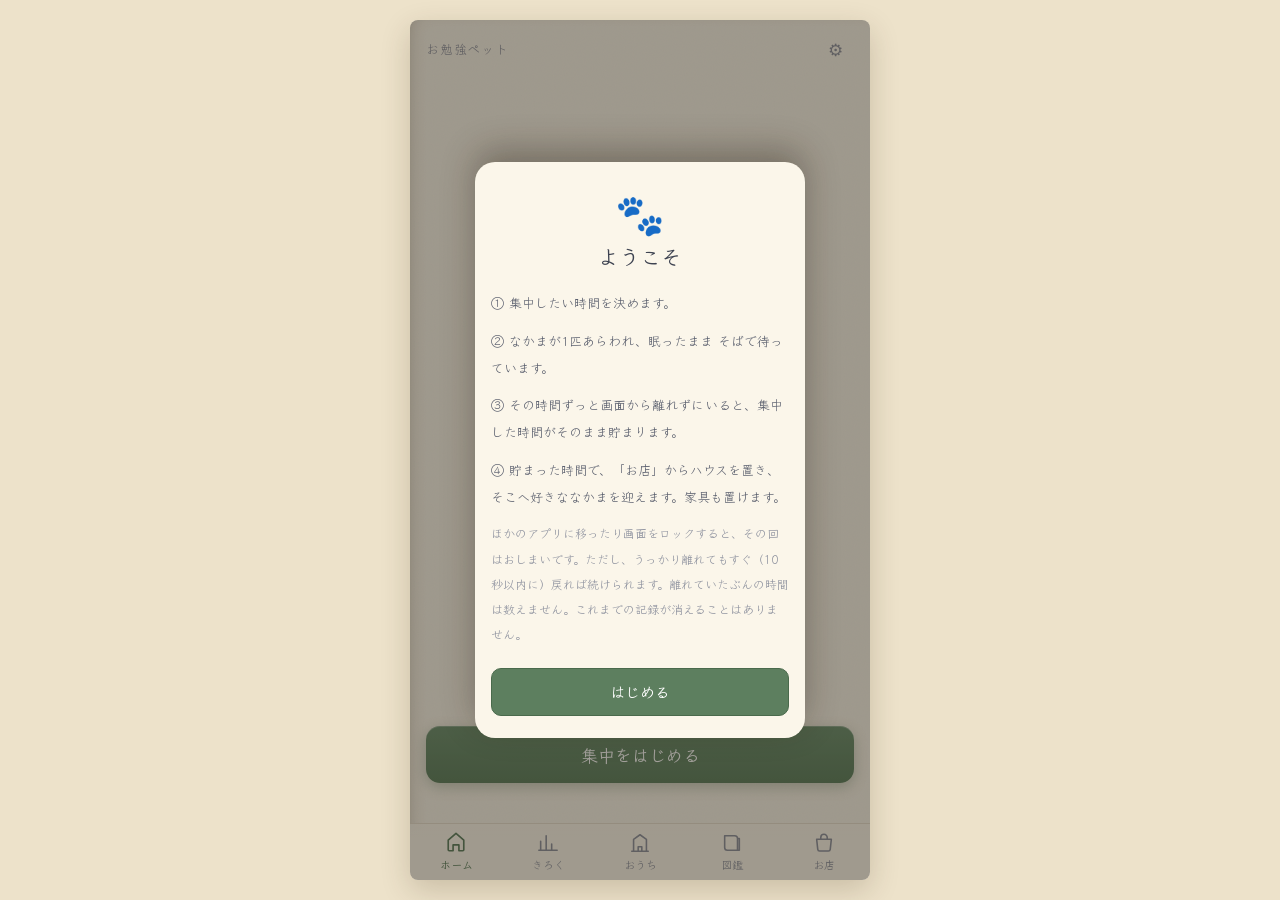
<file: index.html>
<!doctype html>
<html lang="ja">
<head>
<meta charset="utf-8">
<meta name="viewport" content="width=device-width, initial-scale=1, viewport-fit=cover">
<title>お勉強ペット</title>
<meta name="description" content="決めた時間だけ集中する。やりきると、なかまがおうちに増えていく。">
<link rel="manifest" href="manifest.webmanifest?v=2">
<link rel="apple-touch-icon" href="apple-touch-icon.png?v=2">
<!-- iPhoneでホーム画面に追加するときの名前。manifestのshort_nameより優先され、
     HTMLはネット優先で配るので、名前を変えたときすぐ反映される -->
<meta name="apple-mobile-web-app-title" content="お勉強ペット">
<meta name="apple-mobile-web-app-capable" content="yes">
<meta name="apple-mobile-web-app-status-bar-style" content="black-translucent">
<meta name="theme-color" content="#fbf6ea">
<style>
  @import url('fonts/fonts.css');
  @font-face { font-family: 'system-fallback'; src: local(''); }

  :root {
    /* 紙 */
    --paper:    #fbf6ea;
    --paper-2:  #f5eddb;
    --paper-3:  #ede2ca;
    --edge:     rgba(122, 102, 62, 0.16);
    --edge-2:   rgba(122, 102, 62, 0.30);
    /* 墨 */
    --ink:      #3d4250;
    --ink-2:    #575c6b;
    --ink-3:    #8d919e;
    --ink-4:    rgba(122, 126, 140, 0.45);
    /* 色 */
    --accent:   #5d7f5f;
    --accent-d: #4a6a4c;
    --accent-l: #86a878;
    --gold:     #a8822f;
    --warm:     #bd6f5f;
    /* 家具の輪郭。太い濃い線でかたちを立たせる */
    --line:     #3f342c;
    /* 文字寸 */
    --t-xs: 11px; --t-sm: 12px; --t-md: 13px; --t-base: 15px;
    --t-lg: 17px; --t-xl: 21px; --t-num: 44px;
    /* 余白 */
    --s1: 4px; --s2: 8px; --s3: 12px; --s4: 16px; --s5: 22px; --s6: 30px; --s7: 40px;
    /* 角 */
    --r-sm: 10px; --r-md: 14px; --r-lg: 20px; --r-full: 999px;
    /* 影 */
    --sh-1: 0 1px 2px rgba(80, 62, 30, 0.06);
    --sh-2: 0 3px 10px rgba(80, 62, 30, 0.10);
    --sh-3: 0 10px 30px rgba(60, 46, 20, 0.20);
    --ease: cubic-bezier(0.22, 0.61, 0.36, 1);
  }

  * { box-sizing: border-box; -webkit-tap-highlight-color: transparent; }
  html, body { height: 100%; overflow: hidden; }
  /* iOSは入力欄にフォーカスすると、キーボードを避けるためページごとスクロールする。
     閉じても位置が戻らず画面が固まったように見えるので、body自体を固定して
     そもそもスクロールできないようにする */
  body {
    position: fixed;
    inset: 0;
    margin: 0;
    font-family: 'Klee One', 'system-fallback', sans-serif;
    background: var(--paper-3);
    color: var(--ink-2);
    display: flex;
    align-items: center;
    justify-content: center;
    -webkit-user-select: none;
    user-select: none;
    line-height: 1.6;
  }
  button { font-family: inherit; line-height: inherit; }

  /* ============ 本体の枠（紙） ============ */
  .book { position: relative; width: min(100vw, 460px); height: min(100vh, 860px); }
  @supports (height: 100dvh) {
    /* dvh は今まさに見えている高さ。キーボードが出ても はみ出さない */
    .book { height: min(100dvh, 860px); }
  }
  .paper {
    position: absolute; inset: 0;
    background-color: var(--paper);
    background-image:
      url("data:image/svg+xml;utf8,%3Csvg xmlns='http://www.w3.org/2000/svg' width='120' height='120'%3E%3Cfilter id='n'%3E%3CfeTurbulence type='fractalNoise' baseFrequency='0.9' numOctaves='2'/%3E%3CfeColorMatrix values='0 0 0 0 0.42 0 0 0 0 0.38 0 0 0 0 0.32 0 0 0 0.045 0'/%3E%3C/filter%3E%3Crect width='120' height='120' filter='url(%23n)'/%3E%3C/svg%3E");
    box-shadow: inset 10px 0 20px -16px rgba(90, 70, 40, 0.45), var(--sh-3);
    overflow: hidden;
    display: flex;
    flex-direction: column;
  }
  @media (min-width: 480px) { .paper { border-radius: 8px; } }

  /* ============ 上部バー ============ */
  .app-head {
    flex: none;
    display: flex; align-items: center; justify-content: space-between;
    padding: calc(10px + env(safe-area-inset-top, 0px)) var(--s4) 6px;
  }
  .app-head .brand { font-size: var(--t-md); color: var(--ink-3); letter-spacing: 0.06em; }
  .icon-btn {
    width: 38px; height: 38px;
    display: grid; place-items: center;
    font-size: var(--t-lg);
    color: var(--ink-3);
    background: transparent;
    border: none;
    border-radius: var(--r-full);
    cursor: pointer;
    transition: background 0.15s var(--ease), color 0.15s var(--ease);
  }
  .icon-btn:active { background: var(--paper-3); color: var(--ink-2); }

  /* ============ ビュー切替 ============ */
  /* z-index:0 で重なりの土台をつくる。こうしないと、部屋のなかまに付けた
     大きなz-index（奥行きを出すために座標から決めている）がシートより前に出てしまう */
  .views { flex: 1; position: relative; min-height: 0; z-index: 0; }
  .view {
    position: absolute; inset: 0;
    overflow-y: auto;
    -webkit-overflow-scrolling: touch;
    padding: 0 var(--s4) var(--s7);   /* 最後の要素が下タブに隠れないだけの余白 */
    display: none;
  }
  .view.on { display: block; }
  .view.center { display: none; }
  .view.center.on { display: flex; flex-direction: column; }
  /* 部屋が残りの高さいっぱいに広がる画面。ふつうの端末ではスクロールしない。
     ただし横向きなど画面が低いときは、部屋を潰さず最低限の高さを保ち、
     スクロールで下まで届くようにする（届かないほうが困る） */
  .view.fill { display: none; }
  .view.fill.on { display: flex; flex-direction: column; }
  .view.fill { overflow-y: auto; padding-bottom: var(--s3); }
  .view.fill .room-scene { min-height: 300px; }

  .view-title { margin: var(--s2) 0 var(--s4); font-size: var(--t-xl); color: var(--ink); font-weight: 600; }
  .view-sub { margin: -12px 0 var(--s4); font-size: var(--t-sm); color: var(--ink-3); }

  /* ============ 下部タブ ============ */
  .tabbar {
    flex: none;
    display: flex;
    border-top: 1px solid var(--edge);
    background: linear-gradient(to top, var(--paper) 70%, rgba(251, 246, 234, 0.86));
    padding-bottom: env(safe-area-inset-bottom, 0px);
    backdrop-filter: blur(6px);
  }
  .tab {
    flex: 1;
    display: flex; flex-direction: column; align-items: center; gap: 2px;
    padding: 8px 2px 6px;
    min-height: 52px;
    font-size: var(--t-xs);
    color: var(--ink-3);
    background: none; border: none;
    cursor: pointer;
    transition: color 0.18s var(--ease);
  }
  .tab svg { width: 22px; height: 22px; stroke: currentColor; fill: none; stroke-width: 1.7; stroke-linecap: round; stroke-linejoin: round; transition: transform 0.22s var(--ease); }
  .tab.on { color: var(--accent); font-weight: 600; }
  .tab.on svg { transform: translateY(-1px) scale(1.06); }
  .tab:active svg { transform: scale(0.9); }

  /* ============ ホーム ============ */
  .home-hero {
    flex: 1;
    display: flex; flex-direction: column;
    align-items: center; justify-content: center;
    gap: var(--s6);
    /* 画面が高いときに上下へ間延びしすぎないよう、余白の上限を決めておく */
    padding: clamp(var(--s4), 6vh, 56px) 0;
    min-height: 0;
  }
  .dial-pet svg { animation: petBob 3.4s ease-in-out infinite; }
  .dial { position: relative; width: min(70vw, 262px); aspect-ratio: 1; flex: none; }
  .dial svg { width: 100%; height: 100%; transform: rotate(-90deg); display: block; }
  .dial .track { fill: none; stroke: var(--paper-3); stroke-width: 13; }
  .dial .fill {
    fill: none; stroke: url(#dialGrad); stroke-width: 13; stroke-linecap: round;
    transition: stroke-dashoffset 0.8s var(--ease);
  }
  .dial-inner {
    position: absolute; inset: 0;
    display: flex; flex-direction: column; align-items: center; justify-content: center; gap: 2px;
  }
  .dial-pet { width: 68px; height: 84px; }
  .dial-pet svg { width: 100%; height: 100%; transform: none; filter: drop-shadow(0 3px 4px rgba(60, 45, 25, 0.18)); }
  .dial-pet.empty {
    display: grid; place-items: center;
    font-size: 30px; color: var(--ink-4);
  }
  .dial-num { font-size: 32px; font-weight: 700; color: var(--ink); font-variant-numeric: tabular-nums; line-height: 1.1; }
  .dial-num small { font-size: var(--t-md); font-weight: 400; color: var(--ink-3); margin-left: 2px; }
  .dial-cap { font-size: var(--t-xs); color: var(--ink-3); letter-spacing: 0.08em; }

  .week { display: flex; gap: 6px; width: 100%; max-width: 300px; flex: none; }
  .week-day { flex: 1; display: flex; flex-direction: column; align-items: center; gap: 5px; }
  .week-day .wd-label { font-size: 10px; color: var(--ink-3); }
  .week-day .wd-dot {
    width: 100%; max-width: 30px; aspect-ratio: 1;
    border-radius: var(--r-full);
    background: var(--paper-3);
    border: 1px solid var(--edge);
    display: grid; place-items: center;
    font-size: 9px; color: transparent;
    transition: background 0.3s var(--ease);
  }
  .week-day.done .wd-dot { background: var(--accent-l); border-color: var(--accent); }
  .week-day.full .wd-dot { background: var(--accent); border-color: var(--accent-d); }
  .week-day.today .wd-label { color: var(--ink); font-weight: 700; }
  .week-day.today .wd-dot { box-shadow: 0 0 0 2px var(--paper), 0 0 0 3.5px var(--edge-2); }

  .streak { font-size: var(--t-md); color: var(--ink-2); text-align: center; flex: none; min-height: 1.6em; }
  .streak b { color: var(--gold); font-size: var(--t-lg); }

  .home-foot { flex: none; padding-top: var(--s2); }

  /* ============ ボタン ============ */
  .btn-primary {
    display: block; width: 100%;
    padding: 15px;
    font-size: var(--t-lg); font-weight: 600;
    color: #fff;
    background: linear-gradient(180deg, #6d9070, var(--accent));
    border: none; border-radius: var(--r-md);
    box-shadow: 0 4px 14px rgba(80, 110, 80, 0.32), inset 0 1px 0 rgba(255, 255, 255, 0.22);
    cursor: pointer;
    transition: transform 0.12s var(--ease), box-shadow 0.12s var(--ease);
  }
  .btn-primary:active { transform: translateY(2px); box-shadow: 0 2px 6px rgba(80, 110, 80, 0.3); }
  .btn-quiet {
    padding: 11px var(--s4);
    font-size: var(--t-base);
    color: var(--ink-2);
    background: var(--paper-2);
    border: 1px solid var(--edge);
    border-radius: var(--r-sm);
    cursor: pointer;
    transition: background 0.15s var(--ease);
  }
  .btn-quiet:active { background: var(--paper-3); }
  .btn-danger { color: var(--warm); }

  /* ============ シート（下から出るモーダル） ============ */
  .modal {
    position: absolute; inset: 0; z-index: 30;
    display: flex; align-items: flex-end;
    background: rgba(34, 27, 15, 0);
    visibility: hidden;
    transition: background 0.26s var(--ease), visibility 0s linear 0.26s;
  }
  .modal.show { visibility: visible; background: rgba(34, 27, 15, 0.42); transition-delay: 0s; }
  .sheet {
    width: 100%; max-height: 86%;
    overflow-y: auto;
    background: var(--paper);
    border-radius: var(--r-lg) var(--r-lg) 0 0;
    padding: var(--s5) var(--s4) calc(var(--s5) + env(safe-area-inset-bottom, 0px));
    box-shadow: 0 -12px 34px rgba(30, 22, 10, 0.32);
    transform: translateY(102%);
    transition: transform 0.3s var(--ease);
  }
  .modal.show .sheet { transform: translateY(0); }
  .sheet::before {
    content: ''; display: block; width: 38px; height: 4px; margin: -8px auto var(--s4);
    background: var(--edge-2); border-radius: var(--r-full);
  }
  .sheet h2 { margin: 0 0 var(--s1); font-size: var(--t-xl); color: var(--ink); font-weight: 600; }
  .sheet .sub { margin: 0 0 var(--s4); font-size: var(--t-sm); color: var(--ink-3); line-height: 1.7; }
  .sheet-btns { display: flex; gap: var(--s2); align-items: center; margin-top: var(--s5); }
  .sheet-btns .spacer { flex: 1; }
  .sheet-btns .primary {
    background: var(--accent); border-color: var(--accent-d); color: #fff; font-weight: 600;
  }

  /* 中央に出るカード型モーダル */
  .modal.mid { align-items: center; justify-content: center; padding: var(--s4); }
  .modal.mid .sheet {
    width: min(88%, 330px); max-height: 84%;
    border-radius: var(--r-lg);
    text-align: center;
    transform: scale(0.9); opacity: 0;
    transition: transform 0.28s var(--ease), opacity 0.2s var(--ease);
  }
  .modal.mid.show .sheet { transform: scale(1); opacity: 1; }
  .modal.mid .sheet::before { display: none; }

  /* ============ チップ群 ============ */
  .chips { display: flex; gap: var(--s2); flex-wrap: wrap; }
  .chips button {
    flex: 1 1 auto; min-width: 66px;
    padding: 13px 6px;
    font-size: var(--t-base);
    color: var(--ink-2);
    background: var(--paper-2);
    border: 1.5px solid var(--edge);
    border-radius: var(--r-sm);
    cursor: pointer;
    transition: all 0.16s var(--ease);
  }
  .chips button.active {
    background: var(--accent); border-color: var(--accent-d); color: #fff; font-weight: 600;
    box-shadow: 0 2px 8px rgba(80, 110, 80, 0.28);
  }
  .chips.grid2 { display: grid; grid-template-columns: 1fr 1fr; }
  .field-row { display: flex; align-items: center; gap: var(--s2); margin-top: var(--s3); }
  .field-row input {
    width: 84px; padding: 11px;
    font-family: inherit; font-size: var(--t-lg); text-align: center;
    color: var(--ink-2);
    background: var(--paper-2);
    border: 1.5px solid var(--edge); border-radius: var(--r-sm);
  }
  .field-row input::placeholder { color: var(--ink-4); font-size: var(--t-md); }
  .field-row span { font-size: var(--t-md); color: var(--ink-3); }
  .text-input {
    width: 100%; padding: 13px;
    font-family: inherit; font-size: var(--t-lg);
    color: var(--ink-2);
    background: var(--paper-2);
    border: 1.5px solid var(--edge); border-radius: var(--r-sm);
  }
  .label { font-size: var(--t-sm); color: var(--ink-3); margin: var(--s4) 0 var(--s2); }

  /* ---- なかまの札（タップしたときのシート）---- */
  .name-head { display: flex; align-items: center; gap: var(--s3); margin-bottom: var(--s3); }
  .name-pet { width: 64px; height: 73px; flex: none; }
  .name-pet svg { width: 100%; height: 100%; display: block; filter: drop-shadow(0 1px 2px rgba(60, 45, 25, 0.3)); }
  .name-head-txt { min-width: 0; }
  .name-facts {
    background: var(--paper-2);
    border: 1px solid var(--edge);
    border-radius: var(--r-sm);
    padding: var(--s3);
    font-size: var(--t-md);
    line-height: 1.9;
    color: var(--ink-2);
  }
  .name-facts .nf-row { display: flex; justify-content: space-between; gap: var(--s3); }
  .name-facts .nf-key { color: var(--ink-3); flex: none; }
  .name-facts .nf-val { text-align: right; }
  /* 改名はめったにしないので、小さく控えめに置く */
  .name-edit {
    display: block; margin: var(--s3) auto 0;
    padding: 7px 14px;
    font-size: var(--t-sm);
    color: var(--ink-3);
    background: none;
    border: 1px solid var(--edge);
    border-radius: var(--r-full);
    cursor: pointer;
  }
  .name-edit:active { background: var(--paper-3); }
  #nameEditBox { margin-top: var(--s3); }

  /* ============ 知らせ ============ */
  .toast {
    position: fixed; left: 50%; z-index: 90;
    top: calc(12px + env(safe-area-inset-top, 0px));
    padding: 9px 18px;
    font-size: var(--t-md);
    color: var(--paper);
    background: rgba(56, 46, 28, 0.92);
    border-radius: var(--r-full);
    box-shadow: var(--sh-2);
    opacity: 0; pointer-events: none;
    transform: translate(-50%, -12px);
    transition: opacity 0.25s var(--ease), transform 0.25s var(--ease);
  }
  .toast.show { opacity: 1; transform: translate(-50%, 0); }

  .empty-state {
    padding: var(--s7) var(--s5);
    text-align: center;
    font-size: var(--t-md);
    line-height: 2.1;
    color: var(--ink-3);
  }
  .empty-state .es-icon { font-size: 34px; opacity: 0.4; display: block; margin-bottom: var(--s3); }

  @media (prefers-reduced-motion: reduce) {
    * { animation-duration: 0.001s !important; transition-duration: 0.001s !important; }
  }
  /* ============ 集中中の全画面 ============ */
  .session {
    position: fixed; inset: 0; z-index: 50;
    display: none;
    flex-direction: column; align-items: center; justify-content: center;
    padding: calc(env(safe-area-inset-top, 0px) + var(--s5)) var(--s5) calc(env(safe-area-inset-bottom, 0px) + var(--s5));
    background: var(--sess-bg, linear-gradient(180deg, #2f3b46, #46505a));
    transition: background 2.4s linear;
    color: #fff;
  }
  .session.show { display: flex; }
  .sess-ring { position: relative; width: min(74vw, 290px); aspect-ratio: 1; }
  .sess-ring svg.ring { width: 100%; height: 100%; transform: rotate(-90deg); display: block; }
  .sess-ring .track { fill: none; stroke: rgba(255, 255, 255, 0.16); stroke-width: 6; }
  .sess-ring .fill {
    fill: none; stroke: rgba(255, 255, 255, 0.9); stroke-width: 6; stroke-linecap: round;
    transition: stroke-dashoffset 1s linear;
  }
  .sess-pet {
    position: absolute; inset: 0;
    display: grid; place-items: center;
  }
  .sess-pet svg { width: 48%; height: 48%; filter: drop-shadow(0 6px 10px rgba(0, 0, 0, 0.3)); }
  .sess-time {
    margin-top: var(--s5);
    font-size: var(--t-num); font-weight: 700;
    font-variant-numeric: tabular-nums;
    letter-spacing: 0.02em;
    text-shadow: 0 2px 8px rgba(0, 0, 0, 0.2);
  }
  .sess-label { font-size: var(--t-md); opacity: 0.72; margin-top: -2px; }
  .sess-note {
    margin-top: var(--s6);
    font-size: var(--t-sm); opacity: 0.6;
    text-align: center; line-height: 1.9; max-width: 250px;
  }
  .sess-give-up {
    margin-top: var(--s5);
    padding: 12px 26px;
    font-size: var(--t-md);
    color: rgba(255, 255, 255, 0.72);
    background: rgba(255, 255, 255, 0.1);
    border: 1px solid rgba(255, 255, 255, 0.2);
    border-radius: var(--r-full);
    cursor: pointer;
  }
  .sess-give-up:active { background: rgba(255, 255, 255, 0.18); }
  /* なでたときに ふわっと浮かぶハート */
  .sess-heart {
    position: absolute; z-index: 2;
    font-size: 20px; pointer-events: none;
    animation: heartFloat 1.5s ease-out forwards;
  }
  @keyframes heartFloat {
    0%   { transform: translate(-50%, 0) scale(0.5); opacity: 0; }
    22%  { transform: translate(-50%, -14px) scale(1.1); opacity: 1; }
    100% { transform: translate(-50%, -74px) scale(0.85); opacity: 0; }
  }
  .sess-pet { cursor: pointer; }
  .sess-pet.pat svg { animation: petPat 0.5s ease-out; }
  @keyframes petPat {
    0%, 100% { transform: scale(1) rotate(0); }
    30%      { transform: scale(1.06) rotate(-3deg); }
    65%      { transform: scale(0.98) rotate(3deg); }
  }
  /* 途中の出来事や節目を、静かに1行で知らせる */
  .sess-caption {
    margin-top: var(--s5);
    min-height: 3.2em;
    font-size: var(--t-md);
    text-align: center; line-height: 1.9; max-width: 260px;
    opacity: 0.55;
    transition: opacity 0.9s var(--ease);
  }
  .sess-caption.fade { opacity: 0; }
  .sess-caption b { display: block; font-weight: 600; opacity: 0.95; }
  .sess-pats {
    margin-top: 2px; font-size: var(--t-xs); opacity: 0.4;
    min-height: 1.4em;
  }
  /* 音の入切。画面を離れずに触れるものが1つあると、間がもつ */
  .sess-sound {
    position: absolute; z-index: 3;
    top: calc(env(safe-area-inset-top, 0px) + 12px);
    right: 14px;
    width: 42px; height: 42px;
    display: grid; place-items: center;
    font-size: 17px;
    color: rgba(255, 255, 255, 0.75);
    background: rgba(255, 255, 255, 0.1);
    border: 1px solid rgba(255, 255, 255, 0.2);
    border-radius: var(--r-full);
    cursor: pointer;
  }
  .sess-sound:active { background: rgba(255, 255, 255, 0.2); }
  .sess-sound.on { color: #fff; background: rgba(255, 255, 255, 0.22); }

  .sess-warn {
    position: absolute; left: 50%; transform: translateX(-50%);
    top: calc(env(safe-area-inset-top, 0px) + 16px);
    padding: 9px 18px;
    font-size: var(--t-md);
    color: #fff;
    background: rgba(189, 111, 95, 0.94);
    border-radius: var(--r-full);
    opacity: 0; transition: opacity 0.3s var(--ease);
    pointer-events: none;
  }
  .sess-warn.show { opacity: 1; }

  /* ============ きろく ============ */
  .stat-row { display: grid; grid-template-columns: repeat(3, 1fr); gap: var(--s2); }
  .stat {
    background: var(--paper-2);
    border: 1px solid var(--edge);
    border-radius: var(--r-md);
    padding: var(--s3) var(--s2);
    text-align: center;
  }
  .stat .st-label { font-size: 10px; color: var(--ink-3); letter-spacing: 0.06em; }
  .stat .st-value { font-size: var(--t-xl); font-weight: 700; color: var(--ink); font-variant-numeric: tabular-nums; line-height: 1.3; }
  .stat .st-value small { font-size: var(--t-sm); font-weight: 400; color: var(--ink-3); }

  .card {
    background: var(--paper-2);
    border: 1px solid var(--edge);
    border-radius: var(--r-md);
    padding: var(--s4);
    margin-top: var(--s3);
  }
  .card h3 { margin: 0 0 var(--s3); font-size: var(--t-md); color: var(--ink-3); font-weight: 400; letter-spacing: 0.06em; }

  .bars { display: flex; align-items: flex-end; gap: 6px; height: 116px; }
  .bar-col { flex: 1; display: flex; flex-direction: column; align-items: center; justify-content: flex-end; height: 100%; gap: 5px; }
  .bar-col .bc-min { font-size: 9px; color: var(--ink-3); font-variant-numeric: tabular-nums; min-height: 1.2em; }
  .bar-col .bc-bar {
    width: 100%; max-width: 26px;
    border-radius: 5px 5px 2px 2px;
    background: linear-gradient(180deg, var(--accent-l), var(--accent));
    min-height: 3px;
    transition: height 0.6s var(--ease);
  }
  .bar-col .bc-bar.zero { background: var(--paper-3); border: 1px solid var(--edge); }
  .bar-col .bc-day { font-size: 10px; color: var(--ink-3); }
  .bar-col.today .bc-day { color: var(--ink); font-weight: 700; }

  .log-list { display: flex; flex-direction: column; gap: 2px; }
  .log-row {
    display: flex; align-items: center; gap: var(--s3);
    padding: 8px 2px;
    border-bottom: 1px solid var(--edge);
  }
  .log-row:last-child { border-bottom: none; }
  .log-row .lr-pet { width: 33px; height: 37px; flex: none; }
  .log-row .lr-pet svg { width: 100%; height: 100%; filter: drop-shadow(0 1px 1.5px rgba(60, 45, 25, 0.3)); }
  .log-row .lr-main { flex: 1; min-width: 0; }
  .log-row .lr-name { font-size: var(--t-md); color: var(--ink); font-weight: 600; }
  .log-row .lr-meta { font-size: var(--t-xs); color: var(--ink-3); }
  .log-row .lr-min { font-size: var(--t-sm); color: var(--gold); font-variant-numeric: tabular-nums; flex: none; }

  /* ============ 図鑑・家具のカード ============ */
  .grid {
    display: grid;
    grid-template-columns: repeat(auto-fill, minmax(96px, 1fr));
    gap: var(--s2);
  }
  .g-card {
    background: var(--paper-2);
    border: 1px solid var(--edge);
    border-radius: var(--r-md);
    padding: var(--s3) var(--s1) var(--s2);
    text-align: center;
    display: flex; flex-direction: column; align-items: center; gap: 2px;
  }
  /* 白っぽい毛色（三毛猫・ペルシャなど）は紙の地に溶けてしまうので、うすい影で輪郭を出す */
  .g-card svg { width: 59px; height: 66px; filter: drop-shadow(0 1px 1.5px rgba(60, 45, 25, 0.34)); }
  .g-card.locked svg { filter: grayscale(1) brightness(0.86); opacity: 0.42; }
  /* 毛色をえらぶシートでは、まだ迎えていない子も本当の色で見せる（見比べて選ぶ場所なので） */
  #colorGrid .g-card.locked svg { filter: drop-shadow(0 1px 1.5px rgba(60, 45, 25, 0.34)); opacity: 0.92; }
  #colorGrid .g-card.locked .gc-name { color: var(--ink-2); }
  .g-card .gc-name { font-size: 10px; color: var(--ink-3); line-height: 1.35; min-height: 2.4em; padding: 0 2px; }
  .g-card.owned .gc-name { color: var(--ink); font-weight: 600; }
  .g-card .gc-mark { font-size: 10px; color: var(--accent); margin-top: auto; padding-top: 4px; }
  .g-card .gc-buy {
    width: calc(100% - 8px); margin-top: auto;
    padding: 7px 2px;
    font-size: 10px; color: #fff;
    background: var(--gold);
    border: none; border-radius: var(--r-sm);
    cursor: pointer;
  }
  .g-card .gc-buy:disabled { background: var(--paper-3); color: var(--ink-4); border: 1px solid var(--edge); }

  /* 図鑑の区切り見出し。ひと並びのなかで「品種」と「雑種の毛色」の境目を示す */
  .grid-head {
    grid-column: 1 / -1;
    display: flex; align-items: center; gap: var(--s2);
    margin: var(--s3) 0 2px;
    font-size: var(--t-sm); color: var(--ink-3); letter-spacing: 0.08em;
  }
  .grid-head:first-child { margin-top: 0; }
  /* 犬や鳥が増えても迷わないよう、まず種類でひとくくりにする */
  .species-head {
    font-size: 15px; color: var(--ink-1); margin: 22px 0 2px;
    padding-bottom: 6px; border-bottom: 1.5px solid var(--edge);
  }
  .species-head:first-child { margin-top: 0; }
  .species-head::after { display: none; }
  .species-head + .grid-head { margin-top: 10px; }
  /* お店の案内文。なぜ迎えられないのかを、品ぞろえの前に伝える */
  .grid-note {
    grid-column: 1 / -1; margin: 6px 0 0;
    font-size: var(--t-sm); color: var(--ink-3); line-height: 1.6;
  }
  .grid-note.warn {
    color: #8a5a3c; background: rgba(190, 130, 90, 0.1);
    border: 1px solid rgba(190, 130, 90, 0.28); border-radius: var(--r-sm);
    padding: 8px 10px;
  }
  .grid-head::after {
    content: ''; flex: 1; height: 1px; background: var(--edge);
  }
  .grid-head b { font-weight: 400; color: var(--ink-4); letter-spacing: 0; }

  /* 貯まった時間の帯 */
  .wallet {
    display: flex; align-items: center; justify-content: space-between;
    padding: 10px var(--s3);
    margin-bottom: var(--s3);
    background: var(--paper-2);
    border: 1px solid var(--edge);
    border-radius: var(--r-sm);
    font-size: var(--t-sm); color: var(--ink-3);
  }
  .wallet b { font-size: var(--t-lg); color: var(--gold); }

  /* ============ おうち（部屋） ============ */
  .room-tabs { display: flex; gap: var(--s1); margin-bottom: var(--s3); }
  .room-tabs button {
    flex: 1; min-width: 0;
    padding: 9px 1px;
    font-size: var(--t-xs);   /* 5部屋あるので、狭い端末でも「リビング」が省略されない字寸にする */
    white-space: nowrap; overflow: hidden; text-overflow: ellipsis;
    color: var(--ink-3);
    background: transparent;
    border: none; border-bottom: 2px solid transparent;
    cursor: pointer;
    transition: color 0.16s var(--ease), border-color 0.16s var(--ease);
  }
  .room-tabs button.active { color: var(--ink); font-weight: 600; border-bottom-color: var(--accent); }

  /* ハウスは部屋のなかに置くものになったので、棚ではなく重ねる層として扱う */
  .room-houses { position: absolute; inset: 0; }

  /* 部屋は残りの高さいっぱい。中身は絶対配置なので、min-height:0 で縮めるようにしておく */
  .room-scene { position: relative; overflow: hidden; border-radius: var(--r-md); box-shadow: var(--sh-1); flex: 1; min-height: 0; }
  /* ハウスは棚のカードではなく、部屋のなかに置いてあるものとして描く */
  .room-house-obj { position: absolute; cursor: pointer; text-align: center; }
  .room-house-obj .rh-art { width: 100%; margin: 0 auto; }
  .room-house-obj .rh-art svg { width: 100%; height: 100%; display: block; filter: drop-shadow(0 2px 3px rgba(60, 45, 25, 0.3)); }
  .room-house-obj .rh-cap {
    font-size: 9px; height: 12px; color: #5d4a2e; font-weight: 700;
    text-shadow: 0 1px 0 rgba(255, 255, 255, 0.65); line-height: 1.2;
    /* 1匹ぶんのハウスは幅が46pxしかなく、名前が2行に折れて絵から離れてしまう。
       はみ出させてでも1行に収める（真ん中ぞろえなので左右へ均等に出る） */
    white-space: nowrap;
  }
  .room-house-obj:active { transform: translateY(1px); }
  /* 部屋は1点透視の箱として描く。奥の壁・左右の壁・床の4面があると、
     置いたものが「床の上に立っている」ことが目で分かる。
     --wall-h（床が始まる高さ）と --bi（奥の壁が左右にせまくなる幅）はJSが入れる */
  .room-scene { --wall-h: 190px; --bi: 0px; }
  .room-wall, .room-side, .room-floor-bg { position: absolute; inset: 0; }
  .room-wall {
    background: var(--wall-bg);
    clip-path: polygon(var(--bi) 0, calc(100% - var(--bi)) 0,
                       calc(100% - var(--bi)) var(--wall-h), var(--bi) var(--wall-h));
  }
  /* 左右の壁。奥へ向かってすぼまる面なので、明るさを変えて奥の壁と見分ける */
  .room-side { background: var(--wall-bg); }
  .room-side.left {
    filter: brightness(0.945);
    clip-path: polygon(0 0, var(--bi) 0, var(--bi) var(--wall-h), 0 100%);
  }
  .room-side.right {
    filter: brightness(0.88);
    clip-path: polygon(100% 0, calc(100% - var(--bi)) 0,
                       calc(100% - var(--bi)) var(--wall-h), 100% 100%);
  }
  .room-floor-bg {
    background: var(--floor-bg);
    clip-path: polygon(var(--bi) var(--wall-h), calc(100% - var(--bi)) var(--wall-h),
                       100% 100%, 0 100%);
  }
  /* 床板。奥の一点へ集まる線をJSが引く。これがいちばん奥ゆきを感じさせる */
  .room-floor-lines { position: absolute; inset: 0; pointer-events: none; }
  .room-floor-lines svg { width: 100%; height: 100%; display: block; }
  /* 幅木。壁と床のつなぎ目にこれがあると、部屋が箱として立って見える */
  .room-baseboard {
    position: absolute; left: 0; right: 0; top: calc(var(--wall-h) - 9px); height: 9px;
    pointer-events: none; background: rgba(63, 52, 44, 0.17);
    border-bottom: 1.5px solid rgba(63, 52, 44, 0.3);
    clip-path: polygon(var(--bi) 0, calc(100% - var(--bi)) 0, calc(100% - var(--bi)) 100%, var(--bi) 100%);
  }
  /* 壁と床の境目に影を落として、床が奥へ続いて見えるようにする */
  .room-floor-shade {
    position: absolute; left: 0; right: 0; top: var(--wall-h); height: 46px;
    pointer-events: none;
    background: linear-gradient(180deg, rgba(60, 45, 25, 0.16), rgba(60, 45, 25, 0));
    clip-path: polygon(var(--bi) 0, calc(100% - var(--bi)) 0, 100% 100%, 0 100%);
  }
  .room-scene {
    --wall-bg: linear-gradient(180deg, #e9e0c8, #ddd0ae);
    --floor-bg: linear-gradient(180deg, #c4a06d, #cfae7d);
  }
  .room-scene.room-kitchen { --wall-bg: linear-gradient(180deg, #dce8e6, #c9dbd6); --floor-bg: linear-gradient(180deg, #c3d0cc, #d2dcd9); }
  .room-scene.room-bedroom { --wall-bg: linear-gradient(180deg, #e6dce8, #d8c9dd); --floor-bg: linear-gradient(180deg, #cdbad1, #dbcbde); }
  .room-scene.room-genkan { --wall-bg: linear-gradient(180deg, #e2ded2, #cfc7b4); --floor-bg: linear-gradient(180deg, #bdb59d, #cbc4ae); }

  /* 庭は屋外なので、壁と床ではなく空と芝生にする。空の色は窓の外と同じ変数を使う。
     囲まれた部屋ではないので、左右の壁・床板・境目の影は出さない */
  .room-scene.room-garden .room-side,
  .room-scene.room-garden .room-floor-lines,
  .room-scene.room-garden .room-baseboard,
  .room-scene.room-garden .room-floor-shade { display: none; }
  .room-scene.room-garden .room-wall {
    background: linear-gradient(180deg, var(--sky-top, #a9d6ea), var(--sky-bot, #dfeed8));
    transition: background 2s linear;
  }
  .room-scene.room-garden .room-floor-bg {
    background:
      repeating-linear-gradient(96deg, rgba(255, 255, 255, 0.07) 0 3px, transparent 3px 9px),
      repeating-linear-gradient(90deg, #8fbb6d 0, #8fbb6d 26px, #86b365 26px, #86b365 52px);
    filter: brightness(var(--land-lit, 1));
    transition: filter 2s linear;
  }
  .room-scene.room-garden .room-cloud,
  .room-scene.room-garden .room-hedge,
  .room-scene.room-garden .room-tree,
  .room-scene.room-garden .room-fence,
  .room-scene.room-garden .room-flowerbed,
  .room-scene.room-garden .room-pond {
    filter: brightness(var(--land-lit, 1));
    transition: filter 2s linear;
  }
  /* 庭の星。夜だけ見える */
  .room-garden-sky { position: absolute; top: 0; left: 0; right: 0; height: 190px; pointer-events: none; }

  /* 家具はぜんぶ自分で買って置くものにした。ここに残っているのは
     部屋そのもの（窓・ドア）と、庭の草木・空・芝生 */
  .room-window, .room-door, .room-rug,
  .room-sun, .room-cloud, .room-hedge, .room-fence,
  .room-tree, .room-flowerbed, .room-pond, .room-garden-sky { display: none; }
  .room-scene.room-garden .room-garden-sky,
  .room-scene.room-garden .room-sun,
  .room-scene.room-garden .room-cloud,
  .room-scene.room-garden .room-hedge,
  .room-scene.room-garden .room-fence,
  .room-scene.room-garden .room-tree,
  .room-scene.room-garden .room-flowerbed,
  .room-scene.room-garden .room-rug,
  .room-scene.room-garden .room-pond { display: block; }
  /* 窓は玄関と庭をのぞく部屋に出る。玄関は窓ではなくドア */
  .room-scene.room-living .room-window,
  .room-scene.room-kitchen .room-window,
  .room-scene.room-bedroom .room-window { display: block; }
  .room-scene.room-genkan .room-door { display: block; }

  /* ---- 窓の外（今の時刻に合わせた空）----
     空の色・太陽や月の位置は、JSが #roomScene に置く変数から受け取る。
     同じ変数を玄関のドアのガラスと、庭の空でも使う */
  .room-window {
    /* 窓は壁の上のほうに掛ける。壁の高さに合わせて大きさも変えないと、
       画面の低い端末で壁からはみ出して上が切れてしまう */
    position: absolute; top: calc(var(--wall-h) * 0.1); width: 80px; height: 94px;
    transform-origin: 50% 0; transform: scale(var(--wall-k, 1));
    border: 4px solid #f3ece0; border-radius: 5px;
    box-shadow: 0 2px 8px rgba(60, 45, 25, 0.2), inset 0 0 0 1px rgba(120, 100, 60, 0.18);
    overflow: hidden;
    background: #26324e;
  }
  /* 部屋ごとに家具とぶつからない場所へ置く */
  .room-scene.room-living .room-window { right: calc(var(--bi) + 18px); }
  .room-scene.room-kitchen .room-window { left: 50%; margin-left: -40px; }
  .room-scene.room-bedroom .room-window { left: 50%; margin-left: -40px; }

  .rw-sky {
    position: absolute; inset: 0;
    background: linear-gradient(180deg, var(--sky-top, #26324e), var(--sky-bot, #7fb8dd));
    transition: background 2s linear;
  }
  .rw-stars { position: absolute; inset: 0; opacity: var(--star-op, 0); transition: opacity 2s linear; }
  .rw-stars i {
    position: absolute; width: 2px; height: 2px; border-radius: 50%;
    background: #fff; box-shadow: 0 0 3px rgba(255, 255, 255, 0.9);
  }
  .rw-stars i:nth-child(1) { left: 16%; top: 14%; }
  .rw-stars i:nth-child(2) { left: 62%; top: 9%; }
  .rw-stars i:nth-child(3) { left: 38%; top: 26%; }
  .rw-stars i:nth-child(4) { left: 80%; top: 20%; width: 1.5px; height: 1.5px; }
  .rw-stars i:nth-child(5) { left: 25%; top: 40%; width: 1.5px; height: 1.5px; }
  .rw-stars i:nth-child(6) { left: 70%; top: 36%; }
  /* 太陽か月。時刻にあわせて弧を描くように動く */
  .rw-orb {
    position: absolute; width: 17px; height: 17px; border-radius: 50%;
    left: var(--orb-x, 50%); top: var(--orb-y, 30%);
    transform: translate(-50%, -50%);
    background: var(--orb-bg, #f7dd8a);
    box-shadow: 0 0 12px 3px var(--orb-glow, rgba(247, 221, 138, 0.6));
    transition: left 2s linear, top 2s linear, background 2s linear, box-shadow 2s linear;
  }
  /* 遠くの丘 */
  .rw-hill {
    position: absolute; left: -12%; right: -12%; bottom: -14px; height: 34px;
    background: radial-gradient(ellipse at 30% 100%, #4e7a52 0 60%, transparent 61%),
      radial-gradient(ellipse at 72% 100%, #436d48 0 55%, transparent 56%);
    filter: brightness(var(--land-lit, 1));
    transition: filter 2s linear;
  }
  /* 桟 */
  .rw-bars::before, .rw-bars::after { content: ''; position: absolute; background: rgba(243, 236, 224, 0.92); }
  .rw-bars::before { left: 50%; top: 0; bottom: 0; width: 3px; transform: translateX(-50%); }
  .rw-bars::after { top: 46%; left: 0; right: 0; height: 3px; }

  /* ---- 玄関のドア ---- */
  .room-door {
    /* ドアは床まで届いているのがあたりまえ。下端を床の線にそろえたうえで、
       壁の高さに合わせて縮める（縮む中心を下端にすると、床に着いたまま小さくなる） */
    position: absolute; left: 50%; margin-left: -46px;
    top: calc(var(--wall-h) - 161px);
    width: 92px; height: 152px;
    transform-origin: 50% 100%; transform: scale(var(--wall-k, 1));
    background: linear-gradient(100deg, #b58a5c, #a37a4e 55%, #96703f);
    border: 3px solid #7d5c38; border-radius: 4px 4px 2px 2px;
    box-shadow: 0 4px 10px rgba(60, 45, 25, 0.28), inset 0 0 0 6px rgba(255, 255, 255, 0.06);
  }
  /* ドアの上半分にはめたガラス。ここにも外の空が映る */
  .rd-pane {
    position: absolute; left: 14px; right: 14px; top: 14px; height: 58px;
    border: 3px solid #d8bb94; border-radius: 3px;
    overflow: hidden;
    background: #26324e;
  }
  .rd-pane .rw-orb { width: 12px; height: 12px; }
  .rd-knob {
    position: absolute; right: 11px; top: 50%; width: 10px; height: 10px;
    margin-top: -5px; border-radius: 50%;
    background: radial-gradient(circle at 35% 35%, #f3e3b0, #c9a24e);
    box-shadow: 0 1px 2px rgba(50, 35, 15, 0.5);
  }
  /* 下半分の彫り込み */
  .room-door::after {
    content: ''; position: absolute; left: 16px; right: 16px; top: 86px; bottom: 16px;
    border: 2px solid rgba(90, 66, 38, 0.5); border-radius: 3px;
  }
  /* ---- 庭 ---- */
  /* 庭の太陽（夜は月）。窓の外と同じ時刻から位置を決める。
     ただし庭の空は高さ190pxの帯なので、窓の%とは別に px でもらう */
  .room-sun {
    position: absolute; width: 38px; height: 38px;
    left: var(--orb-x, 76%); top: var(--orb-y-sky, 40px);
    transform: translate(-50%, -50%);
    background: var(--orb-bg, #f7dd8a); border-radius: 50%;
    box-shadow: 0 0 0 9px var(--orb-glow, rgba(247, 221, 138, 0.28)), 0 0 26px var(--orb-glow, rgba(247, 221, 138, 0.7));
    transition: left 2s linear, top 2s linear, background 2s linear, box-shadow 2s linear;
  }
  .room-cloud {
    position: absolute; height: 15px; border-radius: 999px;
    background: rgba(255, 255, 255, 0.85);
    animation: cloudDrift 46s linear infinite;
  }
  .room-cloud::before, .room-cloud::after {
    content: ''; position: absolute; bottom: 2px;
    background: rgba(255, 255, 255, 0.85); border-radius: 50%;
  }
  .room-cloud.c1 { top: 40px; left: 18px; width: 52px; animation-duration: 54s; }
  .room-cloud.c1::before { left: 9px; width: 20px; height: 20px; }
  .room-cloud.c1::after { left: 26px; width: 15px; height: 15px; }
  .room-cloud.c2 { top: 80px; left: 96px; width: 40px; animation-duration: 72s; animation-delay: -18s; opacity: 0.75; }
  .room-cloud.c2::before { left: 7px; width: 16px; height: 16px; }
  .room-cloud.c2::after { left: 21px; width: 12px; height: 12px; }
  /* 端で急に切れると雲に見えないので、出入りぎわは薄くする */
  @keyframes cloudDrift {
    0%   { transform: translateX(-70px); opacity: 0; }
    12%  { opacity: 0.85; }
    88%  { opacity: 0.85; }
    100% { transform: translateX(300px); opacity: 0; }
  }
  /* 遠くの生垣。空と芝生の境目をやわらげる */
  .room-hedge {
    position: absolute; left: -6px; right: -6px; top: 150px; height: 42px;
    background: radial-gradient(circle at 10px 22px, #6f9e57 0 13px, transparent 14px) repeat-x 0 0 / 26px 42px,
      linear-gradient(180deg, #6f9e57, #5e8b49);
    border-radius: 0 0 4px 4px;
  }
  /* 白い柵 */
  .room-fence {
    position: absolute; left: 0; right: 0; top: 178px; height: 26px;
    background:
      repeating-linear-gradient(90deg, #f5f0e2 0 7px, transparent 7px 22px),
      linear-gradient(180deg, transparent 6px, #f5f0e2 6px, #f5f0e2 10px, transparent 10px),
      linear-gradient(180deg, transparent 17px, #f5f0e2 17px, #f5f0e2 21px, transparent 21px);
    filter: drop-shadow(0 2px 2px rgba(60, 70, 40, 0.2));
  }
  /* 木。幹の上に葉のかたまりを3つ重ねる */
  .room-tree { position: absolute; right: 16px; top: 96px; width: 92px; height: 108px; }
  .room-tree::before {
    content: ''; position: absolute; bottom: 0; left: 41px; width: 12px; height: 46px;
    background: linear-gradient(90deg, #8a6a48, #a3805a); border-radius: 3px;
  }
  .room-tree::after {
    content: ''; position: absolute; top: 0; left: 16px; width: 62px; height: 62px;
    background: #6ea45f; border-radius: 50%;
    box-shadow: -14px 20px 0 -8px #7fb16c, 16px 22px 0 -6px #5f9450, 0 2px 6px rgba(50, 70, 40, 0.2);
  }
  /* 花壇。柵のすぐ下、なかまが歩く広場より上に置く */
  .room-flowerbed { position: absolute; left: 10px; top: 200px; width: 96px; height: 24px; }
  .room-flowerbed::before {
    content: ''; position: absolute; bottom: 0; left: 0; right: 0; height: 11px;
    background: #9a7550; border-radius: 6px; box-shadow: 0 2px 3px rgba(50, 60, 30, 0.18);
  }
  .room-flowerbed::after {
    content: ''; position: absolute; bottom: 7px; left: 7px; width: 8px; height: 8px;
    background: #e07a94; border-radius: 50%;
    box-shadow: 18px -3px 0 #f0c05a, 36px 1px 0 #d96f8c, 54px -4px 0 #e8b6d2, 72px 0 0 #f0c05a;
  }
  /* 池 */
  .room-pond {
    position: absolute; right: 14px; top: 198px; width: 78px; height: 32px;
    background: radial-gradient(ellipse at 40% 35%, #a8d8e6 0%, #7bbdd4 60%, #63a7c1 100%);
    border-radius: 50%;
    box-shadow: 0 0 0 3px #c7b48a, inset 0 3px 6px rgba(255, 255, 255, 0.45);
  }
  .room-pond::before, .room-pond::after {
    content: ''; position: absolute; border-radius: 50%;
    border: 1.5px solid rgba(255, 255, 255, 0.5);
  }
  .room-pond::before { left: 20px; top: 8px; width: 20px; height: 8px; }
  .room-pond::after { left: 44px; top: 18px; width: 12px; height: 6px; }

  /* 部屋の敷物はお店で買うラグにしたので、ここに残っているのは庭の芝生だけ。
     刈りそろえた広場で、なかまが遊ぶ場所の目印になる */
  .room-rug {
    position: absolute; left: 50%; top: 210px; bottom: 12px; transform: translateX(-50%);
    width: 92%; border-radius: 50%;
    background: radial-gradient(ellipse at center, #a2cb7d 0%, #a2cb7d 64%, #94c06e 65%, #94c06e 100%);
    box-shadow: 0 2px 5px rgba(50, 70, 40, 0.1);
  }

  /* 家具となかまは同じ面に置き、下にいるものほど手前に重ねる（奥行きを出すため） */
  .room-furniture { position: absolute; inset: 0; }
  .room-furn { position: absolute; cursor: pointer; }
  .room-furn svg { width: 100%; height: 100%; display: block; filter: drop-shadow(0 2px 3px rgba(60, 45, 25, 0.28)); }
  /* 指でつまんで動かせるようにする。touch-action を切らないと、
     引っぱったときにページのほうがスクロールしてしまう */
  .room-furn, .room-house-obj { touch-action: none; }
  .room-furn:active { transform: translateY(1px); }
  .room-furn.dragging, .room-house-obj.dragging {
    transition: none; opacity: 0.92; transform: none;
    filter: drop-shadow(0 8px 12px rgba(60, 45, 25, 0.42));
  }
  .room-pets { position: absolute; inset: 0; }
  /* 歩く速さは1匹ずつ違うので、移動にかかる時間は --walk-ms で個別に渡す */
  .room-pet {
    position: absolute; text-align: center; cursor: pointer; width: 58px;
    /* 奥へ行くほど小さく見せる。縮める中心は足もと（そこが床に着いている点）。
       上下左右の移動と同じ速さで大きさも変えないと、歩きながら伸び縮みして見える */
    transform-origin: 50% 57px;
    /* 跳ぶときは上下だけ効き方を変える。まっすぐ上がるのではなく、
       いったん台より高く上がってから、落ちるように乗る */
    transition: left var(--walk-ms, 1200ms) linear,
                top var(--walk-ms, 1200ms) var(--top-ease, linear),
                transform var(--walk-ms, 1200ms) linear, opacity 0.2s linear;
  }
  .room-pet .rp-fig {
    display: block; width: 57px; height: 57px; margin: 0 auto;
    animation: petBreathe 2.6s ease-in-out infinite;
    animation-delay: var(--pet-delay, 0s);
  }
  /* 進む向きに体を向ける。左へ行くときだけ左右反転する */
  .room-pet.flip .rp-fig { transform: scaleX(-1); }
  /* 歩いているあいだは、呼吸よりも速く上下にはずむ */
  .room-pet.jumping .rp-fig { animation: none; }
  .room-pet.walking .rp-fig { animation: petStep 0.42s ease-in-out infinite; }
  .room-pet.flip.walking .rp-fig { animation: petStepFlip 0.42s ease-in-out infinite; }
  .room-pet:active .rp-fig { animation: none; transform: scale(0.94); }
  .room-pet.flip:active .rp-fig { transform: scaleX(-1) scale(0.94); }
  .room-pet svg { width: 100%; height: 100%; display: block; filter: drop-shadow(0 3px 3px rgba(60, 45, 25, 0.25)); }
  /* 箱のなかに入っているあいだは、名前が箱の絵にかぶるので出さない */
  .room-pet.nesting .pc-name, .room-pet.nesting .pc-breed { visibility: hidden; }
  .room-pet .pc-name { font-size: 10px; color: #6b4a20; font-weight: 700; text-shadow: 0 1px 0 rgba(255, 255, 255, 0.6); line-height: 1.2; }
  .room-pet .pc-breed { font-size: 8px; color: #7a6a4a; line-height: 1.2; }
  @keyframes petBreathe { 0%, 100% { transform: translateY(0) scaleY(1); } 50% { transform: translateY(-2px) scaleY(1.02); } }
  @keyframes petStep { 0%, 100% { transform: translateY(0) rotate(-2deg); } 50% { transform: translateY(-4px) rotate(2deg); } }
  @keyframes petStepFlip { 0%, 100% { transform: scaleX(-1) translateY(0) rotate(2deg); } 50% { transform: scaleX(-1) translateY(-4px) rotate(-2deg); } }
  /* つめとぎ中は体をのばして前後にこする */
  .room-pet.scratching .rp-fig { animation: petScratch 0.5s ease-in-out infinite; }
  @keyframes petScratch {
    0%, 100% { transform: translateY(-4px) scaleY(1.08) rotate(-3deg); }
    50%      { transform: translateY(-7px) scaleY(1.12) rotate(3deg); }
  }
  /* けんか中は小刻みに揺れる。取っ組み合いは描かず、もくもくで隠す */
  .room-pet.squabbling .rp-fig { animation: petSquabble 0.2s ease-in-out infinite; }
  .room-pet.flip.squabbling .rp-fig { animation: petSquabbleFlip 0.2s ease-in-out infinite; }
  @keyframes petSquabble {
    0%, 100% { transform: translateX(-2px) rotate(-5deg); }
    50%      { transform: translateX(2px) rotate(5deg); }
  }
  @keyframes petSquabbleFlip {
    0%, 100% { transform: scaleX(-1) translateX(-2px) rotate(5deg); }
    50%      { transform: scaleX(-1) translateX(2px) rotate(-5deg); }
  }
  /* 勝った子は胸を張ってはずむ */
  .room-pet.won .rp-fig { animation: petWin 0.5s ease-in-out 2; }
  .room-pet.flip.won .rp-fig { animation: petWinFlip 0.5s ease-in-out 2; }
  @keyframes petWin {
    0%, 100% { transform: translateY(0) scale(1); }
    40%      { transform: translateY(-9px) scale(1.06); }
  }
  @keyframes petWinFlip {
    0%, 100% { transform: scaleX(-1) translateY(0) scale(1); }
    40%      { transform: scaleX(-1) translateY(-9px) scale(1.06); }
  }
  /* 負けた子はしゅんと縮む */
  .room-pet.lost .rp-fig { animation: petLose 0.55s ease-out forwards; }
  .room-pet.flip.lost .rp-fig { animation: petLoseFlip 0.55s ease-out forwards; }
  @keyframes petLose { to { transform: translateY(4px) scale(0.9); } }
  @keyframes petLoseFlip { to { transform: scaleX(-1) translateY(4px) scale(0.9); } }
  /* 勝ち負けのしるし */
  .room-mark {
    position: absolute; pointer-events: none;
    font-size: 13px; font-weight: 700; color: #6b5334;
    text-shadow: 0 1px 0 rgba(255, 255, 255, 0.75);
    animation: markRise 1.8s ease-out forwards;
  }
  @keyframes markRise {
    0%   { transform: translateY(4px); opacity: 0; }
    20%  { transform: translateY(-2px); opacity: 1; }
    100% { transform: translateY(-22px); opacity: 0; }
  }
  /* けんかのもくもく */
  .room-puff { position: absolute; width: 64px; height: 50px; pointer-events: none; }
  .room-puff svg { width: 100%; height: 100%; display: block; animation: puffShake 0.26s ease-in-out infinite; }
  .room-puff.pop { animation: puffPop 0.32s var(--ease); }
  @keyframes puffPop { from { transform: scale(0.35); opacity: 0; } to { transform: scale(1); opacity: 1; } }
  @keyframes puffShake {
    0%, 100% { transform: rotate(-4deg) scale(1); }
    50%      { transform: rotate(4deg) scale(1.07); }
  }
  /* ごはん中はうつむいて上下する */
  .room-pet.eating .rp-fig { animation: petEat 0.72s ease-in-out infinite; }
  @keyframes petEat {
    0%, 100% { transform: translateY(0) rotate(0); }
    50%      { transform: translateY(4px) scaleY(0.94); }
  }
  .tail {
    transform-box: view-box; transform-origin: 38px 55px;   /* 枠に余白を足したぶん(+1,+1)ずらす */
    animation: tailSway 1.7s ease-in-out infinite;
    animation-delay: var(--pet-delay, 0s);
  }
  @keyframes tailSway { 0%, 100% { transform: rotate(-6deg); } 50% { transform: rotate(7deg); } }
  /* 家具を置くときだけ出るマス目。なかまより前（なかまは足もとの高さで最大500）*/
  .room-grid { position: absolute; inset: 0; z-index: 600; }
  /* マスは床の一区画。奥ほどせまい台形になるので、形はJSが切り抜きで与える */
  .rg-cell {
    position: absolute; margin: 0; padding: 0; -webkit-appearance: none; appearance: none;
    background: rgba(255, 255, 255, 0.26); border: 1.5px dashed rgba(63, 52, 44, 0.42);
    cursor: pointer;
  }
  .rg-cell:active { background: rgba(255, 255, 255, 0.5); }
  .rg-cell.taken { background: rgba(63, 52, 44, 0.14); border-style: solid; opacity: 0.5; cursor: default; }
  /* 指で動かしている最中のマス目。たたく対象ではないので、指の下を素通りさせる */
  .rg-cell.drag { pointer-events: none; background: rgba(255, 255, 255, 0.12); }
  /* いま指がのっているマス。ここに置けるなら緑、ふさがっていれば赤 */
  .rg-cell.drag.drop {
    background: rgba(122, 178, 100, 0.5); border: 2.5px solid #4e8a3a; opacity: 1;
  }
  .rg-cell.drag.drop.no {
    background: rgba(202, 116, 100, 0.42); border-color: #b0604e;
  }
  .place-bar {
    position: absolute; left: 8px; right: 8px; top: 8px; z-index: 601;
    display: flex; align-items: center; gap: 10px;
    padding: 9px 10px 9px 13px; border-radius: 12px;
    background: rgba(255, 253, 248, 0.96); border: 1px solid var(--edge);
    box-shadow: 0 4px 14px rgba(63, 52, 44, 0.16);
    font-size: 13px; color: var(--ink-1);
  }
  .place-bar[hidden] { display: none; }
  .place-bar span { flex: 1; min-width: 0; }
  .place-bar button {
    flex: none; -webkit-appearance: none; appearance: none; cursor: pointer;
    padding: 6px 12px; border-radius: 999px;
    border: 1px solid var(--edge); background: var(--paper-3); color: var(--ink-2); font-size: 13px;
  }
  .room-empty {
    position: absolute; top: 218px; left: 0; right: 0;
    margin: 0; padding: 0 var(--s5);
    text-align: center; font-size: var(--t-md); line-height: 2; color: #6b5a3a;
    text-shadow: 0 1px 0 rgba(255, 255, 255, 0.5);
  }

  /* ペットSVGの内部パーツ */
  .pet-body { transform-box: fill-box; transform-origin: bottom center; transition: transform 0.5s ease; }
  .pet-eyes, .pet-zzz, .pet-heart, .pet-sleep { transition: opacity 0.5s ease; }

  @media (prefers-reduced-motion: reduce) {
    /* 上の全体指定は時間を詰めるだけなので、くり返し動くものは個別に止める
       （詰めただけだと、雲のような無限アニメーションは逆に高速でちらつく） */
    /* 詳細度で負けると止まらないので、動きのつく組み合わせを明示して打ち消す */
    .room-pet, .room-pet .rp-fig, .tail, .room-cloud,
    .room-pet.walking .rp-fig, .room-pet.flip.walking .rp-fig,
    .room-pet.scratching .rp-fig, .room-pet.eating .rp-fig,
    .room-pet.squabbling .rp-fig, .room-pet.flip.squabbling .rp-fig,
    .room-puff, .room-puff.pop, .room-puff svg { animation: none; }
    .room-cloud { opacity: 0.85; }
  }
</style>
</head>
<body>
<div class="toast" id="toast"></div>

<div class="book">
  <div class="paper">

    <div class="app-head">
      <span class="brand">お勉強ペット</span>
      <button type="button" class="icon-btn" id="settingsBtn" aria-label="設定">⚙</button>
    </div>

    <div class="views">

      <!-- ============ ホーム ============ -->
      <div class="view center on" id="viewHome">
        <div class="home-hero">
          <div class="dial">
            <svg viewBox="0 0 200 200" aria-hidden="true">
              <defs>
                <linearGradient id="dialGrad" x1="0" y1="0" x2="1" y2="1">
                  <stop offset="0%" stop-color="#86a878"/>
                  <stop offset="100%" stop-color="#5d7f5f"/>
                </linearGradient>
              </defs>
              <circle class="track" cx="100" cy="100" r="86"/>
              <circle class="fill" id="dialFill" cx="100" cy="100" r="86"/>
            </svg>
            <div class="dial-inner">
              <div class="dial-pet" id="dialPet"></div>
              <div class="dial-num" id="dialNum">0<small>分</small></div>
              <div class="dial-cap" id="dialCap">きょうの集中</div>
            </div>
          </div>

          <div class="week" id="weekStrip"></div>
          <div class="streak" id="streakLine"></div>
        </div>
        <div class="home-foot">
          <button type="button" class="btn-primary" id="startBtn">集中をはじめる</button>
        </div>
      </div>

      <!-- ============ きろく ============ -->
      <div class="view" id="viewRecord">
        <h2 class="view-title">きろく</h2>
        <div class="stat-row">
          <div class="stat"><div class="st-label">きょう</div><div class="st-value" id="statToday">-</div></div>
          <div class="stat"><div class="st-label">この7日</div><div class="st-value" id="statWeek">-</div></div>
          <div class="stat"><div class="st-label">つづけて</div><div class="st-value" id="statStreak">-</div></div>
        </div>
        <div class="card">
          <h3>この7日間</h3>
          <div class="bars" id="barChart"></div>
        </div>
        <div class="card">
          <h3>ぜんぶで</h3>
          <div class="stat-row">
            <div class="stat" style="background:transparent;border:none;padding:0"><div class="st-label">集中した時間</div><div class="st-value" id="statTotal">-</div></div>
            <div class="stat" style="background:transparent;border:none;padding:0"><div class="st-label">なかま</div><div class="st-value" id="statPets">-</div></div>
            <div class="stat" style="background:transparent;border:none;padding:0"><div class="st-label">いちばん長く</div><div class="st-value" id="statBest">-</div></div>
          </div>
        </div>
        <div class="card">
          <h3>さいきんの集中</h3>
          <div class="log-list" id="logList"></div>
        </div>
      </div>

      <!-- ============ おうち ============ -->
      <div class="view fill" id="viewHouse">
        <div class="room-tabs" id="roomTabs">
          <button type="button" data-room="genkan">玄関</button>
          <button type="button" class="active" data-room="living">リビング</button>
          <button type="button" data-room="kitchen">キッチン</button>
          <button type="button" data-room="bedroom">寝室</button>
          <button type="button" data-room="garden">庭</button>
        </div>
        <div class="room-scene room-living" id="roomScene">
          <div class="room-wall"></div>
          <div class="room-side left"></div>
          <div class="room-side right"></div>
          <div class="room-window">
            <div class="rw-sky"></div>
            <div class="rw-stars"><i></i><i></i><i></i><i></i><i></i><i></i></div>
            <div class="rw-orb"></div>
            <div class="rw-hill"></div>
            <div class="rw-bars"></div>
          </div>
          <div class="room-door">
            <div class="rd-pane">
              <div class="rw-sky"></div>
              <div class="rw-stars"><i></i><i></i><i></i></div>
              <div class="rw-orb"></div>
            </div>
            <div class="rd-knob"></div>
          </div>
          <div class="room-garden-sky"><div class="rw-stars"><i></i><i></i><i></i><i></i><i></i><i></i></div></div>
          <div class="room-sun"></div>
          <div class="room-cloud c1"></div>
          <div class="room-cloud c2"></div>
          <div class="room-floor-bg"></div>
          <div class="room-floor-lines" id="roomFloorLines"></div>
          <div class="room-floor-shade"></div>
          <div class="room-baseboard"></div>
          <!-- 生垣・木・柵は地面をまたいで立つので、床より後ろに書いて隠れないようにする -->
          <div class="room-hedge"></div>
          <div class="room-tree"></div>
          <div class="room-fence"></div>
          <div class="room-rug" id="roomRug"></div>
          <!-- 花壇と池は芝生の上に置くものなので、床と広場より後ろに書いて重ねる -->
          <div class="room-flowerbed"></div>
          <div class="room-pond"></div>
          <div class="room-houses" id="roomHouses"></div>
          <div class="room-furniture" id="roomFurniture"></div>
          <div class="room-pets" id="roomPets"></div>
          <div class="room-empty" id="roomEmpty" style="display:none;"></div>
          <!-- 家具を置くときだけ出るマス目。なかまより前に出す必要があるので同じ部屋のなかに置く -->
          <div class="room-grid" id="roomGrid" hidden></div>
          <div class="place-bar" id="placeBar" hidden>
            <span id="placeBarText"></span>
            <button type="button" id="placeCancel">とりやめ</button>
          </div>
        </div>
      </div>

      <!-- ============ 図鑑 ============ -->
      <div class="view" id="viewRoster">
        <h2 class="view-title">図鑑</h2>
        <div class="wallet">集めたなかま<b id="walletRoster">-</b></div>
        <div class="grid" id="rosterGrid"></div>
      </div>

      <!-- ============ お店 ============ -->
      <div class="view" id="viewShop">
        <h2 class="view-title">お店</h2>
        <div class="wallet">貯まった時間<b id="walletShop">-</b></div>
        <div class="grid" id="shopGrid"></div>
      </div>

    </div>

    <nav class="tabbar" id="tabbar">
      <button type="button" class="tab on" data-view="home">
        <svg viewBox="0 0 24 24"><path d="M12 3l8 7v10a1 1 0 0 1-1 1h-4v-6H9v6H5a1 1 0 0 1-1-1V10z"/></svg>
        <span>ホーム</span>
      </button>
      <button type="button" class="tab" data-view="record">
        <svg viewBox="0 0 24 24"><path d="M4 20V10M10 20V4M16 20v-7M22 20H2"/></svg>
        <span>きろく</span>
      </button>
      <button type="button" class="tab" data-view="house">
        <svg viewBox="0 0 24 24"><path d="M3 21h18M5 21V8l7-5 7 5v13M10 21v-5h4v5"/></svg>
        <span>おうち</span>
      </button>
      <button type="button" class="tab" data-view="roster">
        <svg viewBox="0 0 24 24"><path d="M4 4h11a3 3 0 0 1 3 3v13H7a3 3 0 0 1-3-3zM18 7h2v13H7"/></svg>
        <span>図鑑</span>
      </button>
      <button type="button" class="tab" data-view="shop">
        <svg viewBox="0 0 24 24"><path d="M4 8h16l-1.2 11a2 2 0 0 1-2 1.8H7.2a2 2 0 0 1-2-1.8zM8.5 8V6a3.5 3.5 0 0 1 7 0v2"/></svg>
        <span>お店</span>
      </button>
    </nav>

    <!-- ============ 時間を決める ============ -->
    <div class="modal" id="pickerModal">
      <div class="sheet">
        <h2>何分、集中しますか？</h2>
        <p class="sub" id="pickerNote">はじめたら、この画面のままでいてください。ほかのアプリに移ったり画面をロックすると、その回はおしまいです（すぐ戻れば続けられます）。</p>
        <div class="chips" id="durationChips">
          <button type="button" data-min="15">15分</button>
          <button type="button" data-min="25">25分</button>
          <button type="button" data-min="45">45分</button>
          <button type="button" data-min="60">60分</button>
          <button type="button" data-min="0">時間を決めない</button>
        </div>
        <div class="field-row" id="customRow">
          <input type="number" id="customMinutes" min="1" max="180" inputmode="numeric" placeholder="じゆう">
          <span>分（1〜180）</span>
        </div>
        <div class="sheet-btns">
          <button type="button" class="btn-quiet" id="pickerCancel">とじる</button>
          <span class="spacer"></span>
          <button type="button" class="btn-quiet primary" id="pickerStart">はじめる</button>
        </div>
      </div>
    </div>

    <!-- ============ 結果 ============ -->
    <div class="modal mid" id="resultModal">
      <div class="sheet" id="resultCard">
        <div id="resultPetSlot" style="height:96px"></div>
        <h2 id="resultTitle" style="margin-bottom:6px"></h2>
        <p class="sub" id="resultBody" style="margin-bottom:0"></p>
        <div class="sheet-btns" style="flex-direction:column;gap:var(--s2)">
          <button type="button" class="btn-quiet primary" id="resultAgain" style="width:100%">もう一回</button>
          <button type="button" class="btn-quiet" id="resultClose" style="width:100%">とじる</button>
        </div>
      </div>
    </div>

    <!-- ============ 設定 ============ -->
    <div class="modal" id="settingsModal">
      <div class="sheet">
        <h2>設定</h2>
        <p class="sub">お勉強ペットのこと</p>
        <div class="label">1日の目あて</div>
        <div class="chips" id="goalChips">
          <button type="button" data-goal="30">30分</button>
          <button type="button" data-goal="60">60分</button>
          <button type="button" data-goal="90">90分</button>
          <button type="button" data-goal="120">120分</button>
        </div>
        <div class="label">あそびかた</div>
        <p class="sub" style="margin-bottom:var(--s4)">時間を決めて集中をはじめると、なかまが1匹あらわれて そばで待っています。その時間ずっとこの画面から離れずにいると、集中した分だけ時間が貯まります。貯まった時間で「お店」からハウスを置き、そこへ好きななかまを迎えます。なかまはハウスに空きがないと迎えられません。家具も置いて、おうちをつくっていきます。</p>
        <div class="label">ひかえ（バックアップ）</div>
        <p class="sub" id="backupStatus" style="margin-bottom:var(--s2)"></p>
        <div style="display:flex;flex-direction:column;gap:var(--s2)">
          <button type="button" class="btn-quiet" id="exportBtn">ひかえをファイルに書き出す</button>
          <button type="button" class="btn-quiet" id="importBtn">ひかえファイルから戻す</button>
        </div>
        <input id="importInput" type="file" accept="application/json,.json" style="display:none">

        <div class="label">そのほか</div>
        <div style="display:flex;flex-direction:column;gap:var(--s2)">
          <button type="button" class="btn-quiet" id="howtoBtn">はじめの説明をもう一度みる</button>
          <button type="button" class="btn-quiet" id="privacyBtn">プライバシーポリシー</button>
          <button type="button" class="btn-quiet btn-danger" id="resetBtn">なかまと記録をぜんぶ消す</button>
        </div>
        <div class="sheet-btns">
          <span class="spacer"></span>
          <button type="button" class="btn-quiet primary" id="settingsClose">とじる</button>
        </div>
      </div>
    </div>

    <!-- ============ 名前をつける ============ -->
    <div class="modal" id="nameModal">
      <div class="sheet">
        <div class="name-head">
          <div class="name-pet" id="namePetSlot"></div>
          <div class="name-head-txt">
            <h2 id="nameTitle" style="margin:0 0 2px"></h2>
            <p class="sub" id="nameModalSub" style="margin:0"></p>
          </div>
        </div>
        <div class="name-facts" id="nameFacts"></div>
        <button type="button" class="name-edit" id="nameHouseBtn">🏠 すみかをかえる</button>
        <button type="button" class="name-edit" id="nameEditBtn">✏️ 名前をかえる</button>
        <div id="nameEditBox">
          <input type="text" id="nameInput" class="text-input" maxlength="12" placeholder="なまえ（空でもOK）">
        </div>
        <div class="sheet-btns">
          <button type="button" class="btn-quiet" id="nameCancel">とじる</button>
          <span class="spacer"></span>
          <button type="button" class="btn-quiet primary" id="nameSave">きめる</button>
        </div>
      </div>
    </div>

    <!-- ============ 置いてあるハウスをどうするか ============ -->
    <div class="modal" id="houseModal">
      <div class="sheet">
        <h2 id="houseTitle">ハウス</h2>
        <p class="sub" id="houseSub"></p>
        <div class="chips grid2">
          <button type="button" id="houseExpand">広げる</button>
          <button type="button" id="houseMove">動かす</button>
        </div>
        <div class="sheet-btns">
          <span class="spacer"></span>
          <button type="button" class="btn-quiet" id="houseClose">とじる</button>
        </div>
      </div>
    </div>

    <!-- ============ なかまをどのハウスに住まわせるか ============ -->
    <div class="modal" id="livesModal">
      <div class="sheet">
        <h2 id="livesTitle">どのハウスに住みますか？</h2>
        <p class="sub" id="livesSub"></p>
        <div class="chips" id="livesChips"></div>
        <div class="sheet-btns">
          <span class="spacer"></span>
          <button type="button" class="btn-quiet" id="livesClose">とじる</button>
        </div>
      </div>
    </div>

    <!-- ============ 置いてある家具をどうするか ============ -->
    <div class="modal" id="furnModal">
      <div class="sheet">
        <h2 id="furnTitle">家具</h2>
        <p class="sub">動かすか、しまうかをえらんでください。</p>
        <div class="chips grid2">
          <button type="button" id="furnMove">動かす</button>
          <button type="button" id="furnStore">しまう</button>
        </div>
        <div class="sheet-btns">
          <span class="spacer"></span>
          <button type="button" class="btn-quiet" id="furnClose">とじる</button>
        </div>
      </div>
    </div>

    <!-- ============ 毛色を選ぶ ============ -->
    <div class="modal" id="colorModal">
      <div class="sheet">
        <h2 id="colorTitle"></h2>
        <p class="sub" id="colorSub"></p>
        <div class="wallet">貯まった時間<b id="walletColor">-</b></div>
        <div class="grid" id="colorGrid"></div>
        <div class="sheet-btns">
          <span class="spacer"></span>
          <button type="button" class="btn-quiet" id="colorClose">とじる</button>
        </div>
      </div>
    </div>

    <!-- ============ はじめの説明 ============ -->
    <div class="modal mid" id="introModal">
      <div class="sheet">
        <div style="font-size:40px;line-height:1.4">🐾</div>
        <h2 style="margin-bottom:var(--s4)">ようこそ</h2>
        <div style="text-align:left;font-size:var(--t-md);line-height:2.1;color:var(--ink-2)">
          <p style="margin:0 0 10px">① 集中したい時間を決めます。</p>
          <p style="margin:0 0 10px">② なかまが1匹あらわれ、眠ったまま そばで待っています。</p>
          <p style="margin:0 0 10px">③ その時間ずっと画面から離れずにいると、集中した時間がそのまま貯まります。</p>
          <p style="margin:0 0 10px">④ 貯まった時間で、「お店」からハウスを置き、そこへ好きななかまを迎えます。家具も置けます。</p>
          <p style="margin:0;color:var(--ink-3);font-size:var(--t-sm)">ほかのアプリに移ったり画面をロックすると、その回はおしまいです。ただし、うっかり離れてもすぐ（10秒以内に）戻れば続けられます。離れていたぶんの時間は数えません。これまでの記録が消えることはありません。</p>
        </div>
        <div class="sheet-btns">
          <button type="button" class="btn-quiet primary" id="introClose" style="width:100%">はじめる</button>
        </div>
      </div>
    </div>

  </div>
</div>

<!-- ============ 集中中の全画面 ============ -->
<div class="session" id="sessionScreen">
  <div class="sess-warn" id="sessWarn">あぶなかった。もどってこられました</div>
  <button type="button" class="sess-sound" id="sessSoundBtn" aria-label="雨の音">♪</button>
  <div class="sess-ring">
    <svg class="ring" viewBox="0 0 240 240" aria-hidden="true">
      <circle class="track" cx="120" cy="120" r="110"/>
      <circle class="fill" id="sessFill" cx="120" cy="120" r="110"/>
    </svg>
    <div class="sess-pet" id="sessPetSlot"></div>
  </div>
  <div class="sess-time" id="sessTime">00:00</div>
  <div class="sess-label" id="sessLabel"></div>
  <div class="sess-caption" id="sessCaption">この画面のまま、そばにいてあげて。<br>そっと なでることもできます。</div>
  <div class="sess-pats" id="sessPats"></div>
  <button type="button" class="sess-give-up" id="giveUpBtn">やめる</button>
</div>

<script>
(function () {
  'use strict';

  var $ = function (id) { return document.getElementById(id); };

  // ---- 知らせ ----
  var toastTimer = 0;
  function toast(msg) {
    var el = $('toast');
    el.textContent = msg;
    el.classList.add('show');
    clearTimeout(toastTimer);
    toastTimer = setTimeout(function () { el.classList.remove('show'); }, 1400);
  }

  // ---- localStorage の入口をここに集約する ----
  // iOS のプライベートモードやストレージ制限では getItem すら SecurityError を投げることがある。
  // 直に触ると起動処理の途中で落ちてタブ初期化も Service Worker 登録も走らなくなるため、
  // 読み書きは必ずこの3つを通し、失敗時は既定値で動き続けられるようにする
  function lsGet(key, fallback) {
    try {
      var v = localStorage.getItem(key);
      return (v === null || v === undefined) ? fallback : v;
    } catch (e) { return fallback; }
  }
  function lsSet(key, value) {
    try { localStorage.setItem(key, value); return true; }
    catch (e) { return false; }
  }
  function lsRemove(key) {
    try { localStorage.removeItem(key); return true; }
    catch (e) { return false; }
  }

  // ---- ペット。種類・品種はセッションごとにランダム。progress(0〜1)で「眠り→目覚め→懐く」を表す ----
  var PET_TYPES = ['cat'];
  var PET_VARIANTS = {
    // breed=図鑑に並ぶ「品種」、tone=その品種のなかの毛色（1色だけの品種はnull）、
    // pedigree=血統のある品種かどうか（値段が変わる）。keyは保存に使う固定IDなので変えない
    cat: [
      // ---- 品種 ----
      { key: 'american-shorthair', breed: 'アメリカンショートヘア', tone: 'シルバータビー', pedigree: true, color: '#b8b0a0', pattern: 'tabby' },
      { key: 'ash-brown',          breed: 'アメリカンショートヘア', tone: 'ブラウンタビー', pedigree: true, color: '#a98b63', pattern: 'tabby' },
      { key: 'russian-blue',       breed: 'ロシアンブルー',         tone: null,             pedigree: true, color: '#8a97a0', pattern: 'solid' },
      { key: 'scottish-fold',      breed: 'スコティッシュフォールド', tone: 'シルバー',     pedigree: true, color: '#c9bfae', pattern: 'fold' },
      { key: 'fold-cream',         breed: 'スコティッシュフォールド', tone: 'クリーム',     pedigree: true, color: '#e6d7bb', pattern: 'fold' },
      { key: 'maine-coon',         breed: 'メインクーン',           tone: 'ブラウンタビー', pedigree: true, color: '#a37a4e', pattern: 'tufted-tabby' },
      { key: 'coon-black',         breed: 'メインクーン',           tone: 'ブラック',       pedigree: true, color: '#5a534b', pattern: 'tufted-solid', eye: '#e9c257' },
      { key: 'coon-cream',         breed: 'メインクーン',           tone: 'クリーム',       pedigree: true, color: '#e0cfae', pattern: 'tufted-tabby' },
      { key: 'persian',            breed: 'ペルシャ',               tone: 'ホワイト',       pedigree: true, color: '#f3ece0', pattern: 'fluffy' },
      { key: 'persian-cream',      breed: 'ペルシャ',               tone: 'クリーム',       pedigree: true, color: '#e8d9bd', pattern: 'fluffy' },
      { key: 'persian-grey',       breed: 'ペルシャ',               tone: 'グレー',         pedigree: true, color: '#b2adaa', pattern: 'fluffy' },
      { key: 'siamese',            breed: 'シャム',                 tone: 'シールポイント', pedigree: true, color: '#f0e6d2', pattern: 'points', accent: '#5a4030' },
      { key: 'siamese-choco',      breed: 'シャム',                 tone: 'チョコポイント', pedigree: true, color: '#f2e8d8', pattern: 'points', accent: '#7a5642' },
      { key: 'siamese-blue',       breed: 'シャム',                 tone: 'ブルーポイント', pedigree: true, color: '#eceae4', pattern: 'points', accent: '#6b7480' },
      { key: 'bengal',             breed: 'ベンガル',               tone: 'ブラウン',       pedigree: true, color: '#e0a952', pattern: 'spots' },
      { key: 'bengal-snow',        breed: 'ベンガル',               tone: 'スノー',         pedigree: true, color: '#ece0cc', pattern: 'spots' },
      { key: 'abyssinian',         breed: 'アビシニアン',           tone: 'ルディ',         pedigree: true, color: '#b06a3f', pattern: 'solid' },
      { key: 'aby-red',            breed: 'アビシニアン',           tone: 'レッド',         pedigree: true, color: '#c98352', pattern: 'solid' },
      { key: 'aby-blue',           breed: 'アビシニアン',           tone: 'ブルー',         pedigree: true, color: '#9a9490', pattern: 'solid' },
      { key: 'aby-fawn',           breed: 'アビシニアン',           tone: 'フォーン',       pedigree: true, color: '#cbb69a', pattern: 'solid' },
      { key: 'somali-ruddy',       breed: 'ソマリ',                 tone: 'ルディ',         pedigree: true, color: '#b06a3f', pattern: 'fluffy' },
      { key: 'somali-red',         breed: 'ソマリ',                 tone: 'レッド',         pedigree: true, color: '#c98352', pattern: 'fluffy' },
      { key: 'somali-blue',        breed: 'ソマリ',                 tone: 'ブルー',         pedigree: true, color: '#9a9490', pattern: 'fluffy' },
      { key: 'somali-fawn',        breed: 'ソマリ',                 tone: 'フォーン',       pedigree: true, color: '#cbb69a', pattern: 'fluffy' },
      { key: 'british-shorthair',  breed: 'ブリティッシュショートヘア', tone: 'ブルー',     pedigree: true, color: '#a3a89c', pattern: 'round' },
      { key: 'bsh-cream',          breed: 'ブリティッシュショートヘア', tone: 'クリーム',   pedigree: true, color: '#ded0b4', pattern: 'round' },
      // 短足。からだつきを shape で変える
      { key: 'munchkin-tabby',     breed: 'マンチカン',             tone: '茶トラ',         pedigree: true, color: '#dda05a', pattern: 'mackerel', shape: 'short' },
      { key: 'munchkin-grey',      breed: 'マンチカン',             tone: 'グレー',         pedigree: true, color: '#a3a89c', pattern: 'solid',    shape: 'short' },
      { key: 'munchkin-cream',     breed: 'マンチカン',             tone: 'クリーム',       pedigree: true, color: '#e6d7bb', pattern: 'solid',    shape: 'short' },
      { key: 'ragdoll-seal',       breed: 'ラグドール',             tone: 'シールポイント', pedigree: true, color: '#f2ece0', pattern: 'points-fluffy', accent: '#6b4c3a', eye: '#8fb8dd' },
      { key: 'ragdoll-blue',       breed: 'ラグドール',             tone: 'ブルーポイント', pedigree: true, color: '#eceae4', pattern: 'points-fluffy', accent: '#6b7480', eye: '#8fb8dd' },
      { key: 'exotic-cream',       breed: 'エキゾチックショートヘア', tone: 'クリーム',      pedigree: true, color: '#e8d9bd', pattern: 'flat', shape: 'flat' },
      { key: 'exotic-grey',        breed: 'エキゾチックショートヘア', tone: 'グレー',        pedigree: true, color: '#b2adaa', pattern: 'flat', shape: 'flat' },
      { key: 'sphynx',             breed: 'スフィンクス',           tone: null,             pedigree: true, color: '#e2bfae', pattern: 'sphynx', shape: 'sphynx' },
      // ---- 日本でよく見る雑種の毛色。トラ3種は同じ縞で地の色だけが違う（実際そうなっている）----
      { key: 'calico',    breed: '三毛猫',   tone: null, pedigree: false, color: '#f3ece0', pattern: 'calico' },
      { key: 'chatora',   breed: '茶トラ',   tone: null, pedigree: false, color: '#dda05a', pattern: 'mackerel' },
      { key: 'kijitora',  breed: 'キジトラ', tone: null, pedigree: false, color: '#8d7a5e', pattern: 'mackerel' },
      { key: 'sabatora',  breed: 'サバトラ', tone: null, pedigree: false, color: '#9aa2a6', pattern: 'mackerel' },
      { key: 'kuro',      breed: '黒猫',     tone: null, pedigree: false, color: '#4e4740', pattern: 'solid', eye: '#e9c257' },
      { key: 'shiro',     breed: '白猫',     tone: null, pedigree: false, color: '#f7f2e8', pattern: 'solid' },
      { key: 'hachiware', breed: 'ハチワレ', tone: null, pedigree: false, color: '#4e4740', pattern: 'hachiware', eye: '#c8d48a' },
      { key: 'sabi',      breed: 'サビ猫',   tone: null, pedigree: false, color: '#c9884a', pattern: 'tortie' },
      { key: 'chashiro',  breed: '茶白',     tone: null, pedigree: false, color: '#dda05a', pattern: 'bicolor' },
      { key: 'kijishiro', breed: 'キジ白',   tone: null, pedigree: false, color: '#8d7a5e', pattern: 'mackerel-bicolor' },
      { key: 'sabashiro', breed: 'サバ白',   tone: null, pedigree: false, color: '#9aa2a6', pattern: 'mackerel-bicolor' },
      { key: 'buchi',     breed: '黒白ブチ', tone: null, pedigree: false, color: '#f7f2e8', pattern: 'buchi', tail: '#3b342c' },
      { key: 'cream',     breed: 'クリーム', tone: null, pedigree: false, color: '#eccfa0', pattern: 'solid' }
    ],
    // name は「固有の品種名」。無い子は SPECIES_NAME と tone を組み合わせて呼ぶ。
    // tone は毛色の呼び名で、品種名を持たない子を図鑑で見分けるためのもの
  };
  var SPECIES_NAME = { cat: '猫' };
  var LINE = '#3f342c';
  var clipSeq = 0;   // 模様の切り抜きに使うIDの連番   // 絵の輪郭。太めの濃い線でかたちを立たせる

  function petVariant(type, key) {
    var list = PET_VARIANTS[type] || [];
    for (var i = 0; i < list.length; i++) if (list[i].key === key) return list[i];
    return null;
  }
  function petLabel(type, key) {
    var v = petVariant(type, key);
    if (!v) return SPECIES_NAME[type] || '';
    return v.breed + (v.tone ? '・' + v.tone : '');
  }
  // 図鑑に並ぶ品種を、出てくる順に重複なく返す
  function breedList(type) {
    var seen = {}, out = [];
    (PET_VARIANTS[type] || []).forEach(function (v) {
      if (seen[v.breed]) { seen[v.breed].push(v); return; }
      seen[v.breed] = [v];
      out.push({ breed: v.breed, pedigree: !!v.pedigree, colors: seen[v.breed] });
    });
    return out;
  }
  // 集中のあいだ そばにいる子。自分のなかまがいればその中から、
  // まだ1匹もいなければ「遊びに来た子」として適当な猫を出す
  function sessionPet() {
    var mine = readGarden();
    if (mine.length) {
      var g = mine[Math.floor(Math.random() * mine.length)];
      return { type: g.type, key: g.key };
    }
    return pickPet();
  }
  function pickPet() {
    var type = PET_TYPES[Math.floor(Math.random() * PET_TYPES.length)];
    var variants = PET_VARIANTS[type];
    return { type: type, key: variants[Math.floor(Math.random() * variants.length)].key };
  }
  function catPattern(pattern, c, accent) {
    switch (pattern) {
      case 'tabby':
        return '<path d="M17 44 Q25 41 33 44 M16 50 Q25 47 34 50" stroke="rgba(0,0,0,0.38)" stroke-width="2.2" fill="none" stroke-linecap="round"/>' +
          '<path d="M20 21 L25 15 L30 21" stroke="rgba(0,0,0,0.42)" stroke-width="2" fill="none" stroke-linecap="round"/>';
      case 'tufted-tabby':
        return '<path d="M17 45 Q25 42 33 45 M17 51 Q25 48 33 51" stroke="rgba(0,0,0,0.32)" stroke-width="2.2" fill="none" stroke-linecap="round"/>';
      case 'spots':
        return ['14,42', '22,46', '30,43', '36,48', '18,54', '28,56', '34,52'].map(function (pt) {
          var xy = pt.split(',');
          return '<ellipse cx="' + xy[0] + '" cy="' + xy[1] + '" rx="3.2" ry="2.4" fill="rgba(0,0,0,0.4)"/>';
        }).join('');
      // キジ白・サバ白。トラの縞に、口もと・胸もと・あしの白が重なる
      case 'mackerel-bicolor':
        return catPattern('mackerel', c) + catPattern('bicolor', c);
      // 黒白ブチ。白い地に黒いぶちが乗る（ハチワレとは白の抜け方が違う）
      case 'buchi':
        return '<path d="M11 22 Q9 32 13 38 Q22 36 21.5 21 Q16 17 11 22 Z" fill="#3b342c"/>' +
          '<ellipse cx="33" cy="44" rx="9" ry="8" fill="#3b342c"/>' +
          '<ellipse cx="16" cy="52" rx="6.5" ry="5.5" fill="#3b342c"/>';
      // ラグドール。ポイントに長毛のふさふさを重ねる
      case 'points-fluffy':
        return catPattern('points', c, accent) + catPattern('fluffy', c);
      // 以下、体からわざとはみ出す飾り（耳のポイント・耳の房・長毛のふさふさ）は
      // outsidePattern が描く。ここには口もとなど、体のなかに収まるぶんだけを残す
      // エキゾチックショートヘアのぺちゃ顔。ほおのふくらみを描く
      case 'flat':
        return '<ellipse cx="16.5" cy="30" rx="5" ry="4.4" fill="#fff" opacity="0.16"/>' +
          '<ellipse cx="33.5" cy="30" rx="5" ry="4.4" fill="#fff" opacity="0.16"/>';
      // スフィンクス。毛が無いぶん、額と首すじのしわを描く
      case 'sphynx':
        return '<path d="M19 17.5 Q25 15.5 31 17.5 M20 21 Q25 19.5 30 21" stroke="rgba(90,60,55,0.45)" stroke-width="1.1" fill="none" stroke-linecap="round"/>' +
          '<path d="M17 38 Q25 41 33 38" stroke="rgba(90,60,55,0.3)" stroke-width="1.2" fill="none" stroke-linecap="round"/>';
      // シャムのポイント。ここは口もとだけ（耳は outsidePattern）
      case 'points':
        return '<ellipse cx="25" cy="32.5" rx="7.5" ry="5.6" fill="' + (accent || '#5a4030') + '" opacity="0.78"/>';
      // メインクーンのブラック。縞は出さない（房は earPattern が描く）
      case 'tufted-solid':
        return '';
      // 長毛のふさふさは体の外へ出るのが姿なので、ここでは何も描かない（outsidePattern が描く）
      case 'fluffy':
        return '';
      // 茶トラ・キジトラ・サバトラに共通の縞。背中から脇へ流れる細い横縞と、額の「M」
      case 'mackerel':
        return '<path d="M14 41 Q25 38 36 41 M13 47 Q25 44 37 47 M14.5 53 Q25 50.5 35.5 53" ' +
            'stroke="rgba(0,0,0,0.34)" stroke-width="2.3" fill="none" stroke-linecap="round"/>' +
          // 頂点は線の太さの半分（約1.05）だけ頭の円（上端 y=13）より内側に置く。
          // 外に出すと切り抜きで先端が平らに欠ける
          '<path d="M19.5 20 L25 14.2 L30.5 20" stroke="rgba(0,0,0,0.42)" stroke-width="2.1" fill="none" stroke-linecap="round" stroke-linejoin="round"/>' +
          '<path d="M16.5 23 L21 21.4 M33.5 23 L29 21.4" stroke="rgba(0,0,0,0.3)" stroke-width="1.8" fill="none" stroke-linecap="round"/>';
      // ハチワレ。額の真ん中から鼻すじへ白が抜け、口もと・胸もと・あしも白い
      case 'hachiware':
        return '<path d="M25 13.5 L20.6 27 Q25 30.5 29.4 27 Z" fill="#f7f2e8"/>' +
          '<ellipse cx="25" cy="32.6" rx="8" ry="5.6" fill="#f7f2e8"/>' +
          '<ellipse cx="25" cy="52" rx="9" ry="8.6" fill="#f7f2e8"/>';   // 白いあしは outsidePattern
      // 茶白。口もと・胸もと・あしが白い
      case 'bicolor':
        return '<ellipse cx="25" cy="32.6" rx="8.5" ry="6" fill="#f7f2e8"/>' +
          '<ellipse cx="25" cy="52" rx="9.5" ry="8.6" fill="#f7f2e8"/>';   // 白いあしは outsidePattern
      // サビ猫。茶の地に黒がまだらに混ざる
      case 'tortie':
        return ['13,44,5,4', '20.5,40,4.2,3.4', '30,45,5.4,4.4', '35.5,52,4.6,3.6',
                '18,54,5,4', '27.5,56,4.6,3.4', '23,48,3.6,3']
          .map(function (s) {
            var p = s.split(',');
            return '<ellipse cx="' + p[0] + '" cy="' + p[1] + '" rx="' + p[2] + '" ry="' + p[3] + '" fill="#3b342c" opacity="0.86"/>';
          }).join('') +
          '<path d="M18.5 16.5 Q15 24 17.2 30 Q22 29 22.8 19.5 Z" fill="#3b342c" opacity="0.86"/>';
      case 'calico':
        // 体の左右に茶と黒のぶち、頭には片側だけ黒のぶち。
        // 顔（鼻・ひげ・目）は上に重なるので、頭のぶちは左寄りに小さく置いて潰さない
        return '<ellipse cx="14" cy="47" rx="6" ry="9" fill="#e0a952"/>' +
          '<ellipse cx="34" cy="50" rx="6.5" ry="8" fill="#3a332a"/>' +
          '<path d="M16 19 Q13 26 15 31 Q20 30 21 22 Z" fill="#3a332a"/>';
      default:
        return '';
    }
  }
  // 体や頭の形から、わざとはみ出させる飾り。ここは切り抜かない。
  // ・メインクーンの房は耳の先から飛び出しているのが正しい姿
  // ・シャム系のポイントは耳の先まで濃い（耳は頭の円より上にある）
  // ・長毛のふさふさは体の輪郭の外へ流れる
  function pointEars(accent) {
    var pt = accent || '#5a4030';
    return '<path d="M12.5 25 L15.5 8 L23.5 20 Z" fill="' + pt + '"/>' +
      '<path d="M37.5 25 L34.5 8 L26.5 20 Z" fill="' + pt + '"/>';
  }
  // 白い前あし。体の楕円より下にあるので、切り抜きに入れると下半分が欠ける。
  // 形も位置も本体の前あしと同じなので、そのまま重ねて塗り替えるだけでよい
  function whitePaws() {
    return '<ellipse cx="16.5" cy="58.5" rx="5" ry="4.2" fill="#f7f2e8" stroke="' + LINE + '" stroke-width="1.8"/>' +
      '<ellipse cx="33.5" cy="58.5" rx="5" ry="4.2" fill="#f7f2e8" stroke="' + LINE + '" stroke-width="1.8"/>';
  }
  function fluffyTufts(c) {
    return '<path d="M9 40 q-4 -2 -3 -7 M8 47 q-4 1 -4 -4 M9 54 q-4 3 -6 0 ' +
      'M41 40 q4 -2 3 -7 M42 47 q4 1 4 -4 M41 54 q4 3 6 0" ' +
      'stroke="' + c + '" stroke-width="2.4" fill="none" stroke-linecap="round"/>';
  }
  function outsidePattern(pattern, c, accent) {
    switch (pattern) {
      case 'tufted-tabby':
      case 'tufted-solid':
        return '<path d="M14 16 L10 8 M36 16 L40 8" stroke="' + c + '" stroke-width="2.6" stroke-linecap="round"/>';
      case 'bicolor':
      case 'hachiware':
      case 'mackerel-bicolor': return whitePaws();
      case 'points': return pointEars(accent);
      case 'fluffy': return fluffyTufts(c);
      case 'points-fluffy': return pointEars(accent) + fluffyTufts(c);
      default: return '';
    }
  }
  function petBody(type, c, pattern, accent, shape, tail) {
    switch (type) {
      case 'cat':
        var clipId = 'petclip' + (++clipSeq);
        // shape でからだつきを変える。short=短足（マンチカン）、flat=ぺちゃ顔、sphynx=無毛で耳が大きい
        var isShort = shape === 'short', isFlat = shape === 'flat', isSphynx = shape === 'sphynx';
        var ears = (pattern === 'fold')
          ? '<ellipse cx="16" cy="17" rx="5" ry="3.6" fill="' + c + '" stroke="' + LINE + '" stroke-width="1.8"/>' +
            '<ellipse cx="34" cy="17" rx="5" ry="3.6" fill="' + c + '" stroke="' + LINE + '" stroke-width="1.8"/>'
          : isSphynx
          ? '<path d="M9.5 26 L13 2.5 L25.5 18 Z" fill="' + c + '" stroke="' + LINE + '" stroke-width="2" stroke-linejoin="round"/>' +
            '<path d="M40.5 26 L37 2.5 L24.5 18 Z" fill="' + c + '" stroke="' + LINE + '" stroke-width="2" stroke-linejoin="round"/>' +
            '<path d="M13.5 22 L15 9 L21.5 17 Z" fill="#e8b4b0" opacity="0.75"/>' +
            '<path d="M36.5 22 L35 9 L28.5 17 Z" fill="#e8b4b0" opacity="0.75"/>'
          : '<path d="M12 25 L15.5 7 L24 20 Z" fill="' + c + '" stroke="' + LINE + '" stroke-width="2" stroke-linejoin="round"/>' +
            '<path d="M38 25 L34.5 7 L26 20 Z" fill="' + c + '" stroke="' + LINE + '" stroke-width="2" stroke-linejoin="round"/>' +
            '<path d="M15.8 21 L17.2 12.5 L20.6 18.5 Z" fill="#f2b6bd"/>' +
            '<path d="M34.2 21 L32.8 12.5 L29.4 18.5 Z" fill="#f2b6bd"/>';
        var bodyRx = isShort ? 17.5 : (pattern === 'round' || isFlat) ? 17 : 15.5;
        var bodyRy = isShort ? 11.5 : 13.5;
        var bodyCy = isShort ? 49.5 : 47;
        var pawCy = isShort ? 58 : 58.5;
        var pawRy = isShort ? 3 : 4.2;
        var tailC = tail || c;
        return (
          // しっぽ。太い線で輪郭を引き、その上に色をのせて縁取りにする
          '<path class="tail" d="M34 55 Q48 54 47.5 42 Q47 33 40.5 30.5" fill="none" stroke="' + LINE + '" stroke-width="9.5" stroke-linecap="round"/>' +
          '<path class="tail" d="M34 55 Q48 54 47.5 42 Q47 33 40.5 30.5" fill="none" stroke="' + tailC + '" stroke-width="6" stroke-linecap="round"/>' +
          // 前あし
          '<ellipse cx="16.5" cy="' + pawCy + '" rx="5" ry="' + pawRy + '" fill="' + c + '" stroke="' + LINE + '" stroke-width="1.8"/>' +
          '<ellipse cx="33.5" cy="' + pawCy + '" rx="5" ry="' + pawRy + '" fill="' + c + '" stroke="' + LINE + '" stroke-width="1.8"/>' +
          // 体。下を暗く、胸もとを明るくして丸みを出す
          '<ellipse cx="25" cy="' + bodyCy + '" rx="' + bodyRx + '" ry="' + bodyRy + '" fill="' + c + '" stroke="' + LINE + '" stroke-width="2"/>' +
          '<ellipse cx="25" cy="' + (bodyCy + 8.5) + '" rx="' + (bodyRx - 3) + '" ry="4.5" fill="#000" opacity="0.09"/>' +
          '<ellipse cx="25" cy="' + (bodyCy + 1) + '" rx="8.5" ry="7" fill="#fff" opacity="0.2"/>' +
          ears +
          // 頭
          '<circle cx="25" cy="26" r="13" fill="' + c + '" stroke="' + LINE + '" stroke-width="2"/>' +
          // 模様は体と頭の両方にかかる（額の縞・シャムの面など）ので、必ず頭を描いたあとに重ねる
          // 体や頭にのる模様は、体の形からはみ出すことがある（三毛猫のぶち等）。
          // 体＋頭の形で切り抜いて、必ず内側に収める
          '<clipPath id="' + clipId + '">' +
            '<ellipse cx="25" cy="' + bodyCy + '" rx="' + bodyRx + '" ry="' + bodyRy + '"/>' +
            '<circle cx="25" cy="26" r="13"/>' +
          '</clipPath>' +
          '<g clip-path="url(#' + clipId + ')">' + catPattern(pattern, c, accent) + '</g>' +
          // わざとはみ出させる飾りは切り抜かない
          outsidePattern(pattern, c, accent) +
          '<ellipse cx="19.5" cy="19.5" rx="4.6" ry="3" fill="#fff" opacity="0.22"/>' +
          // ぺちゃ顔は口もとを横に広く、低く
          '<ellipse cx="25" cy="' + (isFlat ? 32.5 : 31.5) + '" rx="' + (isFlat ? 9 : 7) + '" ry="' + (isFlat ? 4 : 4.6) + '" fill="#fff" opacity="0.26"/>' +
          // 鼻・口もと・ひげ・ほお
          '<path d="M22.6 ' + (isFlat ? 30.4 : 29.4) + ' L27.4 ' + (isFlat ? 30.4 : 29.4) + ' L25 ' + (isFlat ? 32.6 : 32.3) + ' Z" fill="#d4747a" stroke="' + LINE + '" stroke-width="0.8" stroke-linejoin="round"/>' +
          '<path d="M25 32.3 q-2.6 3 -5 1.5 M25 32.3 q2.6 3 5 1.5" stroke="' + LINE + '" stroke-width="1.2" fill="none" stroke-linecap="round"/>' +
          // 無毛の子はひげを描かない
          (isSphynx ? '' : '<path d="M13 27 L3.5 25 M13 30 L3.5 31.5 M37 27 L46.5 25 M37 30 L46.5 31.5" stroke="' + LINE + '" stroke-width="1" opacity="0.5" stroke-linecap="round"/>') +
          '<ellipse cx="15.6" cy="30.6" rx="3.2" ry="2" fill="#f4a3ae" opacity="0.72"/>' +
          '<ellipse cx="34.4" cy="30.6" rx="3.2" ry="2" fill="#f4a3ae" opacity="0.72"/>'
        );
    }
    return '';
  }
  // 顔（目・閉じた目）の高さ。種類ごとに頭の位置が違うので個別に持つ
  var FACE_Y = { cat: 25 };
  // 目。色の指定がなければ黒目、あればその色の虹彩に縦長の瞳孔を描く
  function eyeArt(fy, eye) {
    if (!eye) {
      return '<ellipse cx="20" cy="' + fy + '" rx="2.4" ry="2.9" fill="' + LINE + '"/>' +
        '<ellipse cx="30" cy="' + fy + '" rx="2.4" ry="2.9" fill="' + LINE + '"/>' +
        '<circle cx="20.9" cy="' + (fy - 1) + '" r="0.9" fill="#fff"/>' +
        '<circle cx="30.9" cy="' + (fy - 1) + '" r="0.9" fill="#fff"/>';
    }
    return '<ellipse cx="20" cy="' + fy + '" rx="2.6" ry="3.1" fill="' + eye + '" stroke="' + LINE + '" stroke-width="0.7"/>' +
      '<ellipse cx="30" cy="' + fy + '" rx="2.6" ry="3.1" fill="' + eye + '" stroke="' + LINE + '" stroke-width="0.7"/>' +
      '<ellipse cx="20" cy="' + fy + '" rx="1" ry="2.2" fill="' + LINE + '"/>' +
      '<ellipse cx="30" cy="' + fy + '" rx="1" ry="2.2" fill="' + LINE + '"/>' +
      '<circle cx="21.1" cy="' + (fy - 1.4) + '" r="0.75" fill="#fff"/>' +
      '<circle cx="31.1" cy="' + (fy - 1.4) + '" r="0.75" fill="#fff"/>';
  }
  function petSVG(type, key) {
    var v = petVariant(type, key) || { color: '#c9b8a0', pattern: 'solid' };
    var fy = FACE_Y[type] || 26;
    // 描く範囲は 0〜50 / 0〜62 だが、しっぽの輪郭（太い線）や前あし、ひげが
    // そのすぐ外まで出る。切れないよう、まわりに余白をとった枠にする
    return '<svg viewBox="-1 -1 55 66" xmlns="http://www.w3.org/2000/svg">' +
      '<text class="pet-zzz" x="31" y="' + (fy - 16) + '" font-size="10" fill="#8a8d99">Zzz</text>' +
      '<g class="pet-body">' + petBody(type, v.color, v.pattern, v.accent, v.shape, v.tail) + '</g>' +
      // 眠っているあいだの閉じた目。のっぺらぼうに見えないよう、起きた目と入れ替える
      '<g class="pet-sleep"><path d="M16.8 ' + fy + ' q3.2 3.2 6.4 0 M26.8 ' + fy + ' q3.2 3.2 6.4 0" ' +
        'stroke="' + LINE + '" stroke-width="1.7" fill="none" stroke-linecap="round"/></g>' +
      // 起きているときの目。つやを一点いれると生きて見える。
      // 黒っぽい毛色は目が地に溶けるので、その子だけ瞳の色を持たせて縦長の瞳孔を描く
      '<g class="pet-eyes" opacity="0">' + eyeArt(fy, v.eye) + '</g>' +
      '<g class="pet-heart" opacity="0" transform="translate(25,8) scale(0.4)"><path d="M0 4 C -6 -3, -14 2, 0 12 C 14 2, 6 -3, 0 4 Z" fill="#e0788a"/></g>' +
    '</svg>';
  }
  // 中身を petSVG に差し替え、progress の見た目まで当てて <svg> を返す
  function fillPet(host, type, key, progress, withHeart) {
    host.innerHTML = petSVG(type, key);
    var svg = host.querySelector('svg');
    paintPet(svg, progress, withHeart);
    return svg;
  }
  // progress(0〜1): 0.3未満=眠っている(Zzz・閉じた目)、それ以上=目を開けて起きる、0.95以上=懐いてハート。
  // ハートは「いま懐いた」瞬間の合図なので、集中中と結果のときだけ出す。
  // おうちや図鑑に並ぶ子は落ち着いた状態なので、withHeart を渡さず出さない
  function paintPet(svgEl, progress, withHeart) {
    if (!svgEl) return;
    var t = Math.max(0, Math.min(1, progress));
    var asleep = t < 0.3;
    var body = svgEl.querySelector('.pet-body');
    if (body) body.style.transform = 'scaleY(' + (0.85 + 0.15 * Math.min(1, t / 0.4)).toFixed(3) + ')';
    var zzz = svgEl.querySelector('.pet-zzz'), sleep = svgEl.querySelector('.pet-sleep'),
        eyes = svgEl.querySelector('.pet-eyes'), heart = svgEl.querySelector('.pet-heart');
    if (zzz) zzz.style.opacity = asleep ? 1 : 0;
    if (sleep) sleep.style.opacity = asleep ? 1 : 0;
    if (eyes) eyes.style.opacity = asleep ? 0 : 1;
    if (heart) heart.style.opacity = (withHeart && t >= 0.95) ? 1 : 0;
  }
  function sadPet(svgEl) {
    if (!svgEl) return;
    paintPet(svgEl, 0);
    svgEl.querySelectorAll('.pet-body').forEach(function (el) {
      el.style.transition = 'filter 0.8s ease';
      el.style.filter = 'grayscale(1) brightness(0.82)';
    });
  }

  // ---- 保存 ----
  // pf:garden = [{id, minutes, completedAt, type, key, name, source}]
  // source: 'session'=集中して懐いた / 'shop'=貯まった時間で迎えた（minutesは0）
  function coreValid(g) {
    return g && typeof g === 'object' &&
      typeof g.id === 'string' && g.id &&
      Number.isFinite(g.minutes) && g.minutes >= 0 && g.minutes <= 180 &&
      Number.isFinite(g.completedAt);
  }
  function petFieldsValid(g) {
    return PET_TYPES.indexOf(g.type) !== -1 && !!petVariant(g.type, g.key);
  }
  function hashStr(s) {
    var h = 0;
    for (var i = 0; i < s.length; i++) h = (h * 31 + s.charCodeAt(i)) >>> 0;
    return h;
  }
  function deriveLegacyPet(id) {
    var h = hashStr(id);
    var type = PET_TYPES[h % PET_TYPES.length];
    var variants = PET_VARIANTS[type];
    return { type: type, key: variants[Math.floor(h / PET_TYPES.length) % variants.length].key };
  }
  // 読めなかった記録の控え。書き出し・復元は pf: で始まる印をぜんぶ運ぶので、
  // 控えもいっしょについてくる
  // 退避できたかどうかを返す。控えに書けなかったのに整えた側を書き戻すと、
  // 本体からも控えからも消えてしまうので、呼ぶ側はこの返り値を見てから書き戻すこと
  function stashDropped(key, dropped) {
    if (!dropped || !dropped.length) return true;
    var bak = [];
    try { bak = JSON.parse(lsGet(key, '[]')); } catch (e) { bak = []; }
    if (!Array.isArray(bak)) bak = [];
    return lsSet(key, JSON.stringify(bak.concat(dropped).slice(-200)));
  }
  function readGarden() {
    try {
      var raw = JSON.parse(lsGet('pf:garden', '[]'));
      if (!Array.isArray(raw)) return [];
      var dropped = raw.filter(function (g) { return !coreValid(g); });
      var filtered = raw.filter(coreValid);
      var changed = false;
      var out = filtered.map(function (g) {
        var type = g.type, key = g.key, origin = null;
        if (!petFieldsValid(g)) {
          // いま出していない種類・品種。消さずに猫として見せるが、
          // 元の記録は origin に取っておき、保存し直すときに書き戻す。
          // こうしておけば、種類を増やしたときにそのまま元の姿へ戻せる
          var p = deriveLegacyPet(g.id);
          type = p.type; key = p.key;
          origin = { type: g.type, key: g.key };
        }
        var name = (typeof g.name === 'string') ? g.name.slice(0, 12) : '';
        var source = (g.source === 'shop') ? 'shop' : 'session';
        var minutes = (source === 'shop') ? 0 : g.minutes;
        if (g.name !== name || g.source !== source || g.minutes !== minutes) changed = true;
        var paid = (Number.isFinite(g.paid) && g.paid > 0 && g.paid <= MAX_MILEAGE) ? g.paid : null;
        // 住まいは「どのハウスに所属させるか」。決めていない子は null（おまかせ）
        var house = (typeof g.house === 'string' && g.house) ? g.house : null;
        return { id: g.id, minutes: minutes, completedAt: g.completedAt, type: type, key: key, name: name, source: source, origin: origin, paid: paid, house: house };
      });
      // 読めなかった記録を捨てて上書きすると、原因が一時的なものでも二度と戻せない。
      // 捨てるぶんは必ず控えに退避してから、整えた側を書き戻す
      var stashed = stashDropped('pf:garden:bak', dropped);
      if (stashed && (changed || dropped.length)) writeGarden(out);
      return out;
    } catch (e) { return []; }
  }
  // 保存するときは、見せかけで猫にした子を元の種類へ戻して書く。
  // 名前をつけるなど別の理由で保存し直しても、元の記録が消えないようにするため
  function writeGarden(arr) {
    var stored = arr.map(function (g) {
      var o = {
        id: g.id, minutes: g.minutes, completedAt: g.completedAt,
        type: g.origin ? g.origin.type : g.type,
        key: g.origin ? g.origin.key : g.key,
        name: g.name, source: g.source
      };
      if (Number.isFinite(g.paid) && g.paid > 0) o.paid = g.paid;
      if (g.house) o.house = g.house;
      return o;
    });
    return lsSet('pf:garden', JSON.stringify(stored));
  }
  // paid = 迎えるのに使った時間。値段の決め方を変えても、
  // 迎えたときにいくら払ったかは変わらないので、そのときの額を記録に残す
  // ---- 勉強した記録 ----
  // 前は「集中し終えるとランダムでなかまが1匹もらえる」作りで、その子の記録が
  // そのまま勉強の記録も兼ねていた。もらえる仕組みをやめたので、
  // 勉強したことは なかまと切りはなして、ここに積む
  function sessValid(x) {
    return x && typeof x === 'object' && typeof x.id === 'string' && x.id &&
      Number.isFinite(x.minutes) && x.minutes > 0 && x.minutes <= 600 &&
      Number.isFinite(x.completedAt) && x.completedAt > 0;
  }
  function readSessionsRaw() {
    try {
      var raw = JSON.parse(lsGet('pf:sessions', '[]'));
      return Array.isArray(raw) ? raw.filter(sessValid) : [];
    } catch (e) { return []; }
  }
  // もらえる仕組みだったころの記録は、なかまのほうに残っている。
  // そこから勉強の記録を作り直して、これまでの積み上げが消えないようにする。
  // なかま自体はそのまま残す（すでに迎えた子を取り上げることはしない）
  function readSessions() {
    var out = readSessionsRaw();
    if (lsGet('pf:sessmig', '')) return out;
    var seen = {};
    out.forEach(function (x) { seen[x.id] = true; });
    var add = [];
    readGarden().forEach(function (g) {
      if (g.source === 'shop' || !g.minutes) return;
      var id = 's' + g.id;
      if (seen[id]) return;
      add.push({ id: id, minutes: g.minutes, completedAt: g.completedAt });
    });
    var merged = out.concat(add).sort(function (a, b) { return a.completedAt - b.completedAt; });
    // 移し替えられなかったときは印を立てない。次に開いたときにやり直す
    if (writeSessions(merged)) lsSet('pf:sessmig', '1');
    return merged;
  }
  function writeSessions(arr) {
    return lsSet('pf:sessions', JSON.stringify(arr.map(function (x) {
      return { id: x.id, minutes: x.minutes, completedAt: x.completedAt };
    })));
  }
  function addSession(minutes) {
    var arr = readSessions();
    arr.push({
      id: 's' + Date.now().toString(36) + Math.random().toString(36).slice(2, 6),
      minutes: minutes, completedAt: Date.now()
    });
    return writeSessions(arr);
  }

  function addToGarden(minutes, pet, source, paid) {
    var arr = readGarden();
    var rec = {
      id: 'g' + Date.now().toString(36) + Math.random().toString(36).slice(2, 6),
      minutes: minutes, completedAt: Date.now(), type: pet.type, key: pet.key,
      name: '', source: source || 'session'
    };
    if (Number.isFinite(paid) && paid > 0) rec.paid = paid;
    arr.push(rec);
    // 迎えた直後に名前をつけられるよう、どの子を足したか分かるように返す。
    // 失敗時は null なので、これまでどおり真偽値としても使える
    return writeGarden(arr) ? rec : null;
  }
  function renameGardenEntry(id, name) {
    var arr = readGarden();
    var hit = false;
    var clean = (name || '').trim().slice(0, 12);
    arr.forEach(function (g) { if (g.id === id) { g.name = clean; hit = true; } });
    if (!hit) return false;
    return writeGarden(arr);
  }

  // ---- 貯まった時間（分単位。値段は60分きざみ）----
  // 図鑑でなかまを迎える値段。血統のある品種は2時間、雑種の毛色は1時間
  var PRICE_PEDIGREE = 120, PRICE_MIX = 60;
  function petPrice(type, key) {
    var v = petVariant(type, key);
    return (v && v.pedigree) ? PRICE_PEDIGREE : PRICE_MIX;
  }
  var MAX_MILEAGE = Number.MAX_SAFE_INTEGER;
  function readMileage() {
    var raw = lsGet('pf:mileage', '0');
    if (!/^\d+$/.test(raw)) return 0;
    var v = parseInt(raw, 10);
    return (Number.isSafeInteger(v) && v >= 0 && v <= MAX_MILEAGE) ? v : 0;
  }
  function addMileage(minutes) {
    return lsSet('pf:mileage', String(Math.min(MAX_MILEAGE, readMileage() + minutes)));
  }
  function spendMileage(cost) {
    var v = readMileage();
    if (v < cost) return false;
    return lsSet('pf:mileage', String(v - cost));
  }
  // 「なかまを増やす」と「時間を引く」は別々の保存になるため、片方だけ成功する事故がありうる。
  // 先に増やして、引くのに失敗したら増やしたぶんを取り消す（残高が減らないまま品物だけ増えるのを防ぐ）
  // その種類のハウスに、あと何匹入れるか。
  // 迎えたのに住むところが無い、という状態を作らないために使う
  function freeHouseSlots(species) {
    var houses = readHouses();
    var mine = houses.filter(function (h) { return h.species === species; });
    if (!mine.length) return 0;
    var occ = assignPetsToHouses(readGarden(), houses).occupants;
    var free = 0;
    mine.forEach(function (h) { free += Math.max(0, h.cap - (occ[h.id] || []).length); });
    return free;
  }
  function buyPet(type, key) {
    var price = petPrice(type, key);
    if (readMileage() < price) return false;
    if (freeHouseSlots(type) <= 0) return false;   // 住むところが無いうちは迎えられない
    var before = readGarden();
    var rec = addToGarden(0, { type: type, key: key }, 'shop', price);
    if (!rec) return null;
    if (!spendMileage(price)) { writeGarden(before); return null; }
    return rec;
  }

  // ---- 1日の目あて ----
  var GOALS = [30, 60, 90, 120];
  function readGoal() {
    var v = parseInt(lsGet('pf:goal', '60'), 10);
    return GOALS.indexOf(v) !== -1 ? v : 60;
  }
  function writeGoal(v) {
    if (GOALS.indexOf(v) === -1) return;
    lsSet('pf:goal', String(v));
  }

  // 置き場所は部屋を区切ったマス目で持つ。部屋の広さは端末で変わるので、
  // 描くときに今の広さから実寸へ直す。どの端末でも同じ置き方に見える
  var GRID_COLS = 6, GRID_ROWS = 4;
  function isCellNum(n, max) {
    return typeof n === 'number' && isFinite(n) && n === Math.floor(n) && n >= 0 && n < max;
  }

  // ---- 部屋・ハウス ----
  var ROOMS = [
    { key: 'genkan', name: '玄関' }, { key: 'living', name: 'リビング' },
    { key: 'kitchen', name: 'キッチン' }, { key: 'bedroom', name: '寝室' },
    { key: 'garden', name: '庭' }
  ];
  var HOUSE_TYPES = {
    cat: { name: '猫ハウス', color: '#c98a52' }
  };
  // 部屋の下限の高さ。ハウスも家具も自分でマスに置くので、置いた数で高さは変わらない。
  // 大きくしすぎると背の低い端末でおうちが縦にスクロールしてしまうので、
  // ここは最低限にとどめ、あとは画面の高さいっぱいに広がるのにまかせる
  var ROOM_MIN_H = 280;
  // ハウスは1匹ぶんから始めて、あとから1匹ずつ広げる。広げると見た目も大きくなる
  var HOUSE_CAP_MAX = 6;
  var HOUSE_PRICE = 60;
  var HOUSE_EXPAND_PRICE = 40;
  var OLD_HOUSE_CAPACITY = 3;   // 前は1軒に3匹まで入った
  function isRoomKey(k) { return ROOMS.some(function (r) { return r.key === k; }); }
  function isCapNum(n) {
    return typeof n === 'number' && n === Math.floor(n) && n >= 1 && n <= HOUSE_CAP_MAX;
  }
  // 形がまともかどうかだけを見る（種類が今あるかどうかは別で判断する）
  function houseShapeValid(h) {
    return h && typeof h === 'object' && typeof h.id === 'string' && h.id &&
      typeof h.species === 'string' && h.species && isRoomKey(h.room) &&
      isCellNum(h.col, GRID_COLS) && isCellNum(h.row, GRID_ROWS) && isCapNum(h.cap) &&
      typeof h.no === 'number' && h.no >= 1;
  }
  // 前は部屋の奥に自動で並べていて、置き場所も広さも持っていなかった。
  // マス目と広さを補って、これまで置いたハウスがそのまま使えるようにする
  function houseMigrate(h, i) {
    if (!h || typeof h !== 'object') return h;
    return {
      id: h.id, species: h.species, room: h.room, col: h.col, row: h.row,
      // すでに置いてあるハウスは3匹ぶんのまま。あとから狭くすると住んでいる子が追い出される
      cap: isCapNum(h.cap) ? h.cap : OLD_HOUSE_CAPACITY,
      no: (typeof h.no === 'number' && h.no >= 1) ? h.no : i + 1
    };
  }
  // 置き場所を持たない古い記録に、その部屋のあいているマスを配る。
  // 番号順に決め打ちすると、同じく移し替えられた家具（左おく＝0,0 など）と必ず重なるので、
  // すでに使われているマスを先に集めてから、空いているところへ入れる
  function fillHouseCells(list) {
    var taken = {};
    var key = function (room, col, row) { return room + ':' + col + ',' + row; };
    var mark = function (room, col, row) { taken[key(room, col, row)] = true; };
    readFurniture().forEach(function (f) { mark(f.room, f.col, f.row); });
    list.forEach(function (h) {
      if (h && isRoomKey(h.room) && isCellNum(h.col, GRID_COLS) && isCellNum(h.row, GRID_ROWS)) {
        mark(h.room, h.col, h.row);
      }
    });
    return list.map(function (h) {
      if (!h || typeof h !== 'object') return h;
      if (isCellNum(h.col, GRID_COLS) && isCellNum(h.row, GRID_ROWS)) return h;
      if (!isRoomKey(h.room)) return h;
      var col = 0, row = 0;
      outer:
      for (var r = 0; r < GRID_ROWS; r++) {
        for (var c = 0; c < GRID_COLS; c++) {
          if (!taken[key(h.room, c, r)]) { col = c; row = r; break outer; }
        }
      }
      // ぜんぶ埋まっていたら重なってしまうが、置き場所を決められずに消すよりはよい
      mark(h.room, col, row);
      h.col = col; h.row = row;
      return h;
    });
  }
  function isLivingSpecies(s) { return PET_TYPES.indexOf(s) !== -1; }
  function houseNeedsFix(h) {
    return !h || typeof h !== 'object' ||
      !isCellNum(h.col, GRID_COLS) || !isCellNum(h.row, GRID_ROWS) ||
      !isCapNum(h.cap) || typeof h.no !== 'number' || h.no < 1;
  }
  function readHousesRaw() {
    try {
      var raw = JSON.parse(lsGet('pf:houses', '[]'));
      if (!Array.isArray(raw)) return [];
      var need = raw.some(houseNeedsFix);
      var migrated = fillHouseCells(raw.map(houseMigrate));
      var out = [], dropped = [];
      migrated.forEach(function (h, i) {
        if (houseShapeValid(h)) out.push(h); else dropped.push(raw[i]);
      });
      // 読めなかったハウスは、あとで書き込むときにまとめて消えてしまう。
      // なかまの記録と同じで、捨てるぶんは必ず控えに退避してから、整えた側を書き戻す。
      // 書き戻さずに残すと、描き直すたびに同じ記録を控えへ足しつづけ、
      // 控えの上限にぶつかって前に退避した別の記録を押し出してしまう
      var stashedH = stashDropped('pf:houses:bak', dropped);
      // 補った置き場所もここで書き戻す。読むたびに空きマスを数え直していると、
      // 家具を1つ置いただけで古いハウスが別のマスへ勝手に動いてしまう
      if (stashedH && (need || dropped.length)) lsSet('pf:houses', JSON.stringify(out));
      return out;
    } catch (e) { return []; }
  }
  function houseName(h) { return (HOUSE_TYPES[h.species] || {}).name || 'ハウス'; }
  function houseLabel(h) { return houseName(h) + h.no; }
  // 1匹ぶんふえるごとに横へ広がり、屋根もその幅なりに高くなる。
  // 絵と同じ寸法で置くので、入り口やとびらの大きさは広さによらず一定に見える
  var HOUSE_CAP_H = 12;    // 絵の下に出す名前ぶんの高さ
  var HOUSE_STOREY = 26;   // 1階ぶんの高さ
  var HOUSE_ROOF = 18;     // 屋根の高さ
  // 入り口は1階に3つまで。4匹目からは2階を足して上へ伸ばす。
  // 横にだけ伸ばしていくと、広げるほど部屋の壁にぶつかってしまう
  function houseFloors(cap) {
    var n = Math.max(1, Math.min(HOUSE_CAP_MAX, cap || 1));
    var lower = Math.min(n, 3);
    return { n: n, lower: lower, upper: Math.max(0, n - 3), floors: n > 3 ? 2 : 1 };
  }
  function houseSize(cap) {
    var f = houseFloors(cap);
    var art = 8 + f.floors * HOUSE_STOREY + HOUSE_ROOF;   // 1階=52 / 2階=78
    // h は名前もふくめた全体の高さ。ここを絵だけの高さにすると、
    // いちばん下の段に建てたとき名前が部屋の外にはみ出して切れる
    return { w: 42 + (f.lower - 1) * 15, art: art, h: art + HOUSE_CAP_H };
  }
  // 画面に出すのは、いま扱っている種類のハウスだけ
  function readHouses() {
    return readHousesRaw().filter(function (h) { return isLivingSpecies(h.species); });
  }
  // 出していない種類のハウスも保存には残す。種類を増やしたときに戻ってくるように
  function writeHouses(arr) {
    var hidden = readHousesRaw().filter(function (h) { return !isLivingSpecies(h.species); });
    return lsSet('pf:houses', JSON.stringify(hidden.concat(arr)));
  }
  // 通し番号は消したハウスの番号を使い回さない。「猫ハウス2」がいつまでも同じ小屋を指すように
  function nextHouseNo() {
    var mx = 0;
    readHousesRaw().forEach(function (h) { if (h.no > mx) mx = h.no; });
    return mx + 1;
  }
  function newHouse(species, room, col, row) {
    return {
      id: 'h' + Date.now().toString(36) + Math.random().toString(36).slice(2, 6),
      species: species, room: room, col: col, row: row, cap: 1, no: nextHouseNo()
    };
  }
  function buyHouse(species, room, col, row) {
    if (PET_TYPES.indexOf(species) === -1 || !isRoomKey(room)) return false;
    if (!isCellNum(col, GRID_COLS) || !isCellNum(row, GRID_ROWS)) return false;
    if (cellTaken(room, col, row, null)) return false;
    if (readMileage() < HOUSE_PRICE) return false;
    var h = newHouse(species, room, col, row);
    if (!writeHouses(readHouses().concat([h]))) return false;
    // 家具と同じで、2つ開いていると同じマスにかち合うことがある。
    // 書いたあとに読み直して、自分のぶんが1つだけ残っているのを確かめてから払う
    var after = readHouses();
    var mine = after.filter(function (x) { return x.id === h.id; }).length;
    var here = after.filter(function (x) { return x.room === room && x.col === col && x.row === row; }).length;
    if (mine !== 1 || here !== 1) { pullOutHouse(h.id); return false; }
    if (!spendMileage(HOUSE_PRICE)) { pullOutHouse(h.id); return false; }
    return true;
  }
  function pullOutHouse(id) {
    writeHouses(readHouses().filter(function (h) { return h.id !== id; }));
  }
  // 1匹ぶん広げる。広げたぶんは戻せない（狭くすると住んでいる子が追い出される）。
  // 買うときと同じ順で、先に広げて、ねらいどおりになったのを見てから払う。
  // 先に払うと、書き込みに失敗したときや別の画面と かち合ったときに引かれ損になる
  function expandHouse(id) {
    var before = readHouses();
    var h = before.filter(function (x) { return x.id === id; })[0];
    if (!h || h.cap >= HOUSE_CAP_MAX) return false;
    if (readMileage() < HOUSE_EXPAND_PRICE) return false;
    var want = h.cap + 1;
    var arr = before.map(function (x) {
      if (x.id !== id) return x;
      return { id: x.id, species: x.species, room: x.room, col: x.col, row: x.row, cap: want, no: x.no };
    });
    if (!writeHouses(arr)) return false;
    var after = readHouses().filter(function (x) { return x.id === id; })[0];
    if (!after || after.cap !== want) return false;   // 別の画面に上書きされた。払わない
    if (!spendMileage(HOUSE_EXPAND_PRICE)) { setHouseCap(id, h.cap); return false; }
    return true;
  }
  function setHouseCap(id, cap) {
    var arr = readHouses().map(function (x) {
      if (x.id !== id) return x;
      return { id: x.id, species: x.species, room: x.room, col: x.col, row: x.row, cap: cap, no: x.no };
    });
    writeHouses(arr);
  }
  function moveHouse(id, room, col, row) {
    if (!isRoomKey(room) || !isCellNum(col, GRID_COLS) || !isCellNum(row, GRID_ROWS)) return false;
    if (cellTaken(room, col, row, id)) return false;
    var arr = readHouses();
    var hit = false;
    arr.forEach(function (h) { if (h.id === id) { h.room = room; h.col = col; h.row = row; hit = true; } });
    if (!hit) return false;
    return writeHouses(arr);
  }
  // 住まいの割りふり。
  // 1) 自分でハウスを選んだ子を先に入れる（選んだ先が消えた・満員なら自動にまわす）
  // 2) 残りは新しい子から順に、置いた順のハウスへ詰める
  // 入りきらない子は unhoused（リビングをうろうろする）
  function assignPetsToHouses(garden, houses) {
    var byId = {};
    houses.forEach(function (h) { byId[h.id] = h; });
    var occupants = {};
    houses.forEach(function (h) { occupants[h.id] = []; });
    var rest = [];
    // 新しい子ほど先に住まいを取れるようにする（並びは gardenの逆順）
    garden.slice().reverse().forEach(function (g) {
      var h = g.house ? byId[g.house] : null;
      if (h && h.species === g.type && occupants[h.id].length < h.cap) occupants[h.id].push(g);
      else rest.push(g);
    });
    var housesBySpecies = {};
    houses.forEach(function (h) { (housesBySpecies[h.species] = housesBySpecies[h.species] || []).push(h); });
    var unhoused = [];
    rest.forEach(function (g) {
      var hs = housesBySpecies[g.type] || [];
      var into = null;
      for (var i = 0; i < hs.length; i++) {
        if (occupants[hs[i].id].length < hs[i].cap) { into = hs[i]; break; }
      }
      if (into) occupants[into.id].push(g);
      else unhoused.push(g);
    });
    return { occupants: occupants, unhoused: unhoused };
  }
  // なかまの住まいを決める（houseId が空なら「おまかせ」に戻す）
  function setPetHouse(petId, houseId) {
    var houses = readHouses();
    if (houseId && !houses.some(function (h) { return h.id === houseId; })) return false;
    var arr = readGarden();
    var hit = false;
    arr.forEach(function (g) {
      if (g.id !== petId) return;
      hit = true;
      g.house = houseId || null;
    });
    if (!hit) return false;
    return writeGarden(arr);
  }
  // ---- 家具 ----
  // 置いて終わりの飾りではなく、なかまの行き先になるもの。
  // 猫はときどき家具をめざして歩き、そこで登る・丸まる・爪をとぐ・食べる
  // use があるものは なかまが自分で使いに行く。無いものは置いて眺めるだけの飾り。
  // group はお店での並び。部屋ごとの決まりは無く、どれをどの部屋に置いてもよい
  var FURNITURE = {
    // perch は休める場所。fy は「絵の上から何割の高さに足をつくか」。
    // shrink があるところは、なかがくぼんでいて そこへ入りこむ場所（奥まるので小さく見える）。
    // キャットタワーは てっぺんの見晴らし台と、真ん中の箱のなかの2か所
    // 休める場所は2つ。てっぺんの見晴らし台と、真ん中の丸い穴のなか。
    // 穴のほうは、なかへ入って顔だけをのぞかせる（face に穴の位置と大きさを割合で書く）
    tower:     { name: 'キャットタワー',   price: 30, use: 'climb',   w: 52,  h: 150,
                 // steps は、下から順に足をつく段の高さ。
                 // てっぺんへは中段の踏み台を踏んで2回、穴へは中段まで1回で跳ぶ
                 perch: [{ fy: 0.147, steps: [0.587, 0.147] },
                          { face: { fx: 0.5, fy: 0.4333, fr: 0.2115 }, steps: [0.587] }],
                 group: 'なかまの道具' },
    cushion:   { name: 'クッション',       price: 15, use: 'sleep',   w: 46,  h: 22, group: 'なかまの道具' },
    scratch:   { name: 'つめとぎ',         price: 15, use: 'scratch', w: 24,  h: 56, group: 'なかまの道具' },
    bowl:      { name: 'ごはん皿',         price: 20, use: 'eat',     w: 36,  h: 16, group: 'なかまの道具' },
    sofa:      { name: 'ソファ',           price: 25, use: 'sleep',   w: 96,  h: 70, group: 'へやの家具' },
    rug:       { name: 'ラグ',             price: 12, use: 'sleep',   w: 92,  h: 44, group: 'へやの家具' },
    plant:     { name: '観葉植物',         price: 10, use: null,      w: 34,  h: 60, group: 'へやの家具' },
    vase:      { name: '花びん',           price: 8,  use: null,      w: 26,  h: 44, group: 'へやの家具' },
    lamp:      { name: 'スタンドライト',   price: 10, use: null,      w: 22,  h: 32, group: 'へやの家具' },
    counter:   { name: 'キッチン台',       price: 22, use: 'climb',   w: 86,  h: 60,
                 perch: [{ fy: 0.13 }], group: 'へやの家具' },
    shelf:     { name: '食器だな',         price: 12, use: null,      w: 80,  h: 34, group: 'へやの家具' },
    fridge:    { name: '冷蔵庫',           price: 25, use: null,      w: 46,  h: 124, group: 'へやの家具' },
    bed:       { name: 'ベッド',           price: 25, use: 'sleep',   w: 88,  h: 70, group: 'へやの家具' },
    nightstand:{ name: 'ナイトテーブル',   price: 10, use: null,      w: 30,  h: 30, group: 'へやの家具' },
    wardrobe:  { name: 'クローゼット',     price: 25, use: 'climb',   w: 54,  h: 140,
                 perch: [{ fy: 0.03 }], group: 'へやの家具' },
    shoebox:   { name: 'くつばこ',         price: 18, use: 'climb',   w: 68,  h: 74,
                 perch: [{ fy: 0.05 }], group: 'へやの家具' },
    umbrella:  { name: 'かさ立て',         price: 8,  use: null,      w: 26,  h: 54, group: 'へやの家具' },
    doormat:   { name: '玄関マット',       price: 8,  use: 'sleep',   w: 76,  h: 26, group: 'へやの家具' }
  };
  var FURN_GROUPS = ['なかまの道具', 'へやの家具'];
  // 前は4か所の決め打ちだった。そのころ置いたものを近いマスへ移しておく
  var OLD_SPOT_CELL = { nw: [0, 0], ne: [4, 0], sw: [0, 2], se: [4, 2] };
  function isFurnKind(k) { return Object.prototype.hasOwnProperty.call(FURNITURE, k); }
  function furnValid(f) {
    return f && typeof f === 'object' && typeof f.id === 'string' && f.id &&
      isFurnKind(f.kind) && isRoomKey(f.room) &&
      isCellNum(f.col, GRID_COLS) && isCellNum(f.row, GRID_ROWS);
  }
  function furnMigrate(f) {
    if (!f || typeof f !== 'object' || f.col !== undefined) return f;
    var cell = typeof f.spot === 'string' ? OLD_SPOT_CELL[f.spot] : null;
    if (!cell) return f;
    return { id: f.id, kind: f.kind, room: f.room, col: cell[0], row: cell[1] };
  }
  function readFurniture() {
    try {
      var raw = JSON.parse(lsGet('pf:furniture', '[]'));
      return Array.isArray(raw) ? raw.map(furnMigrate).filter(furnValid) : [];
    } catch (e) { return []; }
  }
  function writeFurniture(arr) { return lsSet('pf:furniture', JSON.stringify(arr)); }
  // 1マスにひとつまで（重ねて置けてしまうと何が置いてあるか分からなくなる）。
  // ハウスと家具は同じマス目を分け合う。動かすときは自分自身のマスを数えない
  function cellTaken(room, col, row, exceptId) {
    var hit = function (x) { return x.room === room && x.col === col && x.row === row && x.id !== exceptId; };
    return readFurniture().some(hit) || readHouses().some(hit);
  }
  function buyFurniture(kind, room, col, row) {
    if (!isFurnKind(kind) || !isRoomKey(room) || !isCellNum(col, GRID_COLS) || !isCellNum(row, GRID_ROWS)) return false;
    if (cellTaken(room, col, row, null)) return false;
    var price = FURNITURE[kind].price;
    if (readMileage() < price) return false;
    var id = 'f' + Date.now().toString(36) + Math.random().toString(36).slice(2, 6);
    var before = readFurniture();
    if (!writeFurniture(before.concat([{ id: id, kind: kind, room: room, col: col, row: row }]))) return false;
    // 同じアプリを2つ開いていると、読んでから書くまでのあいだに向こうが書くことがある。
    // そうなると後から書いたほうが相手を消してしまうので、書いたあとに読み直して、
    // 自分のぶんが1つだけ残っていることを確かめてから時間を払う。
    // 確かめに落ちたら自分のぶんだけ引き上げる（丸ごと戻すと相手の家具まで消してしまう）
    var after = readFurniture();
    var mine = after.filter(function (f) { return f.id === id; }).length;
    var here = after.filter(function (f) { return f.room === room && f.col === col && f.row === row; }).length;
    if (mine !== 1 || here !== 1) { pullOutFurniture(id); return false; }
    if (!spendMileage(price)) { pullOutFurniture(id); return false; }     // 引けなければ置いたぶんも戻す
    return true;
  }
  function pullOutFurniture(id) {
    writeFurniture(readFurniture().filter(function (f) { return f.id !== id; }));
  }
  // 置いたあとも動かせる。買い直しではないので時間はかからない
  function moveFurniture(id, room, col, row) {
    if (!isRoomKey(room) || !isCellNum(col, GRID_COLS) || !isCellNum(row, GRID_ROWS)) return false;
    if (cellTaken(room, col, row, id)) return false;
    var arr = readFurniture(), found = false;
    var out = arr.map(function (f) {
      if (f.id !== id) return f;
      found = true;
      return { id: f.id, kind: f.kind, room: room, col: col, row: row };
    });
    if (!found) return false;
    return writeFurniture(out);
  }
  function removeFurniture(id) {
    var arr = readFurniture();
    var out = arr.filter(function (f) { return f.id !== id; });
    if (out.length === arr.length) return false;
    return writeFurniture(out);
  }
  // 部屋の備え付けだったもの。前はどの部屋にも勝手に出ていたが、
  // お店で買って好きなマスに置くものにした。色は前の見た目を引き継いでいる
  function roomFurnSVG(kind, L) {
    var sw = ' stroke="' + L + '" stroke-width="2" stroke-linejoin="round"';
    var sw15 = ' stroke="' + L + '" stroke-width="1.5" stroke-linejoin="round"';
    switch (kind) {
      // ソファ。背もたれ・肘掛け・座面を別の面として重ねて厚みを出す
      case 'sofa':
        return '<svg viewBox="0 0 96 70" xmlns="http://www.w3.org/2000/svg">' +
          '<rect x="4" y="6" width="88" height="30" rx="8" fill="#b3c6de"' + sw + '/>' +
          '<rect x="2" y="18" width="17" height="46" rx="8" fill="#b8cae0"' + sw + '/>' +
          '<rect x="77" y="18" width="17" height="46" rx="8" fill="#a5bbd7"' + sw + '/>' +
          '<rect x="14" y="32" width="68" height="16" rx="5" fill="#a3bad9"' + sw + '/>' +
          '<rect x="14" y="46" width="68" height="16" rx="5" fill="#7e97ba"' + sw + '/>' +
        '</svg>';
      // 床に敷くラグ。まるく、ふちを濃くする
      case 'rug':
        return '<svg viewBox="0 0 92 44" xmlns="http://www.w3.org/2000/svg">' +
          '<ellipse cx="46" cy="22" rx="44" ry="20" fill="#cddab3"' + sw + '/>' +
          '<ellipse cx="46" cy="22" rx="35" ry="13.5" fill="#dbe6c9"/>' +
        '</svg>';
      // 観葉植物。葉が鉢の口までおりていて、はなれて見えない
      case 'plant':
        return '<svg viewBox="0 0 34 60" xmlns="http://www.w3.org/2000/svg">' +
          '<path d="M17 40 q-14 -6 -13 -21 q13 1 13 21 Z" fill="#83b872"' + sw + '/>' +
          '<path d="M17 40 q14 -6 13 -21 q-13 1 -13 21 Z" fill="#61985a"' + sw + '/>' +
          '<path d="M17 40 q-4 -14 0 -26 q4 12 0 26 Z" fill="#72a866"' + sw15 + '/>' +
          '<path d="M5 37 h24 l-3 20 a3 3 0 0 1 -3 2 h-12 a3 3 0 0 1 -3 -2 Z" fill="#cb9c6c"' + sw + '/>' +
          '<path d="M17 37 h12 l-3 20 a3 3 0 0 1 -3 2 h-6 Z" fill="#000" opacity="0.12"/>' +
        '</svg>';
      // 花びん。玄関に置くと空気が変わる
      case 'vase':
        return '<svg viewBox="0 0 26 44" xmlns="http://www.w3.org/2000/svg">' +
          '<path d="M13 22 q-7 -5 -6 -12 q6 1 6 12 Z" fill="#7fae6c"' + sw15 + '/>' +
          '<path d="M13 22 q6 -6 6.5 -14 q-5 3 -6.5 14 Z" fill="#8fbf7a"' + sw15 + '/>' +
          '<circle cx="7" cy="10" r="4.5" fill="#e8899a"' + sw15 + '/>' +
          '<circle cx="18.5" cy="7" r="4" fill="#f0b45e"' + sw15 + '/>' +
          '<path d="M7 20 h12 q4 6 3 13 a5 5 0 0 1 -5 8 h-8 a5 5 0 0 1 -5 -8 q-1 -7 3 -13 Z" fill="#9fc6d8"' + sw + '/>' +
          '<path d="M13 20 h6 q4 6 3 13 a5 5 0 0 1 -5 8 h-4 Z" fill="#000" opacity="0.12"/>' +
        '</svg>';
      // スタンドライト
      case 'lamp':
        return '<svg viewBox="0 0 22 32" xmlns="http://www.w3.org/2000/svg">' +
          '<rect x="9" y="14" width="4" height="14" fill="#a3805a"' + sw15 + '/>' +
          '<ellipse cx="11" cy="29" rx="7" ry="2.6" fill="#a3805a"' + sw15 + '/>' +
          '<path d="M4 15 L7 3 h8 l3 12 Z" fill="#ffe08a"' + sw + '/>' +
        '</svg>';
      // キッチン台。天板を明るく、前板を暗くして厚みを見せる
      case 'counter':
        return '<svg viewBox="0 0 86 60" xmlns="http://www.w3.org/2000/svg">' +
          '<rect x="3" y="8" width="80" height="18" rx="4" fill="#f6f0e4"' + sw + '/>' +
          '<rect x="3" y="24" width="80" height="32" rx="4" fill="#d9cdb4"' + sw + '/>' +
          '<ellipse cx="22" cy="16" rx="8" ry="4" fill="#8f9489"' + sw15 + '/>' +
          '<ellipse cx="52" cy="16" rx="8" ry="4" fill="#8f9489"' + sw15 + '/>' +
          '<path d="M10 40 H76" stroke="rgba(63,52,44,0.35)" stroke-width="2"/>' +
        '</svg>';
      // 食器だな。棚板の上にびんと鉢がのっている
      case 'shelf':
        return '<svg viewBox="0 0 80 34" xmlns="http://www.w3.org/2000/svg">' +
          '<rect x="8" y="4" width="14" height="18" rx="2" fill="#d96a5e"' + sw15 + '/>' +
          '<rect x="34" y="7" width="14" height="15" rx="2" fill="#8fbf7a"' + sw15 + '/>' +
          '<circle cx="62" cy="15" r="7" fill="#e8c98a"' + sw15 + '/>' +
          '<rect x="2" y="21" width="76" height="9" rx="3" fill="#b98a5f"' + sw + '/>' +
        '</svg>';
      // 冷蔵庫
      case 'fridge':
        return '<svg viewBox="0 0 46 124" xmlns="http://www.w3.org/2000/svg">' +
          '<rect x="3" y="3" width="40" height="118" rx="5" fill="#f6f0e4"' + sw + '/>' +
          '<path d="M23 3 h15 a5 5 0 0 1 5 5 v108 a5 5 0 0 1 -5 5 H23 Z" fill="#000" opacity="0.1"/>' +
          '<path d="M3 44 H43" stroke="' + L + '" stroke-width="2" opacity="0.55"/>' +
          '<rect x="33" y="22" width="4" height="14" rx="2" fill="#8f7a5c"' + sw15 + '/>' +
          '<rect x="33" y="54" width="4" height="14" rx="2" fill="#8f7a5c"' + sw15 + '/>' +
        '</svg>';
      // ベッド。掛けぶとん・折り返し・まくら
      case 'bed':
        return '<svg viewBox="0 0 88 70" xmlns="http://www.w3.org/2000/svg">' +
          '<rect x="3" y="8" width="82" height="34" rx="8" fill="#e59fab"' + sw + '/>' +
          '<rect x="3" y="40" width="82" height="22" rx="8" fill="#c97b8a"' + sw + '/>' +
          '<rect x="9" y="34" width="70" height="16" rx="5" fill="#eee2f0"' + sw + '/>' +
          '<rect x="9" y="12" width="28" height="20" rx="6" fill="#fbf6ea"' + sw + '/>' +
        '</svg>';
      // ナイトテーブル
      case 'nightstand':
        return '<svg viewBox="0 0 30 30" xmlns="http://www.w3.org/2000/svg">' +
          '<rect x="2" y="4" width="26" height="7" rx="3" fill="#dcc094"' + sw + '/>' +
          '<rect x="2" y="9" width="26" height="19" rx="3" fill="#c9a876"' + sw + '/>' +
          '<rect x="11" y="17" width="8" height="3" rx="1.5" fill="' + L + '" opacity="0.55"/>' +
        '</svg>';
      // クローゼット。とびらが2枚
      case 'wardrobe':
        return '<svg viewBox="0 0 54 140" xmlns="http://www.w3.org/2000/svg">' +
          '<rect x="3" y="3" width="48" height="134" rx="5" fill="#d8c6de"' + sw + '/>' +
          '<rect x="7" y="9" width="17" height="122" rx="3" fill="#ece2ee"' + sw15 + '/>' +
          '<rect x="30" y="9" width="17" height="122" rx="3" fill="#c9b2d2"' + sw15 + '/>' +
          '<rect x="19.5" y="64" width="3.5" height="13" rx="1.8" fill="#7c5f86"' + sw15 + '/>' +
          '<rect x="31" y="64" width="3.5" height="13" rx="1.8" fill="#7c5f86"' + sw15 + '/>' +
        '</svg>';
      // くつばこ。3段
      case 'shoebox':
        return '<svg viewBox="0 0 68 74" xmlns="http://www.w3.org/2000/svg">' +
          '<rect x="3" y="3" width="62" height="12" rx="4" fill="#d9b884"' + sw + '/>' +
          '<rect x="3" y="13" width="62" height="58" rx="4" fill="#c9a876"' + sw + '/>' +
          '<path d="M9 32 H59 M9 52 H59" stroke="rgba(63,52,44,0.42)" stroke-width="2"/>' +
        '</svg>';
      // かさ立て。かさが1本ささっている
      case 'umbrella':
        return '<svg viewBox="0 0 26 54" xmlns="http://www.w3.org/2000/svg">' +
          '<path d="M16 34 L13 9" stroke="#5a4a30" stroke-width="2.4" stroke-linecap="round"/>' +
          '<path d="M13 9 q-4 0 -4 3" stroke="#5a4a30" stroke-width="2" fill="none" stroke-linecap="round"/>' +
          '<path d="M4 12 q9 -12 19 -4 q-9 5 -19 4 Z" fill="#c9564a"' + sw15 + '/>' +
          '<path d="M4 22 h18 q2 5 1.5 20 a5 5 0 0 1 -5 9 h-11 a5 5 0 0 1 -5 -9 q-0.5 -15 1.5 -20 Z" fill="#8b9aa4"' + sw + '/>' +
          '<path d="M13 22 h9 q2 5 1.5 20 a5 5 0 0 1 -5 9 h-5.5 Z" fill="#000" opacity="0.14"/>' +
        '</svg>';
      // 玄関マット
      case 'doormat':
        return '<svg viewBox="0 0 76 26" xmlns="http://www.w3.org/2000/svg">' +
          '<rect x="2" y="3" width="72" height="20" rx="5" fill="#a3a89c"' + sw + '/>' +
          '<rect x="8" y="8" width="60" height="10" rx="3" fill="#8a8f7f"/>' +
        '</svg>';
      default:
        return '';
    }
  }
  function furnitureSVG(kind) {
    var L = LINE;
    var art = roomFurnSVG(kind, L);
    if (art) return art;
    if (kind === 'tower') {
      return '<svg viewBox="0 0 52 150" xmlns="http://www.w3.org/2000/svg">' +
        // 土台
        '<rect x="6" y="134" width="40" height="12" rx="3" fill="#c9a876" stroke="' + L + '" stroke-width="2"/>' +
        // 下の柱。ここは爪とぎの巻き柱になっている
        '<rect x="21" y="98" width="10" height="38" fill="#b08f66" stroke="' + L + '" stroke-width="2"/>' +
        '<path d="M22 102 h8 M22 108 h8 M22 114 h8 M22 120 h8 M22 126 h8 M22 132 h8" ' +
          'stroke="rgba(63,52,44,0.3)" stroke-width="1.4" stroke-linecap="round"/>' +
        // 途中の踏み台
        '<rect x="4" y="88" width="44" height="12" rx="3" fill="#d9b98a" stroke="' + L + '" stroke-width="2"/>' +
        // 中の柱と、丸い穴のあいた箱。この穴からなかへ入って顔をのぞかせる
        '<rect x="21" y="62" width="10" height="28" fill="#b08f66" stroke="' + L + '" stroke-width="2"/>' +
        '<rect x="6" y="50" width="40" height="30" rx="4" fill="#e0c091" stroke="' + L + '" stroke-width="2"/>' +
        '<circle cx="26" cy="65" r="11" fill="#3b2f24" stroke="' + L + '" stroke-width="1.6"/>' +
        '<circle cx="26" cy="66.5" r="8.5" fill="#000" opacity="0.22"/>' +
        // 上の柱と、いちばん上の見晴らし台
        '<rect x="21" y="26" width="10" height="26" fill="#b08f66" stroke="' + L + '" stroke-width="2"/>' +
        '<ellipse cx="26" cy="22" rx="19" ry="9" fill="#e6cba0" stroke="' + L + '" stroke-width="2"/>' +
        '<ellipse cx="26" cy="20.5" rx="12" ry="5" fill="#000" opacity="0.1"/>' +
      '</svg>';
    }
    if (kind === 'cushion') {
      return '<svg viewBox="0 0 46 22" xmlns="http://www.w3.org/2000/svg">' +
        '<ellipse cx="23" cy="12" rx="21" ry="9" fill="#d98a97" stroke="' + L + '" stroke-width="2"/>' +
        '<ellipse cx="23" cy="10" rx="14" ry="5" fill="#000" opacity="0.12"/>' +
      '</svg>';
    }
    if (kind === 'scratch') {
      return '<svg viewBox="0 0 24 56" xmlns="http://www.w3.org/2000/svg">' +
        '<rect x="3" y="46" width="18" height="8" rx="2" fill="#c9a876" stroke="' + L + '" stroke-width="2"/>' +
        '<rect x="7" y="4" width="10" height="44" rx="3" fill="#d8c49a" stroke="' + L + '" stroke-width="2"/>' +
        '<path d="M8 12 h8 M8 20 h8 M8 28 h8 M8 36 h8" stroke="rgba(63,52,44,0.35)" stroke-width="1.4"/>' +
      '</svg>';
    }
    return '<svg viewBox="0 0 36 16" xmlns="http://www.w3.org/2000/svg">' +
      '<ellipse cx="18" cy="9" rx="16" ry="6" fill="#8fb6d9" stroke="' + L + '" stroke-width="2"/>' +
      '<ellipse cx="18" cy="8" rx="10" ry="3" fill="#c9564a" opacity="0.5"/>' +
    '</svg>';
  }

  // 広げるほど横に伸びる。入り口の数がそのまま「何匹入れるか」になっていて、
  // 見ただけで広さが分かるようにしてある
  function houseSVG(species, cap) {
    var t = HOUSE_TYPES[species] || { color: '#c9b8a0' };
    var f = houseFloors(cap);
    var size = houseSize(f.n);
    var W = size.w, H = size.art;
    var bot = H - 4;                                  // 本体の下端
    var top = bot - f.floors * HOUSE_STOREY;          // 本体の上端（＝屋根の裾）
    var bl = 4, br = W - 4;
    // 入り口は なかまの大きさなので、階が増えても広さが変わっても大きさは変えない。
    // 数がそのまま「何匹入れるか」になる
    function row(count, baseY) {
      var out = '';
      var dl = 12, dr = W - 12;
      for (var i = 0; i < count; i++) {
        var cx = (count === 1) ? W / 2 : dl + (dr - dl) * (i / (count - 1));
        out += '<path d="M' + (cx - 5) + ' ' + baseY + ' v-7 a5 5 0 0 1 10 0 v7 Z" fill="#41352b" ' +
          'stroke="' + LINE + '" stroke-width="1.6" stroke-linejoin="round"/>';
      }
      return out;
    }
    var doors = row(f.lower, bot);
    if (f.upper) doors += row(f.upper, bot - HOUSE_STOREY);
    return '<svg viewBox="0 0 ' + W + ' ' + H + '" xmlns="http://www.w3.org/2000/svg">' +
      // 本体（左を明るく、右を暗くして角の立体感を出す）
      '<path d="M' + bl + ' ' + top + ' H' + br + ' V' + (bot - 2) +
        ' a2 2 0 0 1 -2 2 h-' + (br - bl - 4) + ' a2 2 0 0 1 -2 -2 Z" ' +
        'fill="' + t.color + '" stroke="' + LINE + '" stroke-width="2" stroke-linejoin="round"/>' +
      '<path d="M' + (W / 2) + ' ' + top + ' H' + br + ' V' + (bot - 2) +
        ' a2 2 0 0 1 -2 2 H' + (W / 2) + ' Z" fill="#000" opacity="0.12"/>' +
      // 2階建てのときは、階の境目に床の線を引く
      (f.upper ? '<path d="M' + bl + ' ' + (bot - HOUSE_STOREY) + ' H' + br + '" stroke="' + LINE +
        '" stroke-width="2" opacity="0.5"/>' : '') +
      // 屋根
      '<path d="M1 ' + top + ' L' + (W / 2) + ' 4 L' + (W - 1) + ' ' + top + ' Z" fill="' + t.color + '" ' +
        'stroke="' + LINE + '" stroke-width="2" stroke-linejoin="round" style="filter:brightness(0.88)"/>' +
      doors +
    '</svg>';
  }

  // ---- 表記 ----
  function fmtDate(ms) {
    var d = new Date(ms);
    return (d.getMonth() + 1) + '/' + d.getDate();
  }
  function fmtClock(sec) {
    var m = Math.floor(sec / 60), s = sec % 60;
    return String(m).padStart(2, '0') + ':' + String(s).padStart(2, '0');
  }
  // 数え上げは1時間を超えるので、超えたら h:mm:ss にする（分だけだと「75:20」になって読みにくい）
  function fmtClockLong(sec) {
    var h = Math.floor(sec / 3600);
    if (h <= 0) return fmtClock(sec);
    var m = Math.floor((sec % 3600) / 60), s = sec % 60;
    return h + ':' + String(m).padStart(2, '0') + ':' + String(s).padStart(2, '0');
  }
  function fmtHours(totalMin) {
    var h = Math.floor(totalMin / 60), m = totalMin % 60;
    return h > 0 ? h + '時間' + (m ? m + '分' : '') : m + '分';
  }
  // 大きな数字＋小さな単位。統計タイルで使う
  function fmtStat(totalMin) {
    var h = Math.floor(totalMin / 60), m = totalMin % 60;
    if (h > 0) return h + '<small>時間</small>' + (m ? m + '<small>分</small>' : '');
    return m + '<small>分</small>';
  }

  // ---- 日付と集計 ----
  var WEEKDAY = ['日', '月', '火', '水', '木', '金', '土'];
  // その日の0時を表すキー（ローカル時刻。日をまたぐ集計の基準）
  function dayStart(ms) {
    var d = new Date(ms);
    d.setHours(0, 0, 0, 0);
    return d.getTime();
  }
  // 前後の日の0時。86400000msの足し引きだと夏時間の切替日に1時間ずれて
  // その日のキーと一致しなくなる（連続日数が途切れる・棒が抜ける）ので、必ず暦日で動かす
  function addDays(dayMs, n) {
    var d = new Date(dayMs);
    d.setDate(d.getDate() + n);
    d.setHours(0, 0, 0, 0);
    return d.getTime();
  }
  // 集中して得た記録だけを日ごとの合計分に畳む（shopで迎えた子は集中ではないので除く）。
  // 23:50に始めて日をまたいだ回は、またいだ境目で分けて両日に振り分ける
  // （開始時刻は保存していないので、終了時刻と長さから逆算する）
  function minutesByDay(sessions) {
    var map = {};
    sessions.forEach(function (g) {
      if (!g.minutes) return;
      var endMs = g.completedAt;
      var startMs = endMs - g.minutes * 60000;
      var cursor = dayStart(startMs);
      while (cursor < endMs) {
        var next = addDays(cursor, 1);
        var overlapMs = Math.min(endMs, next) - Math.max(startMs, cursor);
        if (overlapMs > 0) map[cursor] = (map[cursor] || 0) + overlapMs / 60000;
        cursor = next;
      }
    });
    // 分は表示のたびに丸めるのではなく、ここで一度だけ整数にそろえる
    Object.keys(map).forEach(function (k) { map[k] = Math.round(map[k]); });
    return map;
  }
  // 今日から数えて何日続いているか。今日がまだ0分でも、昨日まで続いていればその数を見せる
  function calcStreak(map) {
    var today = dayStart(Date.now());
    var cursor = map[today] > 0 ? today : addDays(today, -1);
    var n = 0;
    while (map[cursor] > 0) { n++; cursor = addDays(cursor, -1); }
    return n;
  }
  // 直近7日（古い→新しい、末尾が今日）
  function last7Days(map) {
    var today = dayStart(Date.now());
    var out = [];
    for (var i = 6; i >= 0; i--) {
      var t = addDays(today, -i);
      out.push({ t: t, minutes: map[t] || 0, label: WEEKDAY[new Date(t).getDay()], isToday: i === 0 });
    }
    return out;
  }

  // ============ ホーム ============
  var DIAL_CIRC = 2 * Math.PI * 86;
  function renderHome() {
    var garden = readGarden();
    var map = minutesByDay(readSessions());
    var today = map[dayStart(Date.now())] || 0;
    var goal = readGoal();

    var fill = $('dialFill');
    fill.style.strokeDasharray = DIAL_CIRC;
    fill.style.strokeDashoffset = DIAL_CIRC * (1 - Math.min(1, today / goal));

    $('dialNum').innerHTML = today + '<small>分</small>';
    $('dialCap').textContent = today >= goal ? '目あて達成！' : 'きょうの集中 / ' + goal + '分';

    // 中央には最後になかまになった子。まだ誰もいなければ足あとだけ置く
    var host = $('dialPet');
    if (garden.length) {
      var last = garden[garden.length - 1];
      host.className = 'dial-pet';
      fillPet(host, last.type, last.key, 1);
    } else {
      host.className = 'dial-pet empty';
      host.textContent = '🐾';
    }

    var strip = $('weekStrip');
    strip.innerHTML = '';
    last7Days(map).forEach(function (d) {
      var col = document.createElement('div');
      col.className = 'week-day' + (d.minutes > 0 ? ' done' : '') + (d.minutes >= goal ? ' full' : '') + (d.isToday ? ' today' : '');
      var lab = document.createElement('div');
      lab.className = 'wd-label';
      lab.textContent = d.label;
      var dot = document.createElement('div');
      dot.className = 'wd-dot';
      dot.title = d.minutes + '分';
      col.appendChild(lab);
      col.appendChild(dot);
      strip.appendChild(col);
    });

    var streak = calcStreak(map);
    $('streakLine').innerHTML = streak > 0
      ? '<b>' + streak + '日</b> つづいています'
      : (readSessions().length ? 'きょうから、また はじめよう' : 'はじめの1回を、はじめよう');
  }

  // ============ きろく ============
  function renderRecord() {
    var garden = readGarden();
    var sessions = readSessions();
    var map = minutesByDay(sessions);
    var days = last7Days(map);
    var today = map[dayStart(Date.now())] || 0;
    var weekMin = days.reduce(function (s, d) { return s + d.minutes; }, 0);
    var totalMin = sessions.reduce(function (s, g) { return s + g.minutes; }, 0);
    var best = sessions.reduce(function (m, g) { return Math.max(m, g.minutes); }, 0);

    $('statToday').innerHTML = fmtStat(today);
    $('statWeek').innerHTML = fmtStat(weekMin);
    $('statStreak').innerHTML = calcStreak(map) + '<small>日</small>';
    $('statTotal').innerHTML = fmtStat(totalMin);
    $('statPets').innerHTML = garden.length + '<small>匹</small>';
    $('statBest').innerHTML = best ? fmtStat(best) : '-';

    // 棒の高さは「その週の最大」か「目あて」の大きいほうを天井にする（1回だけの日が突出しないように）
    var ceiling = Math.max(readGoal(), days.reduce(function (m, d) { return Math.max(m, d.minutes); }, 0), 1);
    var chart = $('barChart');
    chart.innerHTML = '';
    days.forEach(function (d) {
      var col = document.createElement('div');
      col.className = 'bar-col' + (d.isToday ? ' today' : '');
      var min = document.createElement('div');
      min.className = 'bc-min';
      min.textContent = d.minutes ? d.minutes : '';
      var bar = document.createElement('div');
      bar.className = 'bc-bar' + (d.minutes ? '' : ' zero');
      bar.style.height = d.minutes ? Math.max(4, Math.round(d.minutes / ceiling * 78)) + 'px' : '4px';
      var day = document.createElement('div');
      day.className = 'bc-day';
      day.textContent = d.label;
      col.appendChild(min);
      col.appendChild(bar);
      col.appendChild(day);
      chart.appendChild(col);
    });

    // 一覧は「集中した回」。なかまはお店で迎えるものになったので、ここには並べない
    var list = $('logList');
    list.innerHTML = '';
    var recent = sessions.slice(-12).reverse();
    if (!recent.length) {
      list.innerHTML = '<div class="empty-state" style="padding:var(--s4) 0">まだ 集中した記録がありません。</div>';
      return;
    }
    recent.forEach(function (x) {
      var row = document.createElement('div');
      row.className = 'log-row';
      var main = document.createElement('div');
      main.className = 'lr-main';
      var d = new Date(x.completedAt);
      var nm = document.createElement('div');
      nm.className = 'lr-name';
      nm.textContent = (d.getMonth() + 1) + '月' + d.getDate() + '日（' + WEEKDAY[d.getDay()] + '）';
      var meta = document.createElement('div');
      meta.className = 'lr-meta';
      // 右に分数が出るので、ここではくり返さない
      meta.textContent = String(d.getHours()).padStart(2, '0') + ':' +
        String(d.getMinutes()).padStart(2, '0') + ' まで';
      main.appendChild(nm);
      main.appendChild(meta);
      var min = document.createElement('div');
      min.className = 'lr-min';
      min.textContent = x.minutes + '分';
      row.appendChild(main);
      row.appendChild(min);
      list.appendChild(row);
    });
  }

  // ============ おうち ============
  // 部屋は1点透視の箱として扱う。
  //   奥ゆき t: 0=いちばん奥（壁ぎわ）/ 1=いちばん手前
  //   横 u:   0=左端 / 1=右端
  // 奥へ行くほど床は狭く、置いたものは小さく、間隔も詰まって見える。
  // この決まりを1か所に閉じこめて、家具もハウスもなかまも同じ空間に立たせる
  var ROOM_BACK_INSET = 0.13;   // 奥の壁は左右にこれだけ引っこむ（画面幅に対する割合）
  var DEPTH_POW = 1.45;         // 奥ほど詰まって見えるよう、奥ゆきを曲げる強さ
  var SCALE_BACK = 0.92, SCALE_FRONT = 1.45;   // 奥と手前での大きさの比
  var WALL_RATIO = 0.38;        // 部屋の高さのうち、壁が占める割合
  var roomSpace = null;         // いまの部屋の寸法。歩く処理からも見る

  var WALL_REF = 255;   // このくらいの壁の高さを目安に、家具の大きさを決めてある
  function makeRoomSpace(sceneW, sceneH, isGarden) {
    var refWall = Math.round(Math.min(Math.max(sceneH * WALL_RATIO, 140), 260));
    // 庭は屋外で、生垣と柵が地平線の役をしている。そこに高さを合わせる
    var wallH = isGarden ? 190 : refWall;
    return {
      w: sceneW, h: sceneH,
      wallH: Math.min(wallH, Math.max(60, sceneH - 90)),   // 床が潰れない範囲で
      inset: isGarden ? 0 : Math.round(sceneW * ROOM_BACK_INSET),
      bottom: sceneH,
      // 画面が小さいと部屋も小さくなる。置いたものの大きさを部屋に合わせないと、
      // 小さい端末でキャットタワーが天井を突きぬけたように見えてしまう。
      // 庭も同じ倍率にして、部屋を移ってもなかまの大きさが変わらないようにする
      k: refWall / WALL_REF
    };
  }
  function depthAt(t) { return Math.pow(Math.min(1, Math.max(0, t)), DEPTH_POW); }
  function floorY(sp, t) { return sp.wallH + (sp.bottom - sp.wallH) * depthAt(t); }
  function floorScale(sp, t) { return (SCALE_BACK + (SCALE_FRONT - SCALE_BACK) * depthAt(t)) * sp.k; }
  // その奥ゆきでの床の左右のはし
  function floorEdges(sp, t) {
    var d = depthAt(t);
    return { l: sp.inset * (1 - d), r: sp.w - sp.inset * (1 - d) };
  }
  function floorX(sp, t, u) {
    var e = floorEdges(sp, t);
    return e.l + (e.r - e.l) * u;
  }
  // 画面のyから奥ゆきを逆に求める（なかまが歩くときに使う）
  function tFromY(sp, y) {
    var f = (y - sp.wallH) / Math.max(1, sp.bottom - sp.wallH);
    return Math.pow(Math.min(1, Math.max(0, f)), 1 / DEPTH_POW);
  }
  var currentRoom = (function () {
    var r = lsGet('pf:currentRoom', 'living');
    return isRoomKey(r) ? r : 'living';
  })();

  // ---- 窓の外の空（今の時刻に合わせる）----
  // 色と、太陽・月の位置を #roomScene の変数に置く。窓・玄関のドアのガラス・庭の空が
  // 同じ変数を見ているので、1か所で決めればどこも同じ時間帯になる
  var SKY_STOPS = [
    { until: 4.5,  top: '#0e1730', bot: '#28344f', star: 1,    land: 0.42 },   // 深夜
    { until: 6.5,  top: '#3d4d73', bot: '#e8a67f', star: 0.35, land: 0.72 },   // 明け方
    { until: 10,   top: '#7fb8dd', bot: '#d9ecf4', star: 0,    land: 1    },   // 朝
    { until: 15.5, top: '#69ade0', bot: '#c6e3f0', star: 0,    land: 1.04 },   // 昼
    { until: 17.5, top: '#8fb0d8', bot: '#f2d3a2', star: 0,    land: 0.98 },   // 夕方
    { until: 19.5, top: '#45426f', bot: '#e08a6a', star: 0.4,  land: 0.72 },   // 日暮れ
    { until: 24.1, top: '#0e1730', bot: '#28344f', star: 1,    land: 0.42 }    // 夜
  ];
  var SUN_UP = 5.5, SUN_DOWN = 18.5;   // このあいだが昼。外は太陽、そのほかは月
  function skyNow(date) {
    var d = date || new Date();
    var h = d.getHours() + d.getMinutes() / 60;
    var s = SKY_STOPS[SKY_STOPS.length - 1];
    for (var i = 0; i < SKY_STOPS.length; i++) {
      if (h < SKY_STOPS[i].until) { s = SKY_STOPS[i]; break; }
    }
    // 昇ってから沈むまでを 0→1 とし、弧を描くように動かす
    var day = (h >= SUN_UP && h < SUN_DOWN);
    var t = day
      ? (h - SUN_UP) / (SUN_DOWN - SUN_UP)
      : ((h - SUN_DOWN + 24) % 24) / ((24 - SUN_DOWN) + SUN_UP);
    return {
      top: s.top, bot: s.bot, star: s.star, land: s.land, isDay: day,
      x: 10 + t * 80,                             // 左から右へ
      y: 82 - Math.sin(t * Math.PI) * 62,         // 真ん中で高くなる
      orb: day ? '#f9e39a' : '#e8ecf3',
      glow: day ? 'rgba(249, 227, 154, 0.55)' : 'rgba(226, 234, 246, 0.4)'
    };
  }
  function applySky() {
    var scene = $('roomScene');
    if (!scene) return;
    var s = skyNow();
    scene.style.setProperty('--sky-top', s.top);
    scene.style.setProperty('--sky-bot', s.bot);
    scene.style.setProperty('--star-op', String(s.star));
    scene.style.setProperty('--land-lit', String(s.land));
    scene.style.setProperty('--orb-x', s.x.toFixed(1) + '%');
    scene.style.setProperty('--orb-y', s.y.toFixed(1) + '%');
    // 庭の空は高さ190pxの帯。生垣(150px〜)に埋まらないよう 14〜132px に収める
    scene.style.setProperty('--orb-y-sky', (14 + s.y / 100 * 118).toFixed(0) + 'px');
    scene.style.setProperty('--orb-bg', s.orb);
    scene.style.setProperty('--orb-glow', s.glow);
  }

  var PET_FOOT = 57;   // なかまの絵の高さ。足もとの位置を出すのに使う
  // 絵のなかで顔がどこにあるか（.rp-fig のなかの位置。単位はpx）。
  // 穴からのぞかせるとき、この丸を穴にぴたりと重ねる
  var FACE_CX = 27.2, FACE_CY = 24, FACE_R = 14;
  // 顔だけを穴に見せる。まわりは切り抜いて隠すので、体は穴の奥にあるように見える
  // 位置と大きさを、動きをつけずにその場で入れ替える
  function snapTo(el, left, top, scale, z) {
    el.style.setProperty('--walk-ms', '0ms');
    el.style.left = left + 'px';
    el.style.top = top + 'px';
    el.style.transform = 'scale(' + scale.toFixed(3) + ')';
    el.style.zIndex = String(z);
  }
  function showFaceInHole(el, f, face) {
    var hx = f.x + f.w * face.fx, hy = f.y + f.h * face.fy, hr = f.w * face.fr;
    // 穴いっぱいにすると、顔を押しつけているように見える。
    // 少し小さくして、まわりに暗いふちを残すと「奥からのぞいている」ように見える
    var k = hr * 0.82 / FACE_R;
    // 縮める中心は足もと(50%, 57px)。そこからの見え方で左上を逆算する
    snapTo(el, hx - 29 - (FACE_CX - 29) * k, hy - 57 - (FACE_CY - 57) * k, k, f.z + 1);
    el.style.clipPath = 'circle(' + FACE_R + 'px at ' + FACE_CX + 'px ' + FACE_CY + 'px)';
  }
  function clearFaceInHole(el) {
    el.style.clipPath = '';
  }
  // 足もと(x, y)を床の点に合わせて置く。奥ほど小さく見えるように縮める
  function placePet(el, x, y, sp) {
    var sc = floorScale(sp, tFromY(sp, y));
    el.style.left = (x - PET_FOOT / 2) + 'px';
    el.style.top = (y - PET_FOOT) + 'px';
    el.style.transform = 'scale(' + sc.toFixed(3) + ')';
    el.style.zIndex = String(Math.round(y));   // 足もとが手前にあるものほど上に重ねる
    return el;
  }
  function buildRoomPet(g) {
    var el = document.createElement('div');
    el.className = 'room-pet';
    el.dataset.id = g.id;
    el.style.setProperty('--pet-delay', '-' + (hashStr(g.id) % 260) / 100 + 's');   // 呼吸・しっぽ揺れをずらす
    var fig = document.createElement('div');
    fig.className = 'rp-fig';
    fillPet(fig, g.type, g.key, 1);
    el.appendChild(fig);
    var v = petVariant(g.type, g.key);
    var label = petLabel(g.type, g.key);
    if (g.name) {
      var nameEl = document.createElement('div');
      nameEl.className = 'pc-name';
      nameEl.textContent = g.name;
      el.appendChild(nameEl);
    } else if (v) {
      // 名前をつけていない子は、品種（毛色があればそれも）を小さく出す
      var breedEl = document.createElement('div');
      breedEl.className = 'pc-breed';
      breedEl.textContent = v.breed;
      el.appendChild(breedEl);
    }
    // 値段は変わりうるので、迎えたときの額が残っていない古い記録では額を出さない
    var detail = (g.source === 'shop')
      ? (g.paid ? fmtHours(g.paid) + 'で迎えた' : '貯まった時間で迎えた')
      : g.minutes + '分・' + fmtDate(g.completedAt);
    el.title = [g.name, label, detail].filter(Boolean).join(' · ');
    el.addEventListener('click', function () { openNameModal(g); });
    return el;
  }
  // ハウスも家具と同じマス目に置く。どこに建てるかは自分で決める
  function renderHousesInRoom(roomHouses, assign, sp) {
    var layer = $('roomHouses');
    layer.innerHTML = '';
    roomHouses.forEach(function (h) {
      var size = houseSize(h.cap);
      var occ = (assign.occupants[h.id] || []).length;
      var a = cellAnchor(h.col, h.row, sp);
      var el = document.createElement('div');
      el.className = 'room-house-obj';
      el.dataset.id = h.id;
      var box = standOn(el, size, a, sp);
      el.style.height = '';   // 名前のぶんは中身にまかせる
      el.innerHTML = '<div class="rh-art" style="height:' + (size.art * a.scale) + 'px">' + houseSVG(h.species, h.cap) + '</div>' +
        '<div class="rh-cap">' + houseLabel(h) + '（' + occ + '/' + h.cap + '）</div>';
      el.title = houseLabel(h) + '・引っぱって動かす／タップで広げる';
      el.addEventListener('pointerdown', function (ev) { beginDragWatch(ev, el, 'house', h.id, size); });
      layer.appendChild(el);
    });
  }

  function renderHouse() {
    // 描き直すと、いまつかんでいる要素ごと作り直されて指から離れてしまう。
    // 画面が回った・部屋を移ったなどで描き直しが入ったら、つかむのをやめる
    if (dragging) {
      dragging.el.classList.remove('dragging');
      dragging = null;
      hideDragGrid();
    }
    var garden = readGarden();
    var houses = readHouses();
    var assign = assignPetsToHouses(garden, houses);
    var scene = $('roomScene');
    var petsLayer = $('roomPets');
    var housesLayer = $('roomHouses');
    var empty = $('roomEmpty');
    petsLayer.innerHTML = '';
    housesLayer.innerHTML = '';
    scene.className = 'room-scene room-' + currentRoom;
    applySky();

    var roomHouses = houses.filter(function (h) { return h.room === currentRoom; });
    var roomHouseCount = roomHouses.length;

    // この部屋にいるなかま＝この部屋にハウスがある子＋（リビングなら）まだハウスが無い子。
    // ハウスの中でじっとしているのではなく、その部屋を自由に歩き回る
    var roomHouseIds = {};
    roomHouses.forEach(function (h) { roomHouseIds[h.id] = true; });
    var floorEntries = [];
    Object.keys(assign.occupants).forEach(function (hid) {
      if (roomHouseIds[hid]) floorEntries = floorEntries.concat(assign.occupants[hid]);
    });
    if (currentRoom === 'living') floorEntries = floorEntries.concat(assign.unhoused);

    // 歩ける範囲は、実際に描かれた部屋の大きさから決める。
    // 画面の高さいっぱいに広がるので、匹数から高さを計算することはしない
    var sceneW = scene.clientWidth || 340;
    // 部屋の高さを決めてから測る（前の部屋の高さのまま測ると空間がずれる）
    scene.style.minHeight = ROOM_MIN_H + 'px';
    var sceneH = scene.clientHeight || ROOM_MIN_H;
    var isGarden = (currentRoom === 'garden');
    var sp = makeRoomSpace(sceneW, sceneH, isGarden);
    roomSpace = sp;
    // 壁の高さと奥のせまさをCSSへ渡す。壁・左右の壁・床の形がこれで決まる
    scene.style.setProperty('--wall-h', sp.wallH + 'px');
    scene.style.setProperty('--bi', sp.inset + 'px');
    scene.style.setProperty('--wall-k', sp.k.toFixed(3));
    renderFloorLines(sp, isGarden);

    // 最初の居場所はidから決める（開くたびに散らばり方が変わらないように）。
    // ただし素直にidから1点だけ選ぶと重なることがあるので、候補をいくつか出して
    // すでに置いた子からいちばん離れているものを採る。
    // 場所は床の上の（奥ゆき・横）で決め、そこから画面の位置に直す
    var placed = [];
    floorEntries.forEach(function (g) {
      var seed = hashStr(g.id);
      var bx = 0, by = 0, bestGap = -1;
      for (var k = 0; k < 8; k++) {
        var r1 = (Math.imul(seed ^ (k * 0x9e3779b9), 0x85ebca6b) >>> 0) / 4294967296;
        var r2 = (Math.imul(seed ^ (k * 0xc2b2ae35), 0x27d4eb2f) >>> 0) / 4294967296;
        var t = 0.12 + r2 * 0.82;
        var cy = floorY(sp, t);
        var cx = floorX(sp, t, 0.08 + r1 * 0.84);
        var gap = Infinity;
        placed.forEach(function (q) {
          var d = Math.sqrt((q[0] - cx) * (q[0] - cx) + (q[1] - cy) * (q[1] - cy));
          if (d < gap) gap = d;
        });
        if (gap > bestGap) { bestGap = gap; bx = cx; by = cy; }
        if (gap >= 58) break;
      }
      placed.push([bx, by]);
      petsLayer.appendChild(placePet(buildRoomPet(g), bx, by, sp));
    });
    renderHousesInRoom(roomHouses, assign, sp);
    renderFurniture(sp);
    renderPlaceGrid();
    startPetLife(sp);

    // 家具だけ置いた部屋を「何もありません」と言わない
    var isEmpty = (roomHouseCount === 0 && floorEntries.length === 0 && furnPlaced.length === 0);
    empty.style.display = isEmpty ? 'block' : 'none';
    empty.innerHTML = garden.length === 0
      ? 'まだ なかまがいません。<br>集中して時間を貯め、「お店」で迎えてください。'
      : 'この部屋にはまだ何もありません。<br>「お店」でハウスや家具を置いてみよう。';
  }

  // ---- 家具を部屋に置く ----
  // マス目で持っているので、描くときに今の部屋の広さから実寸へ直す。
  // 端末の幅が変わっても同じ置き方に見える
  var furnPlaced = [];   // { id, kind, use, x, y, w, h } 画面に出ている実寸で持つ
  // マスの足もと（横は真ん中、奥ゆきはマスのやや手前寄り）。
  // 手前寄りにしておくと、後ろの段に置いたものと重なりにくい
  function cellAnchor(col, row, sp) {
    var t = (row + 0.82) / GRID_ROWS;
    var u = (col + 0.5) / GRID_COLS;
    return {
      x: floorX(sp, t, u), y: floorY(sp, t), scale: floorScale(sp, t), t: t, u: u,
      // そのマスの左右のはし。置くものを内側へ寄せるとき、ここより外へは出さない
      x0: floorX(sp, t, col / GRID_COLS), x1: floorX(sp, t, (col + 1) / GRID_COLS)
    };
  }
  // 置いたものは「床の上に立っている」ように、足もとを床の点に合わせて置く。
  // 高さは上へ伸びるので、背の高いものは壁までとどく
  function standOn(el, def, a, sp) {
    var w = def.w * a.scale, h = def.h * a.scale;
    // 床のはしからはみ出して、横の壁に乗ってしまわないよう内側へ寄せる。
    // ただし寄せるのは自分のマスの中まで。そこを越えて寄せると、細い画面で
    // となりのマスと同じ場所に丸め込まれ、別のマスなのに重なって見えてしまう。
    // 「床から出さない」と「マスの区別を保つ」は、マスより幅の広いものでは
    // 両立しない。どこに置いたか分からなくなるほうが困るので、区別を優先する。
    // 実機の幅（320px以上）でははみ出さず、それより細いときだけ数px出る
    var e = floorEdges(sp, a.t);
    var x = Math.min(Math.max(a.x, e.l + w / 2), e.r - w / 2);
    if (a.x0 !== undefined) x = Math.min(Math.max(x, a.x0), a.x1);
    el.style.left = (x - w / 2) + 'px';
    el.style.top = (a.y - h) + 'px';
    el.style.width = w + 'px';
    el.style.height = h + 'px';
    el.style.zIndex = String(Math.round(a.y));   // 足もとが手前にあるものほど上に重ねる
    return { x: x - w / 2, y: a.y - h, w: w, h: h };
  }
  function renderFurniture(sp) {
    var layer = $('roomFurniture');
    layer.innerHTML = '';
    furnPlaced = [];
    readFurniture().filter(function (f) { return f.room === currentRoom; }).forEach(function (f) {
      var def = FURNITURE[f.kind];
      var a = cellAnchor(f.col, f.row, sp);
      var el = document.createElement('div');
      el.className = 'room-furn';
      el.dataset.id = f.id;
      var box = standOn(el, def, a, sp);
      el.innerHTML = furnitureSVG(f.kind);
      el.title = def.name + '・引っぱって動かす／タップでしまう';
      el.addEventListener('pointerdown', function (ev) { beginDragWatch(ev, el, 'furn', f.id, def, f.kind); });
      layer.appendChild(el);
      // なかまが使いに行く先は、画面に出ている大きさで持つ（奥のものは小さい）
      furnPlaced.push({
        id: f.id, kind: f.kind, use: def.use, perch: def.perch || [{ fy: 0.06 }],
        x: box.x, y: box.y, w: box.w, h: box.h,
        // 登ったなかまは、この家具と同じ奥ゆきにいる。大きさと重なり順はここから取る
        scale: a.scale, z: Math.round(a.y)
      });
    });
  }

  // 奥の一点へ集まる床板を引く。これがいちばん奥ゆきを感じさせる
  function renderFloorLines(sp, isGarden) {
    var host = $('roomFloorLines');
    if (isGarden) { host.innerHTML = ''; return; }
    var n = 9, out = '';
    for (var i = 1; i < n; i++) {
      var u = i / n;
      var bx = sp.inset + (sp.w - sp.inset * 2) * u;   // 奥のはし
      var fx = sp.w * u;                                // 手前のはし
      out += '<line x1="' + bx.toFixed(1) + '" y1="' + sp.wallH + '" x2="' + fx.toFixed(1) +
        '" y2="' + sp.bottom + '" stroke="rgba(60,45,25,0.13)" stroke-width="1.5"/>';
    }
    // 左右の壁と床のつなぎ目（幅木の続き）。ここが見えると床の広がりが分かる
    out += '<path d="M' + sp.inset + ' ' + sp.wallH + ' L0 ' + sp.bottom +
      ' M' + (sp.w - sp.inset) + ' ' + sp.wallH + ' L' + sp.w + ' ' + sp.bottom + '" ' +
      'stroke="rgba(63,52,44,0.3)" stroke-width="2.5" fill="none"/>';
    // 板の継ぎ目。奥ほど詰まって見えるよう、奥ゆきの決まりに合わせて置く
    for (var k = 1; k <= 4; k++) {
      var t = k / 5;
      var y = floorY(sp, t), e = floorEdges(sp, t);
      out += '<line x1="' + e.l.toFixed(1) + '" y1="' + y.toFixed(1) + '" x2="' + e.r.toFixed(1) +
        '" y2="' + y.toFixed(1) + '" stroke="rgba(60,45,25,0.08)" stroke-width="1.5"/>';
    }
    host.innerHTML = '<svg viewBox="0 0 ' + sp.w + ' ' + sp.h + '" preserveAspectRatio="none" ' +
      'xmlns="http://www.w3.org/2000/svg">' + out + '</svg>';
  }

  // ---- なかまの暮らし ----
  // 1匹ずつ別々の間合いで「歩く→ひと休み→たまに昼寝」をくり返す。
  // 全員を1つのタイマーで動かすと歩調がそろって作り物に見えるので、必ず1匹ごとに持つ
  var lifeTimers = [];
  var lifeBounds = null;
  var reduceMotion = window.matchMedia && window.matchMedia('(prefers-reduced-motion: reduce)').matches;
  var WALK_SPEED = 26;    // 1秒あたりに進むピクセル。ゆっくり歩かせる
  var CLIMB_SPEED = 16;   // 登り降りは歩くより遅い

  function stopPetLife() {
    lifeTimers.forEach(clearTimeout);
    lifeTimers = [];
    furnBusy = {}; petBusy = {};   // 途中で止めた使用中の状態を持ち越さない
    document.querySelectorAll('#roomPets > .room-pet').forEach(function (el) {
      el.classList.remove('scratching', 'eating', 'walking');
    });
  }
  function later(fn, ms) { lifeTimers.push(setTimeout(fn, ms)); }

  // なかまごとの「いまの予定」の番号。けんかなど別の出来事に取られたら番号を進め、
  // 前の予定のタイマーが後から動いて二重に歩き出すのを防ぐ
  function genOf(el) { return el.dataset.gen || '0'; }
  function bumpGen(el) {
    el.dataset.gen = String(parseInt(genOf(el), 10) + 1);
    return el.dataset.gen;
  }
  function alive(el, gen) { return el.isConnected && genOf(el) === gen; }

  // なかまの暮らしは、部屋の空間（1点透視の寸法）の上で動く
  function startPetLife(sp) {
    stopPetLife();
    lifeBounds = sp;
    if (reduceMotion) return;   // 動きを控える設定のときは、その場にいてもらう
    document.querySelectorAll('#roomPets > .room-pet').forEach(function (el) {
      el.dataset.gen = '0';
      later(function () { petAct(el, genOf(el)); }, 400 + Math.random() * 4000);   // 出だしをばらけさせる
    });
    scheduleSquabble();
  }

  // ---- けんか ----
  // ときどき2匹が near寄って小競り合いをする。取っ組み合いは描かず、もくもくで隠して
  // 終わったら気まずそうに離れる。めったに起きないほうが見たときにうれしい
  function scheduleSquabble() {
    later(function () { trySquabble(); scheduleSquabble(); }, 30000 + Math.random() * 40000);
  }
  function freePets() {
    return [].slice.call(document.querySelectorAll('#roomPets > .room-pet'))
      .filter(function (el) { return !petBusy[el.dataset.id]; });
  }
  function puffSVG() {
    return '<svg viewBox="0 0 64 50" xmlns="http://www.w3.org/2000/svg">' +
      '<circle cx="20" cy="30" r="13" fill="#efe6d2" stroke="' + LINE + '" stroke-width="2"/>' +
      '<circle cx="44" cy="30" r="14" fill="#efe6d2" stroke="' + LINE + '" stroke-width="2"/>' +
      '<circle cx="32" cy="21" r="14" fill="#efe6d2" stroke="' + LINE + '" stroke-width="2"/>' +
      '<circle cx="32" cy="27" r="16" fill="#efe6d2"/>' +
      // ぐるぐると星をのぞかせて、じゃれ合っている感じにする
      '<path d="M25 27 q4 -5 8 -1 q3 3 -1 5 q-3 1 -4 -2" stroke="' + LINE + '" stroke-width="1.8" fill="none" stroke-linecap="round"/>' +
      '<path d="M40 22 l2 4 l4 1 l-3 3 l1 4 l-4 -2 l-4 2 l1 -4 l-3 -3 l4 -1 Z" fill="#f0c05a" stroke="' + LINE + '" stroke-width="1.2" stroke-linejoin="round"/>' +
      '<circle cx="13" cy="16" r="2.6" fill="#efe6d2" stroke="' + LINE + '" stroke-width="1.5"/>' +
      '<circle cx="53" cy="14" r="3.2" fill="#efe6d2" stroke="' + LINE + '" stroke-width="1.5"/>' +
    '</svg>';
  }
  function trySquabble() {
    if (!lifeBounds || !petLifeShouldRun()) return;
    var free = freePets();
    if (free.length < 2) return;
    var i = Math.floor(Math.random() * free.length);
    var a = free[i];
    free.splice(i, 1);
    // いちばん近い子を相手に選ぶ。遠くから呼び寄せると不自然なので
    var ax = parseFloat(a.style.left) || 0, ay = parseFloat(a.style.top) || 0;
    var b = free.reduce(function (best, el) {
      var dx = (parseFloat(el.style.left) || 0) - ax, dy = (parseFloat(el.style.top) || 0) - ay;
      var d = dx * dx + dy * dy;
      return (!best || d < best.d) ? { el: el, d: d } : best;
    }, null).el;
    startSquabble(a, b);
  }
  function startSquabble(a, b) {
    var ga = bumpGen(a), gb = bumpGen(b);   // それぞれの前の予定を捨てる
    petBusy[a.dataset.id] = true;
    petBusy[b.dataset.id] = true;
    // 昼寝の途中で呼ばれることがある。目を閉じたまま滑っていかないよう起こしておく
    paintPet(a.querySelector('svg'), 1);
    paintPet(b.querySelector('svg'), 1);
    function done() {
      delete petBusy[a.dataset.id];
      delete petBusy[b.dataset.id];
    }
    var mid = settleTarget(
      ((parseFloat(a.style.left) || 0) + (parseFloat(b.style.left) || 0)) / 2,
      ((parseFloat(a.style.top) || 0) + (parseFloat(b.style.top) || 0)) / 2,
      lifeBounds);
    var mx = mid.x, my = mid.y;
    var arrived = 0;
    function onArrive() {
      if (++arrived < 2) return;
      if (!alive(a, ga) || !alive(b, gb)) { done(); return; }
      a.classList.add('squabbling');
      b.classList.add('squabbling');
      var puff = document.createElement('div');
      puff.className = 'room-puff pop';
      puff.style.left = (mx + 29 - 32) + 'px';
      puff.style.top = (my - 6) + 'px';
      puff.style.zIndex = String(Math.round(my) + 2);
      puff.innerHTML = puffSVG();
      $('roomPets').appendChild(puff);
      later(function () {
        puff.remove();
        a.classList.remove('squabbling');
        b.classList.remove('squabbling');
        done();
        // 決着は3通り。どちらかが勝つか、引き分け
        var roll = Math.random();
        if (roll < 0.36) settle(a, ga, b, gb, mx, my);
        else if (roll < 0.72) settle(b, gb, a, ga, mx, my);
        else drawGame(a, ga, b, gb, mx, my);
      }, 2200 + Math.random() * 900);
    }
    // 向かい合わせに立たせる
    moveTo(a, ga, mx - 30, my, onArrive);
    moveTo(b, gb, mx + 30, my, onArrive);
  }

  // 頭の上に出す小さなしるし
  function showMark(el, text) {
    var m = document.createElement('div');
    m.className = 'room-mark';
    m.textContent = text;
    m.style.left = ((parseFloat(el.style.left) || 0) + 22) + 'px';
    m.style.top = ((parseFloat(el.style.top) || 0) - 8) + 'px';
    m.style.zIndex = String(Math.round(parseFloat(el.style.top) || 0) + 3);
    $('roomPets').appendChild(m);
    later(function () { m.remove(); }, 1900);
  }
  // 決着がついた場合。勝った子は胸を張ってその場に残り、負けた子はしゅんとして離れる
  function settle(win, gw, lose, gl, mx, my) {
    if (alive(win, gw)) {
      win.classList.add('won');
      showMark(win, '♪');
      later(function () {
        win.classList.remove('won');
        if (alive(win, gw)) petAct(win, gw);
      }, 1100);
    }
    if (alive(lose, gl)) {
      lose.classList.add('lost');
      showMark(lose, '…');
      // しゅんとしたあと、少し離れたところへ足早に逃げる
      later(function () {
        lose.classList.remove('lost');
        if (!alive(lose, gl)) return;
        var away = (parseFloat(lose.style.left) || 0) < mx ? -100 : 100;
        moveTo(lose, gl, mx + away, my + 20, function () { petAct(lose, gl); }, 46);
      }, 900);
    }
  }
  // 引き分け。どちらもそっぽを向いて、反対の方へ離れていく
  function drawGame(a, ga, b, gb, mx, my) {
    if (alive(a, ga)) showMark(a, 'ふん');
    if (alive(b, gb)) showMark(b, 'ふん');
    later(function () {
      if (alive(a, ga)) moveTo(a, ga, mx - 82, my + 14, function () { petAct(a, ga); });
      if (alive(b, gb)) moveTo(b, gb, mx + 82, my - 14, function () { petAct(b, gb); });
    }, 700);
  }
  // 見ていない画面で動かし続けても意味がないので、おうち以外に移ったら止める
  function petLifeShouldRun() { return currentView === 'house' && !document.hidden; }

  // いま誰かが使っている家具。同じ家具に2匹が重なって乗らないようにする
  var furnBusy = {};
  var petBusy = {};   // その子がいま別の出来事（家具・けんか）に取られているか
  function freeFurniture(el) {
    // 飾りだけの家具（花びんなど）はめざさない
    return furnPlaced.filter(function (f) {
      return f.use && (!furnBusy[f.id] || furnBusy[f.id] === el.dataset.id);
    });
  }
  function petAct(el, gen) {
    if (!lifeBounds || !alive(el, gen)) return;
    if (petBusy[el.dataset.id]) return;   // けんかなど、別の出来事に取られている
    if (!petLifeShouldRun()) { later(function () { petAct(el, gen); }, 1500); return; }
    var roll = Math.random();
    // 家具があるときは、そこそこの割合で家具をめざす。置いたものが使われないと意味がない
    var open = freeFurniture(el);
    if (open.length && roll < 0.42) { petUseFurniture(el, gen, open[Math.floor(Math.random() * open.length)]); return; }
    if (roll < 0.52) petNap(el, gen);
    else if (roll < 0.64) later(function () { petAct(el, gen); }, 1800 + Math.random() * 4000);   // その場でひと休み
    else petWalk(el, gen);
  }

  // 家具まで歩いて、その家具に合った動きをする
  function petUseFurniture(el, gen, f) {
    furnBusy[f.id] = el.dataset.id;
    petBusy[el.dataset.id] = true;
    function release() {
      if (furnBusy[f.id] === el.dataset.id) delete furnBusy[f.id];
      delete petBusy[el.dataset.id];
    }
    var tx = f.x + f.w / 2 - 29;                       // なかまの絵は幅58pxなので中心を合わせる
    // 家具の上にいても、その子は家具と同じ奥ゆきにいる。
    // 乗った高さから大きさを出すと急に縮み、重なり順も家具の後ろへ回ってしまう
    var perch = { scale: f.scale, z: f.z + 1 };
    function giveUp() { release(); later(function () { petAct(el, gen); }, 1500); }
    function sleepThen(after) {
      var svg = el.querySelector('svg');
      paintPet(svg, 0);   // 目を閉じてZzzを出す
      later(function () {
        paintPet(svg, 1);
        after();
      }, 7000 + Math.random() * 9000);
    }
    // 登るものは、まず足もとまで歩いてから、まっすぐ上へ登る。
    // いきなり上をめざすと、空を斜めに滑っていくように見えてしまう
    if (f.use === 'climb') {
      var baseY = f.y + f.h - PET_FOOT;                 // 家具のすぐ前、床の上
      var spots = f.perch || [{ fy: 0.06 }];
      var spot = spots[Math.floor(Math.random() * spots.length)];
      var perchY = f.y + f.h * spot.fy - PET_FOOT;
      // 段は下から順に。てっぺんへは中段を踏んで2回、穴へは中段まで1回で跳ぶ
      var steps = spot.steps || [spot.fy];
      var stepY = steps.map(function (fy) { return f.y + f.h * fy - PET_FOOT; });
      var toY = stepY[stepY.length - 1];
      moveTo(el, gen, tx, baseY, function () {
        if (!alive(el, gen) || !petLifeShouldRun()) { giveUp(); return; }
        hopUp(0);
      });
      function hopUp(i) {
        if (!alive(el, gen) || !petLifeShouldRun()) { giveUp(); return; }
        if (i >= stepY.length) { arrived(); return; }
        jumpTo(el, gen, tx, stepY[i], true, function () {
          // 段の上でひと呼吸おいてから、次の段へ跳ぶ
          later(function () { hopUp(i + 1); }, i + 1 < stepY.length ? 260 + Math.random() * 320 : 0);
        }, perch);
      }
      function arrived() {
          if (!alive(el, gen) || !petLifeShouldRun()) { giveUp(); return; }
          if (!spot.face) { restHere(); return; }
          // 穴へもぐりこむ。いちど姿を消してから、顔だけを穴にのぞかせる
          el.classList.add('nesting');
          el.style.opacity = '0';
          later(function () {
            if (!alive(el, gen)) { el.style.opacity = ''; el.classList.remove('nesting'); release(); return; }
            showFaceInHole(el, f, spot.face);
            el.style.opacity = '';
            restHere();
          }, 240);
      }
      function restHere() {
        sleepThen(function () {
          if (!alive(el, gen)) {
            clearFaceInHole(el); el.style.opacity = ''; el.classList.remove('nesting'); release(); return;
          }
          if (spot.face) {
            // 穴から出る。こちらもいちど姿を消してから、棚の上に戻る
            el.style.opacity = '0';
            later(function () {
              clearFaceInHole(el);
              el.classList.remove('nesting');
              el.style.opacity = '';
              if (!alive(el, gen)) { release(); return; }
              climbDown();
            }, 240);
            // 消えている間に、穴の前へ位置を戻しておく
            later(function () { snapTo(el, tx, toY, perch.scale, perch.z); }, 200);
            return;
          }
          climbDown();
        });
      }
      function climbDown() {
        // 降りるのはひと跳び。猫は段を伝わずに飛びおりる
        jumpTo(el, gen, tx, baseY, false, function () {
          el.style.transform = 'scale(' + floorScale(lifeBounds, tFromY(lifeBounds, baseY + PET_FOOT)).toFixed(3) + ')';
          el.style.zIndex = String(Math.round(baseY + PET_FOOT));
          release();
          later(function () { petAct(el, gen); }, 600 + Math.random() * 1200);
        }, perch);
      }
      return;
    }
    // 登らないものは足もとへ行って使う
    moveTo(el, gen, tx, f.y + f.h - 44, function () {
      if (!alive(el, gen) || !petLifeShouldRun()) { giveUp(); return; }
      if (f.use === 'scratch' || f.use === 'eat') {
        var cls = (f.use === 'scratch') ? 'scratching' : 'eating';
        el.classList.add(cls);
        later(function () {
          el.classList.remove(cls);
          release();
          later(function () { petAct(el, gen); }, 600);
        }, 2600 + Math.random() * 1500);
      } else {
        // クッションやソファの上では丸くなって眠る
        sleepThen(function () {
          release();
          later(function () { petAct(el, gen); }, 800 + Math.random() * 1500);
        });
      }
    }, null, perch);
  }

  // 行き先を床のなかへ引きもどし、その奥ゆきでの大きさを返す。
  // 位置は絵の左上で持っているので、いちど足もとに直してから判断する
  function settleTarget(tx, ty, sp) {
    // 足もとは必ず床の上。ここを緩めると、なかまが床の線より上（奥の壁）を歩いてしまう。
    // 家具の上に乗るときは、この関数を通さずに置き場所をそのまま使っている
    var footY = Math.min(sp.bottom, Math.max(sp.wallH + 4, ty + PET_FOOT));
    var t = tFromY(sp, footY);
    var e = floorEdges(sp, t);
    var footX = Math.min(e.r - 8, Math.max(e.l + 8, tx + PET_FOOT / 2));
    return { x: footX - PET_FOOT / 2, y: footY - PET_FOOT, scale: floorScale(sp, t) };
  }
  // 台の上へ跳びのる（up=true）／跳びおりる（up=false）。
  // 猫はよちよち登らず、ひと跳びで段を上がる
  var JUMP_UP_EASE = 'cubic-bezier(0.3, 1.5, 0.55, 1)';    // 台より高く上がってから乗る
  var JUMP_DOWN_EASE = 'cubic-bezier(0.45, 0, 0.75, 1)';   // 落ちるように降りる
  function jumpTo(el, gen, tx, ty, up, done, perch) {
    var y0 = parseFloat(el.style.top) || 0;
    var dist = Math.abs(ty - y0);
    var ms = Math.round(Math.min(520, 300 + dist * 1.1));
    el.style.setProperty('--walk-ms', ms + 'ms');
    el.style.setProperty('--top-ease', up ? JUMP_UP_EASE : JUMP_DOWN_EASE);
    el.classList.remove('walking');
    el.classList.add('jumping');
    el.style.left = tx + 'px';
    el.style.top = ty + 'px';
    if (perch) {
      el.style.transform = 'scale(' + perch.scale.toFixed(3) + ')';
      el.style.zIndex = String(perch.z);
    }
    later(function () {
      el.classList.remove('jumping');
      el.style.setProperty('--top-ease', 'linear');
      if (!alive(el, gen)) return;
      done();
    }, ms + 60);
  }

  // 指定の場所まで歩いて、着いたら done を呼ぶ
  // perch を渡すと、大きさと重なり順をそこから取る（家具の上に乗るとき）
  function moveTo(el, gen, tx, ty, done, speed, perch) {
    // 家具の上をめざすときは床へ引きもどさない。
    // 引きもどすと、背の高い家具のてっぺんまで登れなくなる
    var g = perch
      ? { x: tx, y: ty, scale: perch.scale }
      : settleTarget(tx, ty, lifeBounds);
    tx = g.x; ty = g.y;
    el.style.transform = 'scale(' + g.scale.toFixed(3) + ')';
    var x0 = parseFloat(el.style.left) || 0, y0 = parseFloat(el.style.top) || 0;
    var dist = Math.sqrt((tx - x0) * (tx - x0) + (ty - y0) * (ty - y0));
    var ms = Math.max(300, Math.round(dist / (speed || WALK_SPEED) * 1000));
    el.style.setProperty('--walk-ms', ms + 'ms');
    el.classList.toggle('flip', tx < x0);
    el.classList.add('walking');
    el.style.left = tx + 'px';
    el.style.top = ty + 'px';
    el.style.zIndex = String((perch && perch.z) || Math.round(ty + PET_FOOT));
    later(function () {
      if (!alive(el, gen)) return;   // 途中で別の出来事に取られていたら、この予定は捨てる
      el.classList.remove('walking');
      done();
    }, ms + 150);
  }

  // ほかの子とどれだけ離れているか。近すぎる行き先は選ばないようにするために使う
  function nearestGap(el, x, y) {
    var min = Infinity;
    document.querySelectorAll('#roomPets > .room-pet').forEach(function (o) {
      if (o === el) return;
      var ox = parseFloat(o.style.left) || 0, oy = parseFloat(o.style.top) || 0;
      var d = Math.sqrt((ox - x) * (ox - x) + (oy - y) * (oy - y));
      if (d < min) min = d;
    });
    return min;
  }
  function petWalk(el, gen) {
    var sp = lifeBounds;
    var x0 = parseFloat(el.style.left) || 0, y0 = parseFloat(el.style.top) || 0;
    // 遠くへ一気に行かず、今いる場所のまわりを選ぶ。床の外へは出ない。
    // 重なって見えないよう、ほかの子から離れた行き先を何回か引き直して選ぶ
    var tx = x0, ty = y0, best = -1, sc = 1;
    for (var i = 0; i < 5; i++) {
      var g = settleTarget(x0 + (Math.random() - 0.5) * 190, y0 + (Math.random() - 0.5) * 110, sp);
      var gap = nearestGap(el, g.x, g.y);
      if (gap > best) { best = gap; tx = g.x; ty = g.y; sc = g.scale; }
      if (gap >= 56) break;   // じゅうぶん離れていれば、それ以上は探さない
    }
    var dist = Math.sqrt((tx - x0) * (tx - x0) + (ty - y0) * (ty - y0));
    if (dist < 6) { later(function () { petAct(el, gen); }, 1500); return; }
    var ms = Math.round(dist / WALK_SPEED * 1000);
    el.style.setProperty('--walk-ms', ms + 'ms');
    el.classList.toggle('flip', tx < x0);
    el.classList.add('walking');
    el.style.left = tx + 'px';
    el.style.top = ty + 'px';
    el.style.transform = 'scale(' + sc.toFixed(3) + ')';
    el.style.zIndex = String(Math.round(ty + PET_FOOT));
    later(function () {
      if (!alive(el, gen)) return;
      el.classList.remove('walking');
      petAct(el, gen);
    }, ms + 200);
  }

  function petNap(el, gen) {
    var svg = el.querySelector('svg');
    paintPet(svg, 0);   // 目を閉じてZzzを出す
    later(function () {
      paintPet(svg, 1);
      later(function () { petAct(el, gen); }, 800 + Math.random() * 2000);
    }, 5000 + Math.random() * 8000);
  }

  // ============ 図鑑 ============
  // 図鑑は「品種」ごとに1枚。毛色が何色もある品種は、たたいて毛色を選ぶ
  function ownedMap() {
    var owned = {};
    readGarden().forEach(function (g) { owned[g.type + ':' + g.key] = true; });
    return owned;
  }
  // 1色の毛色カードをつくる（図鑑の一覧でも、毛色えらびのシートでも同じ見た目にする）
  // canBuy=false のときは図鑑（見るだけ）。お店だけで迎えられるようにする
  function buildColorCard(type, v, owned, mileage, onBuy, canBuy) {
    var isOwned = !!owned[type + ':' + v.key];
    var price = petPrice(type, v.key);
    var card = document.createElement('div');
    card.className = 'g-card' + (isOwned ? ' owned' : ' locked');
    var host = document.createElement('div');
    fillPet(host, type, v.key, 1);
    card.appendChild(host.firstChild);
    var nameEl = document.createElement('div');
    nameEl.className = 'gc-name';
    nameEl.textContent = v.tone || v.breed;
    card.appendChild(nameEl);
    if (isOwned) {
      var mark = document.createElement('div');
      mark.className = 'gc-mark';
      mark.textContent = 'なかま';
      card.appendChild(mark);
    } else if (canBuy) {
      var buyBtn = document.createElement('button');
      buyBtn.type = 'button';
      buyBtn.className = 'gc-buy';
      // 住むところが無いうちは迎えられない。値段より先に、その理由を出す
      var noRoom = freeHouseSlots(type) <= 0;
      buyBtn.textContent = noRoom ? 'ハウスに空きなし' : fmtHours(price) + 'で迎える';
      buyBtn.disabled = noRoom || mileage < price;
      buyBtn.addEventListener('click', function () {
        var got = buyPet(type, v.key);
        if (!got) { toast('迎えられませんでした'); return; }
        toast('迎えました');
        onBuy();
        offerNaming(got.id);
      });
      card.appendChild(buyBtn);
    } else {
      var yet = document.createElement('div');
      yet.className = 'gc-mark';
      yet.style.color = 'var(--ink-4)';
      yet.textContent = 'まだ';
      card.appendChild(yet);
    }
    return card;
  }

  function renderRoster() { renderBreedGrid($('rosterGrid'), false); }
  function renderShopPets(grid) { renderBreedGrid(grid, true); }

  // 図鑑（canBuy=false）とお店のなかま欄（canBuy=true）で同じ並びを使う
  function renderBreedGrid(grid, canBuy) {
    var owned = ownedMap();
    var mileage = readMileage();
    if (!canBuy) {
      var have = 0, all = 0;
      PET_TYPES.forEach(function (t) {
        (PET_VARIANTS[t] || []).forEach(function (v) { all++; if (owned[t + ':' + v.key]) have++; });
      });
      $('walletRoster').textContent = have + ' / ' + all + '毛色';
      grid.innerHTML = '';   // お店では他の欄に続けて足すので、消すのは図鑑のときだけ
    }
    PET_TYPES.forEach(function (type) {
      var breeds = breedList(type);
      // まず種類の見出し（猫／のちに犬・鳥…）。そのなかを品種と雑種に分ける
      var sHead = document.createElement('div');
      sHead.className = 'grid-head species-head';
      var sHave = 0, sAll = 0;
      breeds.forEach(function (b) {
        sAll += b.colors.length;
        b.colors.forEach(function (v) { if (owned[type + ':' + v.key]) sHave++; });
      });
      sHead.innerHTML = (SPECIES_NAME[type] || '') + ' <b>' + sHave + '/' + sAll + '毛色</b>';
      grid.appendChild(sHead);
      // お店では、住むところが無いと迎えられない。なぜ押せないのかを先に伝える
      if (canBuy) {
        var slots = freeHouseSlots(type);
        var note = document.createElement('div');
        note.className = 'grid-note';
        note.textContent = slots > 0
          ? (SPECIES_NAME[type] || '') + 'ハウスの空き ' + slots + '匹ぶん'
          : 'ハウスに空きがありません。先に「' + ((HOUSE_TYPES[type] || {}).name || 'ハウス') +
            '」を置くか、いま置いてあるハウスを広げてください。';
        if (slots <= 0) note.classList.add('warn');
        grid.appendChild(note);
      }
      // 「品種」と「雑種の毛色」はくくり方が違うので、境目に見出しを入れる
      var groups = [
        { label: '品種', items: breeds.filter(function (b) { return b.pedigree; }) },
        { label: '雑種の毛色', items: breeds.filter(function (b) { return !b.pedigree; }) }
      ];
      groups.forEach(function (grp) {
      if (!grp.items.length) return;
      var head = document.createElement('div');
      head.className = 'grid-head';
      var haveCount = grp.items.filter(function (b) {
        return b.colors.some(function (v) { return owned[type + ':' + v.key]; });
      }).length;
      head.innerHTML = grp.label + ' <b>' + haveCount + '/' + grp.items.length + '</b>';
      grid.appendChild(head);
      grp.items.forEach(function (b) {
        // 1色だけの品種は、そのまま迎えるボタンつきのカードにする
        if (b.colors.length === 1) {
          grid.appendChild(buildColorCard(type, b.colors[0], owned, mileage, function () {
            renderShop(); renderHome();
          }, canBuy));
          return;
        }
        var have = b.colors.filter(function (v) { return owned[type + ':' + v.key]; });
        var card = document.createElement('div');
        card.className = 'g-card' + (have.length ? ' owned' : ' locked');
        var host = document.createElement('div');
        // 持っている毛色があればその姿、無ければ代表の毛色を灰色で見せる
        fillPet(host, type, (have[0] || b.colors[0]).key, 1);
        card.appendChild(host.firstChild);
        var nameEl = document.createElement('div');
        nameEl.className = 'gc-name';
        nameEl.textContent = b.breed;
        card.appendChild(nameEl);
        var btn = document.createElement('button');
        btn.type = 'button';
        btn.className = 'gc-buy';
        btn.style.background = 'var(--paper-3)';
        btn.style.color = 'var(--ink-2)';
        btn.style.border = '1px solid var(--edge)';
        btn.textContent = '毛色 ' + have.length + '/' + b.colors.length;
        btn.addEventListener('click', function () { openColorPick(type, b, canBuy); });
        card.appendChild(btn);
        grid.appendChild(card);
      });
      });
    });
  }

  // ---- 毛色えらび ----
  var colorModal = $('colorModal');
  function openColorPick(type, b, canBuy) {
    var owned = ownedMap();
    var mileage = readMileage();
    $('colorTitle').textContent = b.breed;
    $('colorSub').textContent = b.pedigree
      ? 'この品種には ' + b.colors.length + ' つの毛色があります。'
      : '毛色をえらんでください。';
    $('walletColor').parentNode.style.display = canBuy ? '' : 'none';   // 図鑑では残高を出さない
    $('walletColor').textContent = fmtHours(mileage);
    var grid = $('colorGrid');
    grid.innerHTML = '';
    b.colors.forEach(function (v) {
      grid.appendChild(buildColorCard(type, v, owned, mileage, function () {
        renderShop();
        renderHome();
        openColorPick(type, b, canBuy);   // 迎えたあとも同じ品種の毛色を見比べられるようにする
      }, canBuy));
    });
    openModal(colorModal);
  }
  $('colorClose').addEventListener('click', function () { closeModal(colorModal); });
  dismissOnBackdrop(colorModal);

  // ============ ハウスを置く（お店） ============
  function renderShop() {
    var houses = readHouses();
    var counts = {};
    houses.forEach(function (h) { counts[h.species] = (counts[h.species] || 0) + 1; });
    var mileage = readMileage();
    $('walletShop').textContent = fmtHours(mileage);
    var grid = $('shopGrid');
    grid.innerHTML = '';

    // ハウスを先に出す。なかまはハウスに空きがないと迎えられないので、
    // 先に猫を並べると、はじめての人が押せないカードを何枚もめくることになる
    var fh = document.createElement('div');
    fh.className = 'grid-head species-head';
    fh.textContent = 'ハウス';
    grid.appendChild(fh);
    PET_TYPES.forEach(function (species) {
      var t = HOUSE_TYPES[species];
      var card = document.createElement('div');
      card.className = 'g-card' + (counts[species] ? ' owned' : '');
      card.innerHTML = houseSVG(species, 1);
      var nameEl = document.createElement('div');
      nameEl.className = 'gc-name';
      nameEl.textContent = t.name + (counts[species] ? '（' + counts[species] + '）' : '');
      card.appendChild(nameEl);
      var buyBtn = document.createElement('button');
      buyBtn.type = 'button';
      buyBtn.className = 'gc-buy';
      buyBtn.textContent = fmtHours(HOUSE_PRICE) + 'で置く';
      buyBtn.disabled = mileage < HOUSE_PRICE;
      // 家具と同じで、部屋えらびは挟まない。おうちへ移って建てるマスを直にたたく
      buyBtn.addEventListener('click', function () { startPlacing({ what: 'house', species: species, cap: 1 }); });
      card.appendChild(buyBtn);
      grid.appendChild(card);
    });

    // なかま（品種ごと。毛色が何色もある品種はたたいて選ぶ）
    renderShopPets(grid);

    // 家具。「なかまの道具」は なかまが自分で使いに行くもの、
    // 「へやの家具」は部屋の飾り（ソファのように なかまも使うものもある）
    var placed = readFurniture();
    var gh = document.createElement('div');
    gh.className = 'grid-head species-head';
    gh.textContent = '家具';
    grid.appendChild(gh);
    FURN_GROUPS.forEach(function (group) {
    var groupHead = document.createElement('div');
    groupHead.className = 'grid-head';
    groupHead.textContent = group;
    grid.appendChild(groupHead);
    Object.keys(FURNITURE).filter(function (k) { return FURNITURE[k].group === group; }).forEach(function (kind) {
      var def = FURNITURE[kind];
      var have = placed.filter(function (f) { return f.kind === kind; }).length;
      var card = document.createElement('div');
      card.className = 'g-card' + (have ? ' owned' : '');
      card.innerHTML = furnitureSVG(kind);
      var svg = card.querySelector('svg');
      svg.style.width = '48px';
      svg.style.height = '52px';
      var nameEl = document.createElement('div');
      nameEl.className = 'gc-name';
      nameEl.textContent = def.name + (have ? '（' + have + '）' : '');
      card.appendChild(nameEl);
      var btn = document.createElement('button');
      btn.type = 'button';
      btn.className = 'gc-buy';
      btn.textContent = def.price + '分で置く';
      btn.disabled = mileage < def.price;
      // 部屋えらびは挟まない。おうちに移って、置きたいマスを直にたたく
      btn.addEventListener('click', function () { startPlacing({ what: 'furn', kind: kind }); });
      card.appendChild(btn);
      grid.appendChild(card);
    });
    });
  }

  // ---- ハウスと家具をマスに置く ----
  // id が無ければ新しく置く（このとき時間を払う）、id があればもう置いてあるものを動かす。
  // どちらもマスをたたくまで確定しない。とりやめれば時間は減らない
  var placing = null;
  function placingName() {
    if (!placing) return '';
    if (placing.what === 'house') return (HOUSE_TYPES[placing.species] || {}).name || 'ハウス';
    return (FURNITURE[placing.kind] || {}).name || '家具';
  }
  function placingSize() {
    if (!placing) return { w: 40, h: 40 };
    if (placing.what === 'house') return houseSize(placing.cap || 1);
    return FURNITURE[placing.kind] || { w: 40, h: 40 };
  }
  function startPlacing(p) {
    placing = p;
    switchView('house');
    renderHouse();
  }
  function stopPlacing() {
    if (!placing) return;
    placing = null;
    renderPlaceGrid();
  }
  function renderPlaceGrid() {
    var layer = $('roomGrid'), bar = $('placeBar');
    layer.innerHTML = '';
    if (!placing || !roomSpace) { layer.hidden = true; bar.hidden = true; return; }
    var label = placingName();
    if (!label) { layer.hidden = true; bar.hidden = true; return; }
    layer.hidden = false;
    bar.hidden = false;
    $('placeBarText').textContent = label + 'を置くマスをえらんでください';
    for (var row = 0; row < GRID_ROWS; row++) {
      for (var col = 0; col < GRID_COLS; col++) {
        layer.appendChild(buildPlaceCell(col, row, roomSpace, null));
      }
    }
  }
  // 指で動かしている最中は、どこへ置こうとしているかが分かるようにマス目を出す。
  // たたいて選ぶわけではないので、枠は指の下を素通りさせる
  function showDragGrid(exceptId) {
    var layer = $('roomGrid');
    layer.innerHTML = '';
    if (!roomSpace) return;
    layer.hidden = false;
    for (var row = 0; row < GRID_ROWS; row++) {
      for (var col = 0; col < GRID_COLS; col++) {
        var cell = buildPlaceCell(col, row, roomSpace, exceptId);
        cell.classList.add('drag');
        cell.disabled = false;   // 見せるだけ。押せなくする必要はない
        layer.appendChild(cell);
      }
    }
  }
  function hideDragGrid() {
    var layer = $('roomGrid');
    layer.innerHTML = '';
    layer.hidden = true;
  }
  // いま指がのっているマスだけを塗る。置けるなら緑、ふさがっていれば赤
  function clearDropCells() {
    var layer = $('roomGrid');
    for (var i = 0; i < layer.children.length; i++) {
      layer.children[i].classList.remove('drop', 'no');
    }
  }
  function markDropCell(col, row, ok) {
    clearDropCells();
    var cell = $('roomGrid').children[row * GRID_COLS + col];
    if (!cell) return;
    cell.classList.add('drop');
    if (!ok) cell.classList.add('no');
  }
  // その点が床の上かどうか。壁の上や部屋の外で離したときに、
  // いちばん近い端のマスへ勝手に置いてしまわないために見る
  function pointOnFloor(sp, x, y, pad) {
    var m = pad || 0;
    if (y < sp.wallH - m || y > sp.bottom + m) return false;
    var e = floorEdges(sp, tFromY(sp, y));
    return x >= e.l - m && x <= e.r + m;
  }
  // 画面の点が、床のどのマスにあたるか
  function cellFromPoint(sp, x, y) {
    var t = tFromY(sp, y);
    var row = Math.min(GRID_ROWS - 1, Math.max(0, Math.floor(t * GRID_ROWS)));
    var e = floorEdges(sp, t);
    var u = (x - e.l) / Math.max(1, e.r - e.l);
    var col = Math.min(GRID_COLS - 1, Math.max(0, Math.floor(u * GRID_COLS)));
    return { col: col, row: row };
  }
  // マスは床の一区画なので、四角ではなく台形になる。
  // 四隅を出して、その形に切り抜いた枠を置く
  function buildPlaceCell(col, row, sp, exceptId) {
    var taken = cellTaken(currentRoom, col, row,
      (exceptId !== null && exceptId !== undefined) ? exceptId : (placing && placing.id) || null);
    var t0 = row / GRID_ROWS, t1 = (row + 1) / GRID_ROWS;
    var u0 = col / GRID_COLS, u1 = (col + 1) / GRID_COLS;
    var pts = [
      [floorX(sp, t0, u0), floorY(sp, t0)],
      [floorX(sp, t0, u1), floorY(sp, t0)],
      [floorX(sp, t1, u1), floorY(sp, t1)],
      [floorX(sp, t1, u0), floorY(sp, t1)]
    ];
    var xs = pts.map(function (q) { return q[0]; }), ys = pts.map(function (q) { return q[1]; });
    var x0 = Math.min.apply(null, xs), y0 = Math.min.apply(null, ys);
    var w = Math.max(1, Math.max.apply(null, xs) - x0), h = Math.max(1, Math.max.apply(null, ys) - y0);
    var poly = pts.map(function (q) {
      return ((q[0] - x0) / w * 100).toFixed(2) + '% ' + ((q[1] - y0) / h * 100).toFixed(2) + '%';
    }).join(', ');
    var cell = document.createElement('button');
    cell.type = 'button';
    cell.className = 'rg-cell' + (taken ? ' taken' : '');
    cell.disabled = taken;
    cell.style.left = x0 + 'px';
    cell.style.top = y0 + 'px';
    cell.style.width = w + 'px';
    cell.style.height = h + 'px';
    cell.style.clipPath = 'polygon(' + poly + ')';
    // 手前の段ほど枠が大きい。奥の段を上に重ねて、たたく先を取り合わないようにする
    cell.style.zIndex = String(GRID_ROWS - row);
    cell.setAttribute('aria-label',
      '左から' + (col + 1) + '・おくから' + (row + 1) + 'のマス' + (taken ? '（ふさがっています）' : ''));
    cell.addEventListener('click', function () { commitPlace(col, row); });
    return cell;
  }
  function commitPlace(col, row) {
    var p = placing;
    if (!p) return;
    var moving = !!p.id;
    var ok;
    if (p.what === 'house') {
      ok = moving ? moveHouse(p.id, currentRoom, col, row) : buyHouse(p.species, currentRoom, col, row);
    } else {
      ok = moving ? moveFurniture(p.id, currentRoom, col, row) : buyFurniture(p.kind, currentRoom, col, row);
    }
    if (!ok) { toast('置けませんでした'); return; }
    placing = null;
    renderShop();
    renderHouse();
    renderHome();
    toast(moving ? '動かしました' : '置きました');
  }
  $('placeCancel').addEventListener('click', stopPlacing);

  // ---- 指でつまんで動かす ----
  // 置いてあるものは、たたけばメニュー、引っぱればその場で動かせる。
  // どちらかは指が動いたかどうかで決める（少しでも動いたら「動かす」とみなす）
  var DRAG_SLOP = 6;   // これ以上動いたら、たたいたのではなく引っぱったと見る
  var dragging = null;
  function beginDragWatch(ev, el, what, id, def, kind) {
    if (placing || ev.button === 1 || ev.button === 2) return;   // 置いている最中は割りこませない
    if (dragging) return;   // すでに別の指がつかんでいる。あとから触った指は見ない
    if (!roomSpace) return;
    dragging = {
      el: el, what: what, id: id, def: def, kind: kind, moved: false,
      pointerId: ev.pointerId,        // この指だけを追う
      room: currentRoom,              // つかんだときの部屋。ここ以外へは置かない
      startX: ev.clientX, startY: ev.clientY, scene: $('roomScene'),
      col: null, row: null, ok: false
    };
    try { el.setPointerCapture(ev.pointerId); } catch (e) {}
  }
  function dragMove(ev) {
    var d = dragging;
    if (!d || ev.pointerId !== d.pointerId) return;
    if (!d.moved) {
      if (Math.abs(ev.clientX - d.startX) < DRAG_SLOP && Math.abs(ev.clientY - d.startY) < DRAG_SLOP) return;
      d.moved = true;
      d.el.classList.add('dragging');
      d.el.style.zIndex = '900';   // 引っぱっている間はいちばん手前
      showDragGrid(d.id);
    }
    ev.preventDefault();
    var r = d.scene.getBoundingClientRect();
    var x = ev.clientX - r.left, y = ev.clientY - r.top;
    var sp = roomSpace;
    // 指の位置を足もとに見立てて、その奥ゆきの大きさで置く
    var t = tFromY(sp, y);
    var sc = floorScale(sp, t);
    var w = d.def.w * sc, h = d.def.h * sc;
    d.el.style.left = (x - w / 2) + 'px';
    d.el.style.top = (y - h) + 'px';
    d.el.style.width = w + 'px';
    if (d.what === 'house') {
      var art = d.el.querySelector('.rh-art');
      if (art) art.style.height = (d.def.art * sc) + 'px';
    } else {
      d.el.style.height = h + 'px';
    }
    // 床の外（壁の上・部屋の外）では、どのマスも選ばない
    if (!pointOnFloor(sp, x, y, 12)) {
      d.col = null; d.row = null; d.ok = false;
      clearDropCells();
      return;
    }
    var c = cellFromPoint(sp, x, y);
    d.col = c.col; d.row = c.row;
    d.ok = !cellTaken(currentRoom, c.col, c.row, d.id);
    markDropCell(c.col, c.row, d.ok);
  }
  function dragEnd(ev) {
    var d = dragging;
    if (!d || ev.pointerId !== d.pointerId) return;
    dragging = null;
    try { d.el.releasePointerCapture(ev.pointerId); } catch (e) {}
    d.el.classList.remove('dragging');
    hideDragGrid();
    if (!d.moved) {
      // 動かしていない＝たたいただけ。メニューを開く
      if (d.what === 'house') openHouseMenu(d.id);
      else openFurnMenu(d.id, d.kind);
      return;
    }
    // つかんだあとに部屋を移っていたら、その部屋へ勝手に持っていかない
    var ok = false;
    if (d.ok && d.col !== null && d.room === currentRoom) {
      ok = (d.what === 'house')
        ? moveHouse(d.id, d.room, d.col, d.row)
        : moveFurniture(d.id, d.room, d.col, d.row);
    }
    renderHouse();   // 置けても置けなくても描き直す（置けなければ元の場所へ戻る）
    if (!ok) toast('そこには置けません');
  }
  function dragCancel(ev) {
    var d = dragging;
    if (!d) return;
    if (ev && ev.pointerId !== undefined && ev.pointerId !== d.pointerId) return;
    dragging = null;
    d.el.classList.remove('dragging');
    hideDragGrid();
    // おうちを見ていないときに描き直すと、見えていない画面をいじることになる。
    // 戻ってきたときに描き直されるので、ここでは何もしない
    if (currentView === 'house') renderHouse();
  }
  // つまんだものを離す・取り消すのは、部屋のどこで起きても拾えるようにする
  window.addEventListener('pointermove', dragMove, { passive: false });
  window.addEventListener('pointerup', dragEnd);
  window.addEventListener('pointercancel', dragCancel);

  // ---- 置いてあるハウスをどうするか ----
  var houseModal = $('houseModal');
  var houseTargetId = null;
  function openHouseMenu(id) {
    if (placing) return;   // 置いている最中はマスをたたくのが先
    var h = readHouses().filter(function (x) { return x.id === id; })[0];
    if (!h) return;
    houseTargetId = id;
    var occ = (assignPetsToHouses(readGarden(), readHouses()).occupants[id] || []).length;
    $('houseTitle').textContent = houseLabel(h);
    var full = h.cap >= HOUSE_CAP_MAX;
    $('houseSub').textContent = 'いま ' + occ + ' 匹／' + h.cap + ' 匹ぶん。' +
      (full ? 'これ以上は広げられません。' : '広げると もう1匹ぶん入ります。');
    var ex = $('houseExpand');
    ex.textContent = full ? '広げる（いっぱい）' : '広げる（+1匹・' + fmtHours(HOUSE_EXPAND_PRICE) + '）';
    ex.disabled = full || readMileage() < HOUSE_EXPAND_PRICE;
    openModal(houseModal);
  }
  $('houseExpand').addEventListener('click', function () {
    var id = houseTargetId;
    closeModal(houseModal);
    houseTargetId = null;
    if (!expandHouse(id)) { toast('広げられませんでした'); return; }
    renderHouse(); renderShop(); renderHome();
    toast('広げました');
  });
  $('houseMove').addEventListener('click', function () {
    var id = houseTargetId;
    var h = readHouses().filter(function (x) { return x.id === id; })[0];
    closeModal(houseModal);
    houseTargetId = null;
    if (!h) { toast('見つかりませんでした'); return; }
    startPlacing({ what: 'house', id: h.id, species: h.species, cap: h.cap });
  });
  $('houseClose').addEventListener('click', function () { closeModal(houseModal); houseTargetId = null; });
  dismissOnBackdrop(houseModal, function () { houseTargetId = null; });

  // ---- なかまのすみかをえらぶ ----
  var livesModal = $('livesModal');
  var livesPetId = null;
  function openLivesPick(g) {
    livesPetId = g.id;
    var houses = readHouses().filter(function (h) { return h.species === g.type; });
    var occ = assignPetsToHouses(readGarden(), readHouses()).occupants;
    $('livesTitle').textContent = (g.name || 'この子') + 'のすみか';
    $('livesSub').textContent = houses.length
      ? 'いっぱいのハウスにはえらべません。'
      : 'まだハウスがありません。「お店」で建ててください。';
    var chips = $('livesChips');
    chips.innerHTML = '';
    // 「おまかせ」に戻す道も残す。空いたハウスへ勝手に入ってくれる
    chips.appendChild(buildLivesChip(null, 'おまかせ', !g.house, false));
    houses.forEach(function (h) {
      var here = (occ[h.id] || []);
      var inThis = here.some(function (x) { return x.id === g.id; });
      var full = !inThis && here.length >= h.cap;
      chips.appendChild(buildLivesChip(h.id, houseLabel(h) + '（' + here.length + '/' + h.cap + '）',
        g.house === h.id, full));
    });
    openModal(livesModal);
  }
  function buildLivesChip(houseId, label, active, disabled) {
    var b = document.createElement('button');
    b.type = 'button';
    b.textContent = label;
    if (active) b.classList.add('active');
    b.disabled = disabled;
    b.addEventListener('click', function () {
      var pid = livesPetId;
      closeModal(livesModal);
      livesPetId = null;
      if (!setPetHouse(pid, houseId)) { toast('決められませんでした'); return; }
      closeName();
      renderHouse(); renderHome();
      toast(houseId ? 'すみかを決めました' : 'おまかせにしました');
    });
    return b;
  }
  $('livesClose').addEventListener('click', function () { closeModal(livesModal); livesPetId = null; });
  dismissOnBackdrop(livesModal, function () { livesPetId = null; });

  // ---- 置いてある家具をどうするか ----
  var furnModal = $('furnModal');
  var furnTargetId = null;
  function openFurnMenu(id, kind) {
    if (placing) return;   // 置いている最中はマスをたたくのが先
    furnTargetId = id;
    $('furnTitle').textContent = (FURNITURE[kind] || {}).name || '家具';
    openModal(furnModal);
  }
  $('furnMove').addEventListener('click', function () {
    var id = furnTargetId;
    var f = readFurniture().filter(function (x) { return x.id === id; })[0];
    closeModal(furnModal);
    furnTargetId = null;
    if (!f) { toast('見つかりませんでした'); return; }
    startPlacing({ what: 'furn', id: f.id, kind: f.kind });
  });
  $('furnStore').addEventListener('click', function () {
    var id = furnTargetId;
    closeModal(furnModal);
    furnTargetId = null;
    // しまっても払った時間は戻らない。置き直すだけなら「動かす」で済むと伝える
    if (!confirm('しまいますか？（払った時間は戻りません。場所を変えるだけなら「動かす」を使ってください）')) return;
    if (removeFurniture(id)) { renderHouse(); renderShop(); toast('しまいました'); }
    else toast('しまえませんでした');
  });
  $('furnClose').addEventListener('click', function () { closeModal(furnModal); furnTargetId = null; });
  dismissOnBackdrop(furnModal, function () { furnTargetId = null; });

  // ============ モーダルの開閉 ============
  // 開いているシートを覚えておき、集中をはじめるときに全部閉じる
  function openModal(el) { el.classList.add('show'); }
  function closeModal(el) {
    el.classList.remove('show');
    // キーボードでずれたままになることがあるので、閉じたら必ず先頭へ戻す
    if (window.scrollY || window.scrollX) window.scrollTo(0, 0);
  }
  function closeAllModals() {
    document.querySelectorAll('.modal.show').forEach(function (m) { m.classList.remove('show'); });
  }
  // 背景（シート外）を押したら閉じる
  function dismissOnBackdrop(el, onClose) {
    el.addEventListener('click', function (e) {
      if (e.target !== el) return;
      closeModal(el);
      if (onClose) onClose();
    });
  }

  // ============ タブ切替 ============
  var VIEWS = { home: 'viewHome', record: 'viewRecord', house: 'viewHouse', roster: 'viewRoster', shop: 'viewShop' };
  var RENDERERS = { home: renderHome, record: renderRecord, house: renderHouse, roster: renderRoster, shop: renderShop };
  var currentView = 'home';
  function switchView(name) {
    // 家具を置いている最中におうちを離れたら、置くのはとりやめ。
    // 戻ってきたときにマス目だけ残っていると何をしていたのか分からなくなる
    if (placing && name !== 'house') { placing = null; renderPlaceGrid(); }
    // つまんだまま別のタブへ移ったときも同じ。そのまま指を離すと、
    // 見えていないところで置き場所が変わってしまう
    if (dragging) dragCancel();
    if (!VIEWS[name]) return;
    currentView = name;
    Object.keys(VIEWS).forEach(function (k) {
      $(VIEWS[k]).classList.toggle('on', k === name);
    });
    document.querySelectorAll('#tabbar .tab').forEach(function (b) {
      b.classList.toggle('on', b.dataset.view === name);
    });
    if (name !== 'house') stopPetLife();   // 見えていない部屋で歩かせ続けない
    RENDERERS[name]();
    var v = $(VIEWS[name]);
    if (v) v.scrollTop = 0;
  }
  document.querySelectorAll('#tabbar .tab').forEach(function (b) {
    b.addEventListener('click', function () { switchView(b.dataset.view); });
  });

  // ============ 部屋タブ ============
  document.querySelectorAll('#roomTabs button').forEach(function (b) {
    b.addEventListener('click', function () {
      var room = b.dataset.room;
      if (!isRoomKey(room)) return;
      currentRoom = room;
      lsSet('pf:currentRoom', room);
      document.querySelectorAll('#roomTabs button').forEach(function (x) {
        x.classList.toggle('active', x.dataset.room === room);
      });
      renderHouse();
    });
  });

  // 画面を回したり幅が変わると、部屋の寸法（壁の高さ・床の台形）が変わる。
  // 描き直さないと、家具やなかまが床の外に取り残され、マスのたたく場所もずれる
  var resizeTimer = null;
  function onRoomResize() {
    if (resizeTimer) clearTimeout(resizeTimer);
    resizeTimer = setTimeout(function () {
      resizeTimer = null;
      if (currentView === 'house') renderHouse();
    }, 180);
  }
  window.addEventListener('resize', onRoomResize);
  window.addEventListener('orientationchange', onRoomResize);

  // 部屋えらびのシートは無くした。ハウスも家具も、置きたい部屋を開いて
  // マスを直にたたくほうが手数が少なく、置いた姿もその場で見える

  // ============ 時間を決める ============
  var pickerModal = $('pickerModal');
  var chosenMinutes = 25;   // 0 は「時間を決めない」＝数え上げ
  var PICK_NOTE_DOWN = 'はじめたら、この画面のままでいてください。ほかのアプリに移ったり画面をロックすると、その回はおしまいです（すぐ戻れば続けられます）。';
  var PICK_NOTE_UP = 'たった時間を数えていきます。ほかのアプリに移ったり画面をロックすると、そのあいだは止まり、戻ってくると続きから進みます。おしまいにするまで、いつまでも数えます。';
  function selectChip(min) {
    chosenMinutes = min;
    document.querySelectorAll('#durationChips button').forEach(function (b) {
      b.classList.toggle('active', parseInt(b.dataset.min, 10) === min);
    });
    $('customMinutes').value = '';
    // 時間を決めないときは、分を入れる欄に意味がない。説明も入れ替える
    $('customRow').style.display = (min === 0) ? 'none' : '';
    $('pickerNote').textContent = (min === 0) ? PICK_NOTE_UP : PICK_NOTE_DOWN;
  }
  document.querySelectorAll('#durationChips button').forEach(function (b) {
    b.addEventListener('click', function () { selectChip(parseInt(b.dataset.min, 10)); });
  });
  $('customMinutes').addEventListener('input', function (e) {
    var v = parseInt(e.target.value, 10);
    if (v > 0) {
      chosenMinutes = Math.min(180, v);
      document.querySelectorAll('#durationChips button').forEach(function (b) { b.classList.remove('active'); });
      $('pickerNote').textContent = PICK_NOTE_DOWN;
    }
  });
  $('startBtn').addEventListener('click', function () {
    selectChip(pickDefault());
    openModal(pickerModal);
  });
  // 0（時間を決めない）は || で 25 に化けるので、0 かどうかを先に見る
  function pickDefault() { return chosenMinutes === 0 ? 0 : (chosenMinutes || 25); }
  $('pickerCancel').addEventListener('click', function () { closeModal(pickerModal); });
  dismissOnBackdrop(pickerModal);
  $('pickerStart').addEventListener('click', function () {
    if (chosenMinutes === 0) {          // 時間を決めない＝数え上げ
      lsSet('pf:lastMinutes', '0');
      closeAllModals();
      startSession(0, true);
      return;
    }
    if (!chosenMinutes || chosenMinutes < 1) return;
    lsSet('pf:lastMinutes', String(chosenMinutes));
    closeAllModals();
    startSession(chosenMinutes);
  });

  // ============ 集中セッション ============
  // 経過時間は performance.now()（単調増加）で測る。Date.now() は時計合わせ等で
  // 前後することがあり、それだと早すぎる成功や終わらない集中になりかねない。
  // 一方「どれだけ離れていたか」は、裏に回っている間もタイマーが動かないため
  // 復帰時に Date.now() の差で見る（用途が違うので使い分ける）
  var GRACE_MS = 10000;        // 1回の離脱で許す長さ。うっかり通知を踏んだ程度なら戻ってこられる
  var GRACE_TOTAL_MS = 30000;  // 1セッションで許す離脱の合計。短い離脱を繰り返す抜け道をふさぐ
  var GRACE_COUNT = 3;         // 1セッションで許す離脱の回数
  // 数え上げ（時間を決めない）用。こちらは離れても失敗にならず、そのぶん時間が止まるだけ
  var COUNTUP_FULL_MS = 60 * 60000;   // リングとペットが満ちるまでの長さ
  var UP_STEP_MS = 15 * 60000;        // 節目を知らせる間隔
  var SESS_CIRC = 2 * Math.PI * 110;
  var sessionScreen = $('sessionScreen');
  var session = null;   // { minutes, totalMs, startPerf, active, svg, pet, hiddenPerf, hiddenWall, awayMs, awayTotalMs, awayCount, warned }
  var wakeLock = null;

  // ---- 雨の音 ----
  // 音のファイルは持たず、その場で雑音をつくって鳴らす（読み込みも通信もいらない）。
  // 低い音ほど強い雑音（茶色雑音）を、ゆっくり開閉するフィルタに通すと雨だれのように聞こえる
  var audioCtx = null, ambient = null;
  function soundOn() { return lsGet('pf:sound', '0') === '1'; }
  function paintSoundBtn() {
    var b = $('sessSoundBtn');
    var on = soundOn();
    b.classList.toggle('on', on);
    b.textContent = on ? '♪' : '♪';
    b.style.opacity = on ? '1' : '0.55';
    b.setAttribute('aria-label', on ? '雨の音を止める' : '雨の音を鳴らす');
  }
  function startAmbient() {
    if (!soundOn() || ambient) return;
    try {
      var AC = window.AudioContext || window.webkitAudioContext;
      if (!AC) return;
      if (!audioCtx) audioCtx = new AC();
      if (audioCtx.state === 'suspended') audioCtx.resume();
      var len = Math.floor(audioCtx.sampleRate * 2);
      var buf = audioCtx.createBuffer(1, len, audioCtx.sampleRate);
      var d = buf.getChannelData(0), last = 0;
      for (var i = 0; i < len; i++) {
        var white = Math.random() * 2 - 1;
        last = (last + 0.02 * white) / 1.02;
        d[i] = last * 3.2;
      }
      var src = audioCtx.createBufferSource();
      src.buffer = buf; src.loop = true;
      var filter = audioCtx.createBiquadFilter();
      filter.type = 'lowpass';
      filter.frequency.value = 820;
      var lfo = audioCtx.createOscillator();       // フィルタをゆっくり開け閉めして、雨脚の強弱をつくる
      lfo.frequency.value = 0.07;
      var lfoGain = audioCtx.createGain();
      lfoGain.gain.value = 260;
      lfo.connect(lfoGain); lfoGain.connect(filter.frequency);
      var gain = audioCtx.createGain();
      gain.gain.value = 0;
      src.connect(filter); filter.connect(gain); gain.connect(audioCtx.destination);
      src.start(); lfo.start();
      gain.gain.linearRampToValueAtTime(0.11, audioCtx.currentTime + 2.5);   // だしぬけに鳴らさない
      ambient = { src: src, lfo: lfo, gain: gain };
    } catch (e) { ambient = null; }
  }
  function stopAmbient() {
    if (!ambient) return;
    var n = ambient;
    ambient = null;
    try {
      var t = audioCtx.currentTime;
      n.gain.gain.cancelScheduledValues(t);
      n.gain.gain.setValueAtTime(n.gain.gain.value, t);
      n.gain.gain.linearRampToValueAtTime(0, t + 0.6);
    } catch (e) {}
    setTimeout(function () { try { n.src.stop(); n.lfo.stop(); } catch (e) {} }, 900);
  }
  $('sessSoundBtn').addEventListener('click', function () {
    var next = !soundOn();
    lsSet('pf:sound', next ? '1' : '0');
    paintSoundBtn();
    if (next) startAmbient(); else stopAmbient();
  });

  // ---- 集中中の出来事 ----
  // 静かなだけの画面は見ていられないので、ときどき なかまが何かする。
  // 目を離す理由を減らすためのもので、操作は求めない
  var PET_MOMENTS = [
    'ちいさく のびをした', 'あくびを した', 'ねがえりを うった',
    'しっぽが ゆれている', 'ちらっと こちらを見た', 'まるくなって 息をしている',
    'ひげが ぴくりと 動いた', 'みみが ぴくっとした', 'ゆめを 見ているみたい',
    'すこし こちらに寄ってきた', 'まえあしを そろえて座りなおした'
  ];
  // 節目のことば。progressがこの値をまたいだときに一度だけ出す
  var MILESTONES = [
    { at: 0.25, text: '四分の一。すこし 目をあけた' },
    { at: 0.50, text: 'はんぶん。となりで 落ちついてきた' },
    { at: 0.75, text: 'あと 四分の一。ずっと そばにいる' },
    { at: 0.95, text: 'もうすこし' }
  ];
  var captionTimer = 0, momentTimer = 0;
  function showCaption(text, strong) {
    var el = $('sessCaption');
    clearTimeout(captionTimer);
    el.classList.add('fade');
    captionTimer = setTimeout(function () {
      el.innerHTML = strong ? '<b>' + text + '</b>' : text;
      el.classList.remove('fade');
    }, 500);
  }
  function scheduleMoment() {
    clearTimeout(momentTimer);
    momentTimer = setTimeout(function () {
      if (session && session.active && !document.hidden) {
        showCaption(PET_MOMENTS[Math.floor(Math.random() * PET_MOMENTS.length)]);
      }
      scheduleMoment();
    }, 42000 + Math.random() * 38000);
  }
  function stopMoments() {
    clearTimeout(momentTimer);
    clearTimeout(captionTimer);
  }
  // なでる。ハートが浮かんで、なかまが少し身じろぎする
  $('sessPetSlot').addEventListener('click', function (e) {
    if (!session || !session.active) return;
    session.pats++;
    var slot = $('sessPetSlot');
    slot.classList.remove('pat');
    void slot.offsetWidth;   // アニメーションをかけ直すために一度戻す
    slot.classList.add('pat');
    var rect = slot.getBoundingClientRect();
    var h = document.createElement('div');
    h.className = 'sess-heart';
    h.textContent = '♡';
    h.style.left = ((e.clientX || (rect.left + rect.width / 2)) - rect.left) + 'px';
    h.style.top = ((e.clientY || (rect.top + rect.height / 2)) - rect.top) + 'px';
    slot.appendChild(h);
    setTimeout(function () { h.remove(); }, 1600);
    $('sessPats').textContent = 'なでた回数 ' + session.pats;
  });

  function setSessionBg(progress) {
    // 夜（はじまり）から朝（おわり）へゆっくり明ける
    var stops = [
      [0.00, '#2f3b46', '#46505a'],
      [0.45, '#4a4f63', '#6b6473'],
      [0.75, '#7d6f74', '#b08d78'],
      [1.00, '#8fa9b8', '#e0c090']
    ];
    var t = Math.max(0, Math.min(1, progress));
    var a = stops[0], b = stops[stops.length - 1];
    for (var i = 0; i < stops.length - 1; i++) {
      if (t >= stops[i][0] && t <= stops[i + 1][0]) { a = stops[i]; b = stops[i + 1]; break; }
    }
    var span = b[0] - a[0];
    var f = span > 0 ? (t - a[0]) / span : 0;
    sessionScreen.style.setProperty('--sess-bg',
      'linear-gradient(180deg, ' + mixHex(a[1], b[1], f) + ', ' + mixHex(a[2], b[2], f) + ')');
  }
  function mixHex(h1, h2, f) {
    var c1 = parseInt(h1.slice(1), 16), c2 = parseInt(h2.slice(1), 16);
    var r = Math.round(((c1 >> 16) & 255) + (((c2 >> 16) & 255) - ((c1 >> 16) & 255)) * f);
    var g = Math.round(((c1 >> 8) & 255) + (((c2 >> 8) & 255) - ((c1 >> 8) & 255)) * f);
    var b = Math.round((c1 & 255) + ((c2 & 255) - (c1 & 255)) * f);
    return 'rgb(' + r + ',' + g + ',' + b + ')';
  }

  // countUp=true なら時間を決めずに数え上げる。離れているあいだは止まり、戻ると続きから進む
  function startSession(minutes, countUp) {
    var pet = sessionPet();
    var svg = fillPet($('sessPetSlot'), pet.type, pet.key, 0, true);
    $('sessLabel').textContent = countUp ? '時間をはかっています' : minutes + '分に挑戦中';
    $('sessTime').textContent = countUp ? fmtClockLong(0) : fmtClock(minutes * 60);
    var fill = $('sessFill');
    fill.style.strokeDasharray = SESS_CIRC;
    fill.style.strokeDashoffset = SESS_CIRC;
    $('sessWarn').classList.remove('show');
    $('sessWarn').textContent = countUp
      ? 'おかえりなさい。時間は止めて待っていました'
      : 'あぶなかった。もどってこられました';
    $('sessCaption').classList.remove('fade');
    $('sessCaption').innerHTML = countUp
      ? 'この画面のまま、そばにいてあげて。<br>離れているあいだは、時間を止めて待っています。'
      : 'この画面のまま、そばにいてあげて。<br>そっと なでることもできます。';
    // 数え上げでは自分で切り上げるのが普通の終わり方なので、やめる＝失敗に見えない文言にする
    $('giveUpBtn').textContent = countUp ? 'おしまいにする' : 'やめる';
    $('sessPats').textContent = '';
    paintSoundBtn();
    setSessionBg(0);
    session = {
      countUp: !!countUp,
      minutes: minutes, totalMs: countUp ? 0 : minutes * 60000, startPerf: performance.now(),
      // mile=MILESTONES(減っていく方)の添字 / upMile=数え上げで15分の節目を出した回数
      active: true, svg: svg, pet: pet, pats: 0, mile: 0, upMile: 0,
      // awayMs=経過から差し引く長さ / awayTotalMs=猶予の使いすぎを見る合計（測り方が違う）
      hiddenPerf: 0, hiddenWall: 0, awayMs: 0, awayTotalMs: 0, awayCount: 0, warned: false, warnTimer: 0
    };
    sessionScreen.classList.add('show');
    $('settingsBtn').style.display = 'none';   // セッション中は設定にキーボード操作等でも届かないようにする
    tickSession();
    // tickSession() が即座に完了扱い（session=null）にすることは通常の操作では起きない
    // （時間は必ず1分以上）が、念のためガードしておく
    if (session) {
      session.timer = setInterval(tickSession, 1000);
      requestWakeLock();
      startAmbient();
      scheduleMoment();
    }
  }
  function tickSession() {
    if (!session || !session.active) return;
    if (document.hidden) return;   // 裏に回っている間は進捗を描かない。判定は復帰時に行う
    // 離れていたあいだは集中していない。その分は経過から差し引くので、
    // 裏に回して時間だけ稼ぐことはできない
    var elapsedMs = performance.now() - session.startPerf - session.awayMs;
    if (session.countUp) { tickCountUp(elapsedMs); return; }
    var remainMs = session.totalMs - elapsedMs;
    if (remainMs <= 0) { finishSession(true); return; }
    $('sessTime').textContent = fmtClock(Math.ceil(remainMs / 1000));
    var progress = 1 - remainMs / session.totalMs;
    paintPet(session.svg, progress, true);
    $('sessFill').style.strokeDashoffset = SESS_CIRC * (1 - progress);
    setSessionBg(progress);
    // 節目をまたいだら一度だけ知らせる（session.mileに何番目まで出したかを持つ）
    while (session.mile < MILESTONES.length && progress >= MILESTONES[session.mile].at) {
      showCaption(MILESTONES[session.mile].text, true);
      session.mile++;
    }
  }
  // 数え上げには終わりが無いので、リングとペットは COUNTUP_FULL_MS で満ちるようにして、
  // それ以上は満ちたまま保つ。数字だけが伸びていく
  function tickCountUp(elapsedMs) {
    $('sessTime').textContent = fmtClockLong(Math.floor(Math.max(0, elapsedMs) / 1000));
    var progress = Math.max(0, Math.min(1, elapsedMs / COUNTUP_FULL_MS));
    paintPet(session.svg, progress, true);
    $('sessFill').style.strokeDashoffset = SESS_CIRC * (1 - progress);
    setSessionBg(progress);
    // 15分ごとに一度だけ知らせる。数え上げは節目の「回数」を数えるので、
    // MILESTONES の添字である session.mile とは別に持つ（同じ変数を二つの意味で使わない）
    while ((session.upMile + 1) * UP_STEP_MS <= elapsedMs) {
      session.upMile++;
      showCaption(fmtHours(session.upMile * (UP_STEP_MS / 60000)) + ' たちました', true);
    }
  }
  function requestWakeLock() {
    if (!('wakeLock' in navigator)) return;
    navigator.wakeLock.request('screen').then(function (wl) { wakeLock = wl; }).catch(function () {});
  }
  function releaseWakeLock() {
    if (wakeLock) { wakeLock.release().catch(function () {}); wakeLock = null; }
  }
  function finishSession(success, reason) {
    if (!session || !session.active) return;
    session.active = false;
    var countUp = session.countUp;
    // 数え上げは、そのとき数えていた長さがそのまま記録になる（分未満は切り捨て）。
    // 離れたまま終わる経路に備えて、まだ精算していない離脱ぶんもここで引く
    var away = session.awayMs + (session.hiddenPerf ? Math.max(0, performance.now() - session.hiddenPerf) : 0);
    var minutes = countUp
      ? Math.floor(Math.max(0, performance.now() - session.startPerf - away) / 60000)
      : session.minutes;
    var pet = session.pet, pats = session.pats;
    if (session.timer) clearInterval(session.timer);
    clearTimeout(session.warnTimer);   // 終わったあとに知らせの消灯だけ動くのを防ぐ
    releaseWakeLock();
    stopAmbient();
    stopMoments();
    sessionScreen.classList.remove('show');
    $('settingsBtn').style.display = '';
    session = null;
    if (success) {
      // 数え上げで1分に満たないうちに切り上げたときは、記録に残さない（0分の記録は意味がない）
      if (countUp && minutes < 1) {
        showResult(true, 0, 'tooshort', pet, pats);
        return;
      }
      // 集中し終えても なかまはもらえない。貯まるのは時間だけで、
      // なかまは「お店」で自分でえらんで迎える
      var saved = addSession(minutes);
      if (saved) addMileage(minutes);
      RENDERERS[currentView]();
      renderHome();
      showResult(true, minutes, saved ? null : 'savefail', pet, pats);
    } else {
      showResult(false, minutes, reason, pet, pats);
    }
  }
  $('giveUpBtn').addEventListener('click', function () {
    // 数え上げは自分で切り上げるのが普通の終わり方なので、失敗にせず そこまでを記録する
    if (session && session.countUp) { finishSession(true); return; }
    finishSession(false, 'giveup');
  });

  // 離れた時刻を控える。すでに控えてあるなら上書きしない
  // （pagehide と visibilitychange の両方が発火しても、離脱1回として数えるため）
  function markAway() {
    if (!session || !session.active || session.hiddenPerf) return;
    session.hiddenPerf = performance.now();
    session.hiddenWall = Date.now();
  }
  // 戻ってきた。離れていた長さで続行か失敗かを決める。
  // 長さは performance.now()（単調増加。端末の時計をいじっても動かない）で測るが、
  // 裏に回ると止まる環境があるため、壁時計の差のほうが長ければそちらを採る。
  // 壁時計が巻き戻っていた（差が負）ときは、時計をいじって猶予を抜けようとした形になるので失敗にする
  function resumeFromAway() {
    if (!session || !session.active || !session.hiddenPerf) return;
    var byPerf = performance.now() - session.hiddenPerf;
    var byWall = Date.now() - session.hiddenWall;
    session.hiddenPerf = 0;
    session.hiddenWall = 0;
    // 数え上げは離れても失敗にしない。離れていたぶんを経過から引いて、続きから進める。
    // 引くのは perf が実際に数えたぶんだけでよい（裏で perf が止まる端末では、
    // そのぶんはもともと経過に入っていないため）。壁時計が巻き戻っていても、
    // 引く量が perf 由来なので時間を稼げる隙間はなく、失敗にする理由がない
    if (session.countUp) {
      session.awayMs += Math.max(0, byPerf);
      session.awayCount++;
      requestWakeLock();
      if (audioCtx && audioCtx.state === 'suspended') audioCtx.resume().catch(function () {});
      // 数え上げでは戻るたびに知らせる。時間が止まっていたことが毎回わかるように。
      // （減っていく方は1回だけ。あちらで毎回出すと、逃げ道を繰り返し教えることになる）
      var w = $('sessWarn');
      w.classList.add('show');
      clearTimeout(session.warnTimer);   // 続けて離れたとき、前の消灯タイマーに消されないように
      session.warnTimer = setTimeout(function () { w.classList.remove('show'); }, 2600);
      tickSession();
      return;
    }
    if (byWall < 0) { finishSession(false, 'hidden'); return; }
    // 「どれだけ離れていたか」の判定と、「経過から差し引く長さ」は別物。
    // 判定は長いほうを採る（裏でperf時計が止まる端末を壁時計で捕まえるため）が、
    // 差し引くのは perf 時計が実際に数えてしまったぶんだけにする。
    // 壁時計のぶんまで引くと、止まっていた端末では引きすぎて集中時間が延びてしまう
    var awayJudged = Math.max(0, byPerf, byWall);
    var awayCounted = Math.max(0, byPerf);
    session.awayMs += awayCounted;
    session.awayTotalMs += awayJudged;
    session.awayCount++;
    if (awayJudged > GRACE_MS || session.awayTotalMs > GRACE_TOTAL_MS || session.awayCount > GRACE_COUNT) {
      finishSession(false, 'hidden');
      return;
    }
    // 画面が隠れた時点で解除・中断されているので、続けるなら取り直す
    requestWakeLock();
    if (audioCtx && audioCtx.state === 'suspended') audioCtx.resume().catch(function () {});
    if (!session.warned) {
      session.warned = true;   // 1回だけ知らせる（毎回出すと逃げ道を教えることになる）
      var warn = $('sessWarn');
      warn.classList.add('show');
      setTimeout(function () { warn.classList.remove('show'); }, 2600);
    }
    tickSession();
  }

  document.addEventListener('visibilitychange', function () {
    if (document.hidden) markAway();
    else resumeFromAway();
  });
  // ページが捨てられるかもしれない。戻ってきたときに判定できるよう時刻だけ控える
  window.addEventListener('pagehide', markAway);
  // bfcache から戻ったときは visibilitychange が来ないことがある。ここでも必ず離脱を精算する
  window.addEventListener('pageshow', function () {
    if (!document.hidden) resumeFromAway();
  });

  // ============ 結果 ============
  var resultModal = $('resultModal');
  function showResult(success, minutes, reason, pet, pats) {
    var svg = fillPet($('resultPetSlot'), pet.type, pet.key, success ? 1 : 0, true);
    var label = petLabel(pet.type, pet.key);
    if (success && reason === 'tooshort') {
      // 数え上げを1分たたずに切り上げた。失敗ではないので、しょんぼりさせない
      $('resultTitle').textContent = 'おしまいにしました';
      $('resultBody').textContent = 'まだ1分たっていないので、今回は記録に残していません。'
        + '貯まった時間は ' + fmtHours(readMileage()) + ' のままです。';
    } else if (success) {
      $('resultTitle').textContent = fmtHours(minutes) + ' 集中できました';
      var patNote = pats > 0 ? '（' + pats + '回 なでました）' : '';
      $('resultBody').textContent = reason === 'savefail'
        ? label + 'と' + fmtHours(minutes) + '、一緒にいられました。ただし記録の保存に失敗しました（保存容量が足りないかもしれません）。'
        : label + 'と' + fmtHours(minutes) + '、一緒にいられました。' + patNote +
          '貯まった時間は ' + fmtHours(readMileage()) + '。「お店」でなかまを迎えられます。';
    } else {
      sadPet(svg);
      $('resultTitle').textContent = '眠ってしまいました';
      $('resultBody').textContent = reason === 'giveup'
        ? 'じぶんで やめました。これまでの記録は消えていません。'
        : '離れているあいだに眠ってしまいました。これまでの記録は消えていません。';
    }
    $('resultAgain').textContent = success ? 'もう一回' : 'もう一度やってみる';
    openModal(resultModal);
  }
  $('resultClose').addEventListener('click', function () { closeModal(resultModal); });
  $('resultAgain').addEventListener('click', function () {
    closeModal(resultModal);
    selectChip(pickDefault());
    openModal(pickerModal);
  });
  dismissOnBackdrop(resultModal);

  // ============ 名前をつける ============
  var nameModal = $('nameModal');
  var namingId = null;
  // 日時を「7月26日 12:13」の形に
  function fmtWhen(ms) {
    var d = new Date(ms);
    return (d.getMonth() + 1) + '月' + d.getDate() + '日 ' +
      String(d.getHours()).padStart(2, '0') + ':' + String(d.getMinutes()).padStart(2, '0');
  }
  function fact(key, val) {
    return '<div class="nf-row"><span class="nf-key">' + key + '</span><span class="nf-val">' + val + '</span></div>';
  }
  // 名前があるときは編集ボタンだけ見せる。改名はめったにしないので前に出さない
  function setNameEditing(on, currentName) {
    $('nameEditBox').style.display = on ? '' : 'none';
    $('nameSave').style.display = on ? '' : 'none';
    $('nameEditBtn').style.display = on ? 'none' : '';
    if (on) {
      $('nameInput').value = currentName || '';
    }
  }
  function openNameModal(g) {
    namingId = g.id;
    fillPet($('namePetSlot'), g.type, g.key, 1);
    $('nameTitle').textContent = g.name || 'この子';
    $('nameModalSub').textContent = petLabel(g.type, g.key);
    var rows = fact('なかまになった日', fmtWhen(g.completedAt));
    rows += (g.source === 'shop')
      ? fact('迎えかた', g.paid ? fmtHours(g.paid) + 'の貯まった時間' : '貯まった時間')
      : fact('いっしょにいた時間', g.minutes + '分');
    var houses = readHouses();
    var mine = null;
    var occ = assignPetsToHouses(readGarden(), houses).occupants;
    Object.keys(occ).forEach(function (hid) {
      if (occ[hid].some(function (x) { return x.id === g.id; })) mine = hid;
    });
    var hh = mine ? houses.filter(function (h) { return h.id === mine; })[0] : null;
    rows += fact('すみか', hh ? (houseLabel(hh) + (g.house ? '' : '（おまかせ）')) : 'まだ ありません');
    $('nameFacts').innerHTML = rows;
    // ハウスがまだ1つも無いうちは、えらぶものが無いので出さない
    $('nameHouseBtn').style.display = houses.filter(function (h) { return h.species === g.type; }).length ? '' : 'none';
    setNameEditing(!g.name, g.name);   // まだ名前がないときは、そのまま入力できるようにする
    openModal(nameModal);
  }
  $('nameHouseBtn').addEventListener('click', function () {
    var g = readGarden().filter(function (x) { return x.id === namingId; })[0];
    if (g) openLivesPick(g);
  });
  $('nameEditBtn').addEventListener('click', function () {
    var g = readGarden().filter(function (x) { return x.id === namingId; })[0];
    setNameEditing(true, g ? g.name : '');
  });
  // 迎えたその場で名前をつけられるようにする。
  // 毛色えらびが開いていれば先に閉じる（シートが重なると閉じ方が分かりにくい）
  function offerNaming(id) {
    var g = readGarden().filter(function (x) { return x.id === id; })[0];
    if (!g) return;
    closeModal(colorModal);
    setTimeout(function () { openNameModal(g); }, 280);   // 開閉が重ならないように待つ
  }
  function closeName() { closeModal(nameModal); namingId = null; }
  $('nameCancel').addEventListener('click', closeName);
  dismissOnBackdrop(nameModal, function () { namingId = null; });
  $('nameSave').addEventListener('click', function () {
    if (!namingId) return;
    var ok = renameGardenEntry(namingId, $('nameInput').value);
    closeName();
    RENDERERS[currentView]();
    renderHome();
    toast(ok ? '名前をきめました' : '保存できませんでした');
  });

  // ============ 設定 ============
  var settingsModal = $('settingsModal');
  function paintGoalChips() {
    var goal = readGoal();
    document.querySelectorAll('#goalChips button').forEach(function (b) {
      b.classList.toggle('active', parseInt(b.dataset.goal, 10) === goal);
    });
  }
  $('settingsBtn').addEventListener('click', function () {
    if (session && session.active) return;   // 集中中は設定を開けない
    paintGoalChips();
    renderBackupStatus();
    openModal(settingsModal);
  });
  $('settingsClose').addEventListener('click', function () { closeModal(settingsModal); });
  dismissOnBackdrop(settingsModal);
  document.querySelectorAll('#goalChips button').forEach(function (b) {
    b.addEventListener('click', function () {
      writeGoal(parseInt(b.dataset.goal, 10));
      paintGoalChips();
      renderHome();
      RENDERERS[currentView]();   // きろくの棒グラフも目あてを基準にしているので、今見ている画面も直す
      toast('目あてをかえました');
    });
  });
  // ============ ひかえ（バックアップ）============
  // このアプリの控えはこの端末のなかにしかない。ホーム画面のアイコンを入れ直すと
  // iOSはデータごと消すので、ファイルに書き出しておけるようにする
  // 名前を変える前に書き出した控えも読めるようにする。
  // 書き出すときは新しい印を使い、読むときは古い印も受け付ける
  var BACKUP_APP = 'obenkyo-pet';
  var BACKUP_APP_OLD = ['tezawari-focus'];
  function isOurBackup(app) { return app === BACKUP_APP || BACKUP_APP_OLD.indexOf(app) !== -1; }
  function fileStamp(d) {
    return d.getFullYear() + '-' + String(d.getMonth() + 1).padStart(2, '0') + '-' + String(d.getDate()).padStart(2, '0');
  }
  // 読み出しに失敗したら null を返す。中途半端な控えを「書き出せた」と言わないため
  function collectBackup() {
    var items = {};
    try {
      for (var i = 0; i < localStorage.length; i++) {
        var k = localStorage.key(i);
        if (!k || k.indexOf('pf:') !== 0) continue;
        if (k === 'pf:backupAt') continue;   // 「いつ書き出したか」自体は控えに入れない
        var v = localStorage.getItem(k);
        if (typeof v !== 'string') return null;
        items[k] = v;
      }
    } catch (e) { return null; }
    return { app: BACKUP_APP, version: 1, exportedAt: new Date().toISOString(), items: items };
  }
  function renderBackupStatus() {
    var at = parseInt(lsGet('pf:backupAt', '0'), 10);
    var n = readGarden().length;
    var el = $('backupStatus');
    if (Number.isFinite(at) && at > 0) {
      el.textContent = '最後に書き出したのは ' + fmtDate(at) + '。それから迎えたなかまは、ファイルには入っていません。';
    } else if (n > 0) {
      el.textContent = 'まだ一度も書き出していません。なかま' + n + '匹の記録は、この端末のなかにしかありません。';
    } else {
      el.textContent = 'なかまが増えたら、ときどきファイルに書き出しておくと安心です。';
    }
  }
  function saveBlobAsFile(blob, name) {
    var url = URL.createObjectURL(blob);
    var a = document.createElement('a');
    a.href = url;
    a.download = name;
    document.body.appendChild(a);
    a.click();
    document.body.removeChild(a);
    setTimeout(function () { URL.revokeObjectURL(url); }, 1000);
  }
  $('exportBtn').addEventListener('click', function () {
    var data = collectBackup();
    if (!data || !Object.keys(data.items).length) {
      alert('いまの記録を読み出せませんでした。書き出しは取りやめます。');
      return;
    }
    var name = 'お勉強ペット-ひかえ-' + fileStamp(new Date()) + '.json';
    var blob = new Blob([JSON.stringify(data)], { type: 'application/json' });
    function done() { lsSet('pf:backupAt', String(Date.now())); renderBackupStatus(); toast('書き出しました'); }
    // iPhoneでは共有シートから「ファイルに保存」できるほうが確実。
    // ただし canShare が true でも share が失敗する環境があるので、
    // そのときは黙って終わらせず、必ず普通の保存に切り替える
    var file = null;
    try { file = new File([blob], name, { type: 'application/json' }); } catch (e) {}
    if (file && navigator.canShare && navigator.canShare({ files: [file] }) && navigator.share) {
      navigator.share({ files: [file], title: name }).then(done).catch(function (err) {
        if (err && err.name === 'AbortError') return;   // 自分でやめただけなので何も言わない
        saveBlobAsFile(blob, name);
        done();
      });
      return;
    }
    saveBlobAsFile(blob, name);
    done();
  });

  // 控えで置きかえる。localStorageは複数キーをまとめて書けないので、
  // 「先に控え置き場へ全部書けることを確かめてから、本番を消して移す」順にする。
  // こうすれば、書けないほど容量が足りないときは何も触らずに終われる
  // 控えのうち、実際に戻せるキーだけを取り出す
  function restorableKeys(items) {
    return Object.keys(items).filter(function (k) {
      return k.indexOf('pf:') === 0 && typeof items[k] === 'string';
    });
  }
  function readAllPf() {
    var cur = {};
    for (var i = 0; i < localStorage.length; i++) {
      var k = localStorage.key(i);
      if (k && k.indexOf('pf:') === 0) cur[k] = localStorage.getItem(k);
    }
    return cur;
  }
  function restoreBackup(items) {
    var keys = restorableKeys(items);
    if (!keys.length) return false;   // 空の控えで今の記録を消さない（呼ぶ前にも確かめている）
    // いまの記録はJSの変数に控える。localStorageの中に置き場をつくると
    // 「今の記録＋控え」の両方が同時に入る容量が要るので、入るはずの控えが入らなくなる
    var prev;
    try { prev = readAllPf(); }
    catch (e) { alert('いまの記録を読めませんでした。もう一度お試しください。'); return false; }
    // そもそも書ける状態かを先に確かめる。書けない端末（プライベートモード等）で
    // 消してしまうと、元の記録も書き戻せずに失われる
    if (!lsSet('pf:__probe', '1')) {
      alert('この端末では記録を保存できないようです。もとの記録はそのままにします。');
      return false;
    }
    lsRemove('pf:__probe');
    // 先にぜんぶ消してから書く。消したぶん場所が空くので、いちばん入りやすい。
    // 上書きだけだと、控えに入っていないキーが残って古い記録と混ざる
    var ok = true;
    Object.keys(prev).forEach(function (k) { if (!lsRemove(k)) ok = false; });
    if (ok) keys.forEach(function (k) { if (ok && !lsSet(k, items[k])) ok = false; });
    if (!ok) {
      var restored = rollbackTo(prev);
      // 元へ戻せたかどうかで言うことを変える。戻せていないのに「そのままです」とは言わない
      alert(restored
        ? '戻しきれませんでした。もとの記録はそのままです。空き容量を確かめて、もう一度お試しください。'
        : '戻す途中で失敗し、もとの記録も書き戻せませんでした。ひかえファイルは残っているので、空き容量を空けてからもう一度お試しください。');
      return false;
    }
    return true;
  }
  // 元の記録へ戻す。書き足すだけだと控えのキーが残って混ざるので、
  // いったんpf:キーをぜんぶ消してから書き戻し、その成否まで見る。
  // 元の値はもともと入っていたぶんなので、消したあとなら必ず収まる
  function rollbackTo(prev) {
    var ok = true;
    try {
      Object.keys(readAllPf()).forEach(function (k) { if (!lsRemove(k)) ok = false; });
    } catch (e) { return false; }
    Object.keys(prev).forEach(function (k) { if (!lsSet(k, prev[k])) ok = false; });
    return ok;
  }

  $('importBtn').addEventListener('click', function () { $('importInput').click(); });
  $('importInput').addEventListener('change', function () {
    var input = $('importInput');
    var file = input.files && input.files[0];
    input.value = '';   // 同じファイルをもう一度選んでも反応するように戻す
    if (!file) return;
    var reader = new FileReader();
    reader.onerror = function () { alert('ファイルを読めませんでした。'); };
    reader.onload = function (e) {
      var data;
      try { data = JSON.parse(e.target.result); } catch (err) { data = null; }
      if (!data || !isOurBackup(data.app) || !data.items || typeof data.items !== 'object') {
        alert('「お勉強ペットのひかえ」のファイルではないようです。');
        return;
      }
      // 中身が空・壊れている控えで今の記録を消してしまわないよう、
      // 戻せる項目が1つでもあることを確かめてから先へ進む
      if (restorableKeys(data.items).length === 0) {
        alert('このひかえには戻せる中身がありませんでした。今の記録はそのままにします。');
        return;
      }
      // 中身が読めない控えで今の記録を潰さないよう、戻す前に数えて見せる
      var pets = 0, mins = 0;
      try {
        var g = JSON.parse(data.items['pf:garden'] || '[]');
        if (Array.isArray(g)) pets = g.length;
      } catch (err2) {}
      // 集中した時間は pf:sessions から数える。
      // それが無い古い控えは、なかまの記録が勉強の記録も兼ねていたころのものなので、
      // これまでどおり pf:garden から数える
      try {
        var ss = JSON.parse(data.items['pf:sessions'] || 'null');
        if (Array.isArray(ss)) {
          ss.forEach(function (x) { if (x && Number.isFinite(x.minutes)) mins += x.minutes; });
        } else {
          var og = JSON.parse(data.items['pf:garden'] || '[]');
          if (Array.isArray(og)) {
            og.forEach(function (x) { if (x && x.source !== 'shop' && Number.isFinite(x.minutes)) mins += x.minutes; });
          }
        }
      } catch (err3) {}
      var now = readGarden().length;
      if (!confirm('このひかえには なかま' + pets + '匹・集中' + fmtHours(mins) + 'ぶんが入っています。\n' +
                   'いまの記録（なかま' + now + '匹）を消して、これで置きかえます。よろしいですか？')) return;
      if (!restoreBackup(data.items)) return;
      alert('戻しました。画面を開き直します。');
      location.reload();
    };
    reader.readAsText(file);
  });

  $('privacyBtn').addEventListener('click', function () { location.href = 'privacy.html'; });
  $('howtoBtn').addEventListener('click', function () {
    closeModal(settingsModal);
    setTimeout(function () { openModal($('introModal')); }, 280);
  });
  $('resetBtn').addEventListener('click', function () {
    if (session && session.active) return;
    if (!confirm('なかま・集中の記録・貯まった時間・ハウスをぜんぶ消します。よろしいですか？')) return;
    // pf:gift は、1匹目にハウスを贈っていたころの印。いまは使っていないが、
    // 古い保存に残っているので、全消しのときはこれも片づける
    var ok = ['pf:garden', 'pf:garden:bak', 'pf:sessions', 'pf:sessmig', 'pf:mileage',
      'pf:houses', 'pf:houses:bak', 'pf:furniture', 'pf:gift', 'pf:backupAt']
      .every(function (k) { return lsRemove(k); });
    if (!ok) { alert('消せませんでした。もう一度お試しください。'); return; }
    closeModal(settingsModal);
    renderBackupStatus();
    RENDERERS[currentView]();
    toast('消しました');
  });

  // ============ はじめの説明 ============
  var introModal = $('introModal');
  $('introClose').addEventListener('click', function () {
    closeModal(introModal);
    lsSet('pf:seen', '1');
  });

  // ============ 起動 ============
  var lastMin = parseInt(lsGet('pf:lastMinutes', '25'), 10);
  // 0 は「時間を決めない」を前回えらんだ印。> 0 の条件に混ぜると 25 に化けるので先に見る
  chosenMinutes = (lastMin === 0) ? 0 : ((lastMin > 0 && lastMin <= 180) ? lastMin : 25);
  document.querySelectorAll('#roomTabs button').forEach(function (b) {
    b.classList.toggle('active', b.dataset.room === currentRoom);
  });
  switchView('home');
  applySky();
  // 開きっぱなしでも外の景色が今の時刻からずれないよう、ときどき塗り直す
  setInterval(applySky, 300000);
  if (!lsGet('pf:seen', '')) openModal(introModal);

  if ('serviceWorker' in navigator) {
    window.addEventListener('load', function () { navigator.serviceWorker.register('sw.js').catch(function () {}); });
  }
})();
</script>
</body>
</html>
</file>
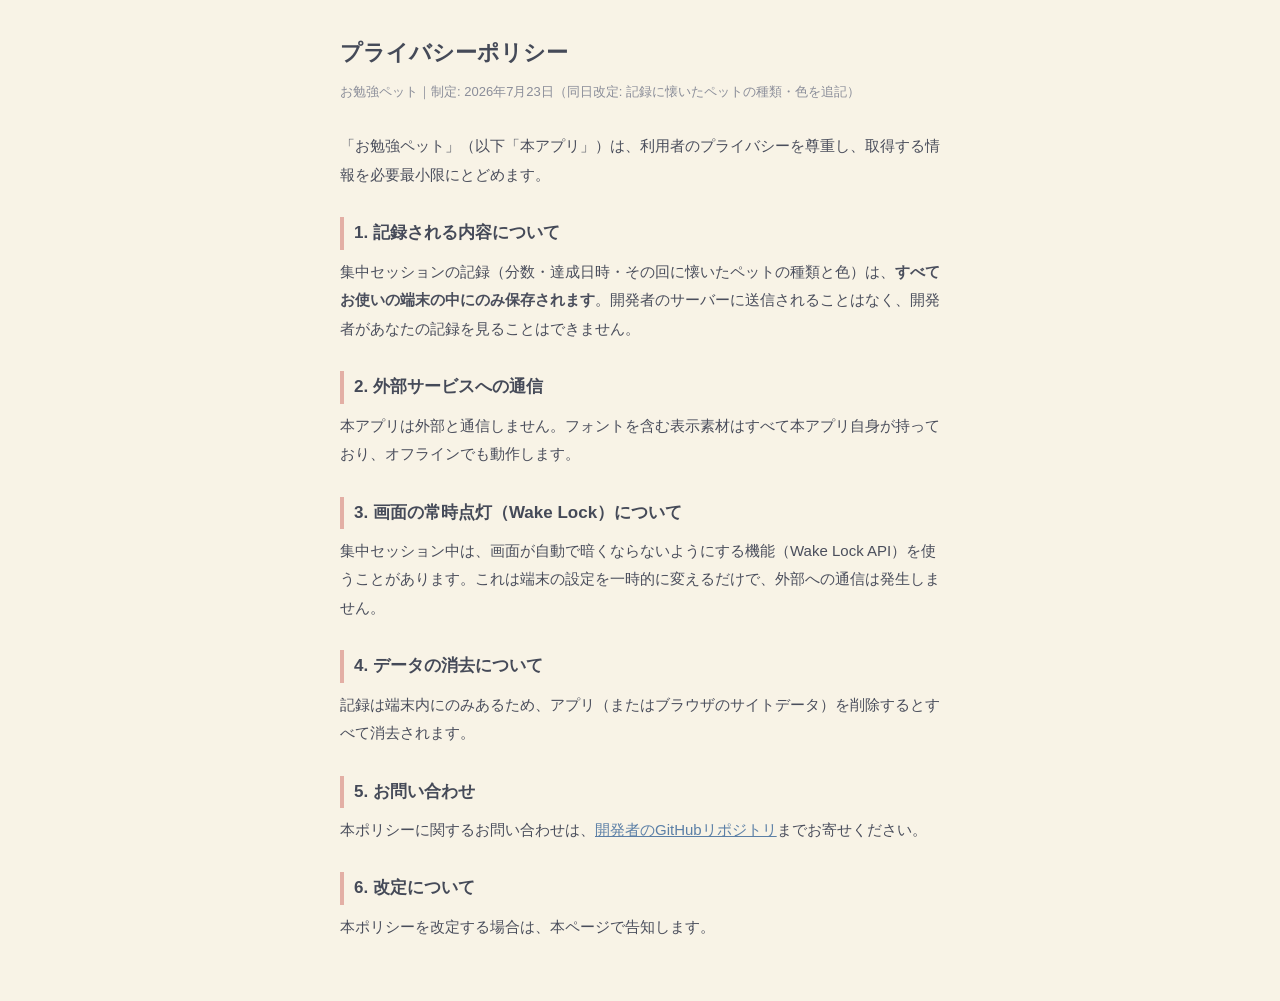
<file: privacy.html>
<!DOCTYPE html>
<html lang="ja">
<head>
<meta charset="UTF-8">
<meta name="viewport" content="width=device-width, initial-scale=1.0">
<title>プライバシーポリシー - お勉強ペット</title>
<style>
  * { margin: 0; padding: 0; box-sizing: border-box; }
  body {
    background: #f8f3e6;
    color: #454a58;
    font-family: 'Hiragino Sans', 'Yu Gothic', sans-serif;
    line-height: 1.9;
    padding: 32px 20px 60px;
    max-width: 640px;
    margin: 0 auto;
    font-size: 15px;
  }
  h1 { font-size: 22px; margin-bottom: 6px; }
  .date { color: #8a8d99; font-size: 13px; margin-bottom: 28px; }
  h2 {
    font-size: 17px;
    margin: 28px 0 8px;
    padding-left: 10px;
    border-left: 4px solid rgba(214, 130, 122, 0.6);
  }
  p, li { color: #4a4e5c; }
  ul { padding-left: 22px; }
  a { color: #5b7fa6; }
</style>
</head>
<body>
<h1>プライバシーポリシー</h1>
<p class="date">お勉強ペット｜制定: 2026年7月23日（同日改定: 記録に懐いたペットの種類・色を追記）</p>

<p>「お勉強ペット」（以下「本アプリ」）は、利用者のプライバシーを尊重し、取得する情報を必要最小限にとどめます。</p>

<h2>1. 記録される内容について</h2>
<p>集中セッションの記録（分数・達成日時・その回に懐いたペットの種類と色）は、<strong>すべてお使いの端末の中にのみ保存されます</strong>。開発者のサーバーに送信されることはなく、開発者があなたの記録を見ることはできません。</p>

<h2>2. 外部サービスへの通信</h2>
<p>本アプリは外部と通信しません。フォントを含む表示素材はすべて本アプリ自身が持っており、オフラインでも動作します。</p>

<h2>3. 画面の常時点灯（Wake Lock）について</h2>
<p>集中セッション中は、画面が自動で暗くならないようにする機能（Wake Lock API）を使うことがあります。これは端末の設定を一時的に変えるだけで、外部への通信は発生しません。</p>

<h2>4. データの消去について</h2>
<p>記録は端末内にのみあるため、アプリ（またはブラウザのサイトデータ）を削除するとすべて消去されます。</p>

<h2>5. お問い合わせ</h2>
<p>本ポリシーに関するお問い合わせは、<a href="https://github.com/Michael-Anderson-Official/paper-focus/issues">開発者のGitHubリポジトリ</a>までお寄せください。</p>

<h2>6. 改定について</h2>
<p>本ポリシーを改定する場合は、本ページで告知します。</p>
</body>
</html>
</file>
